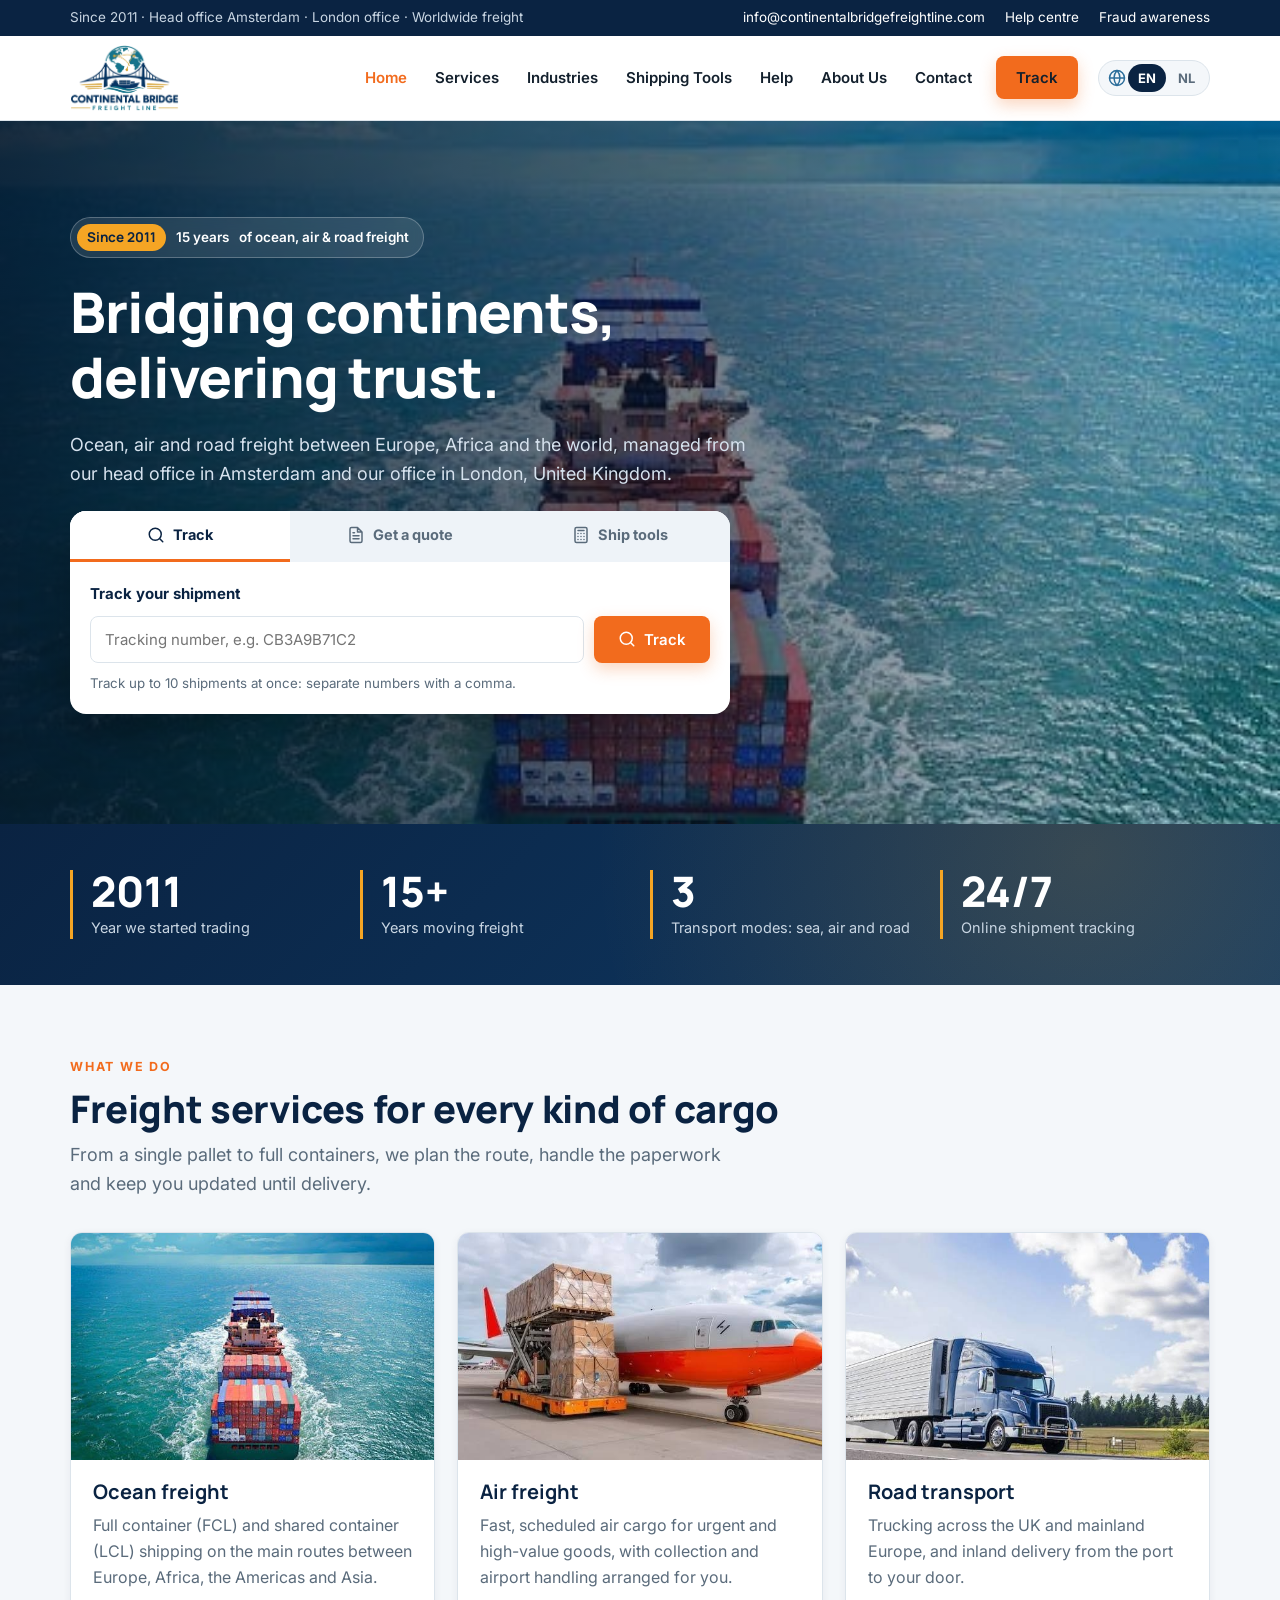
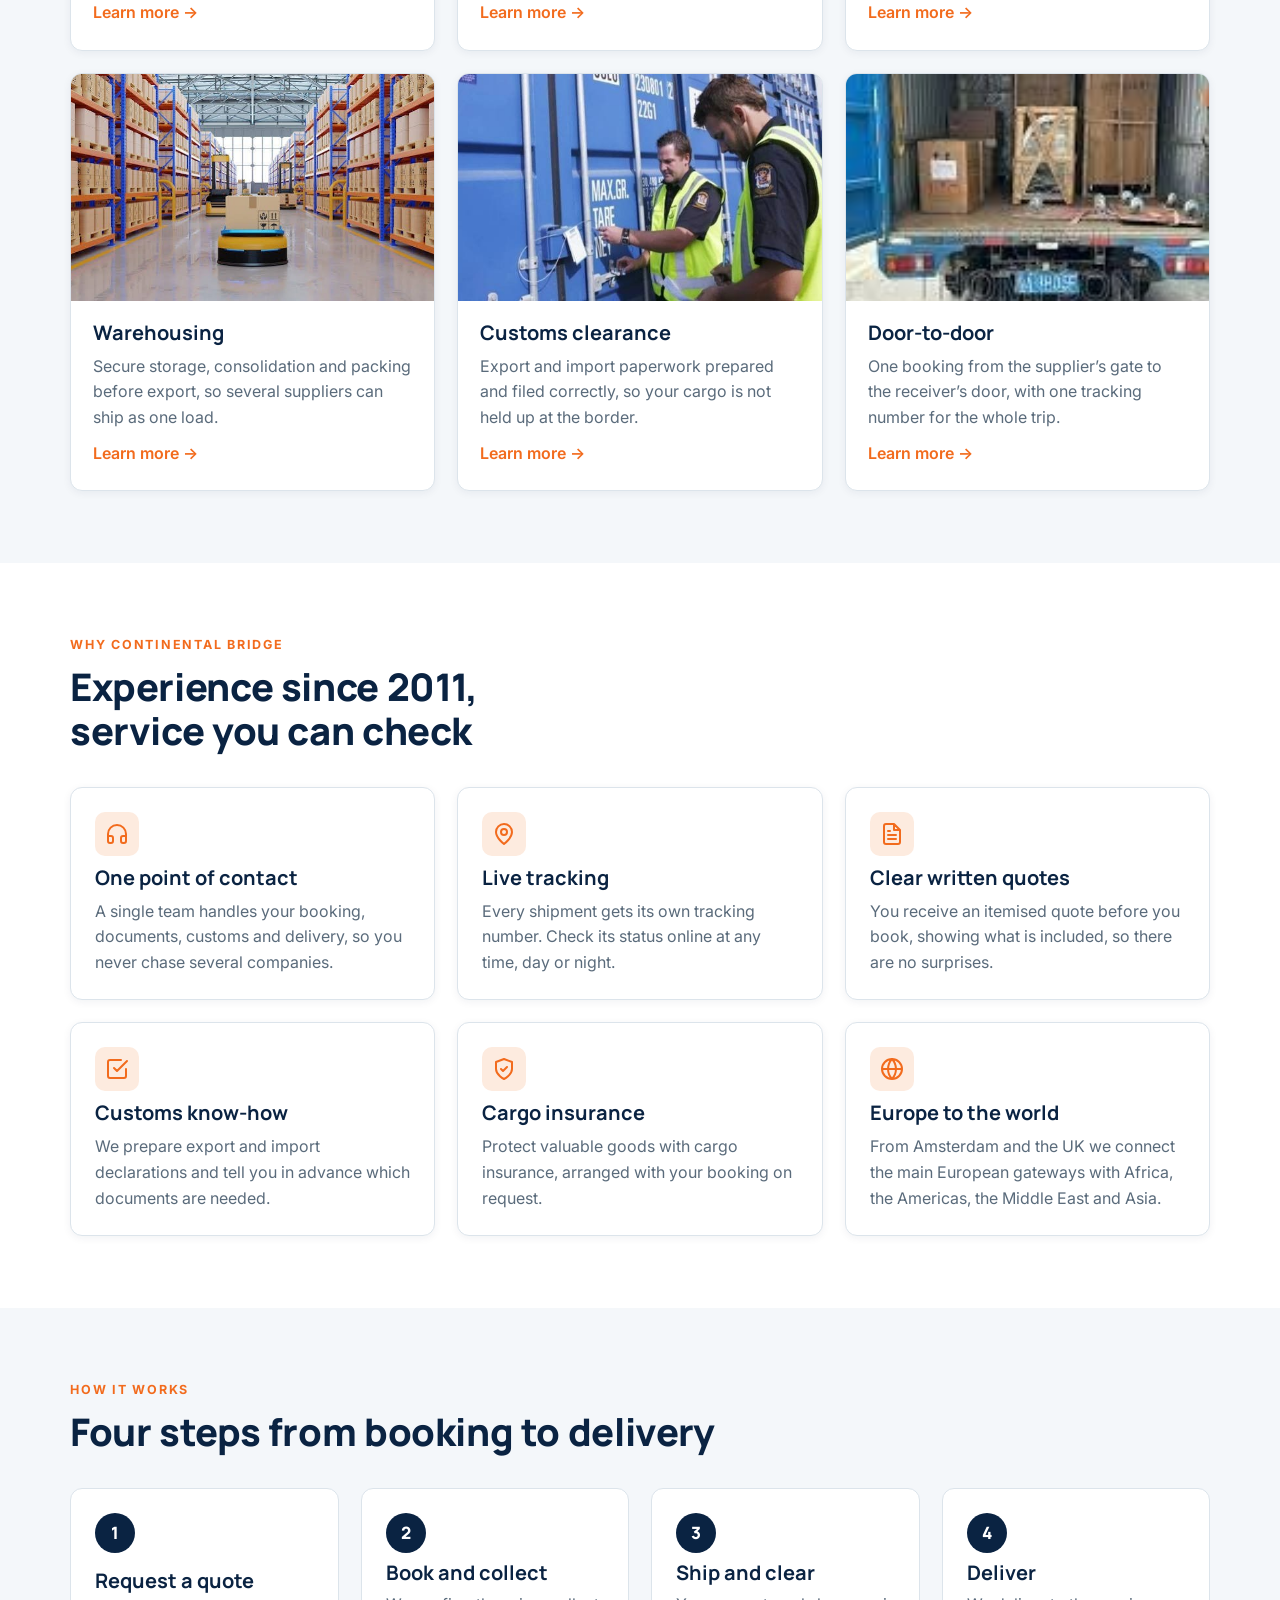
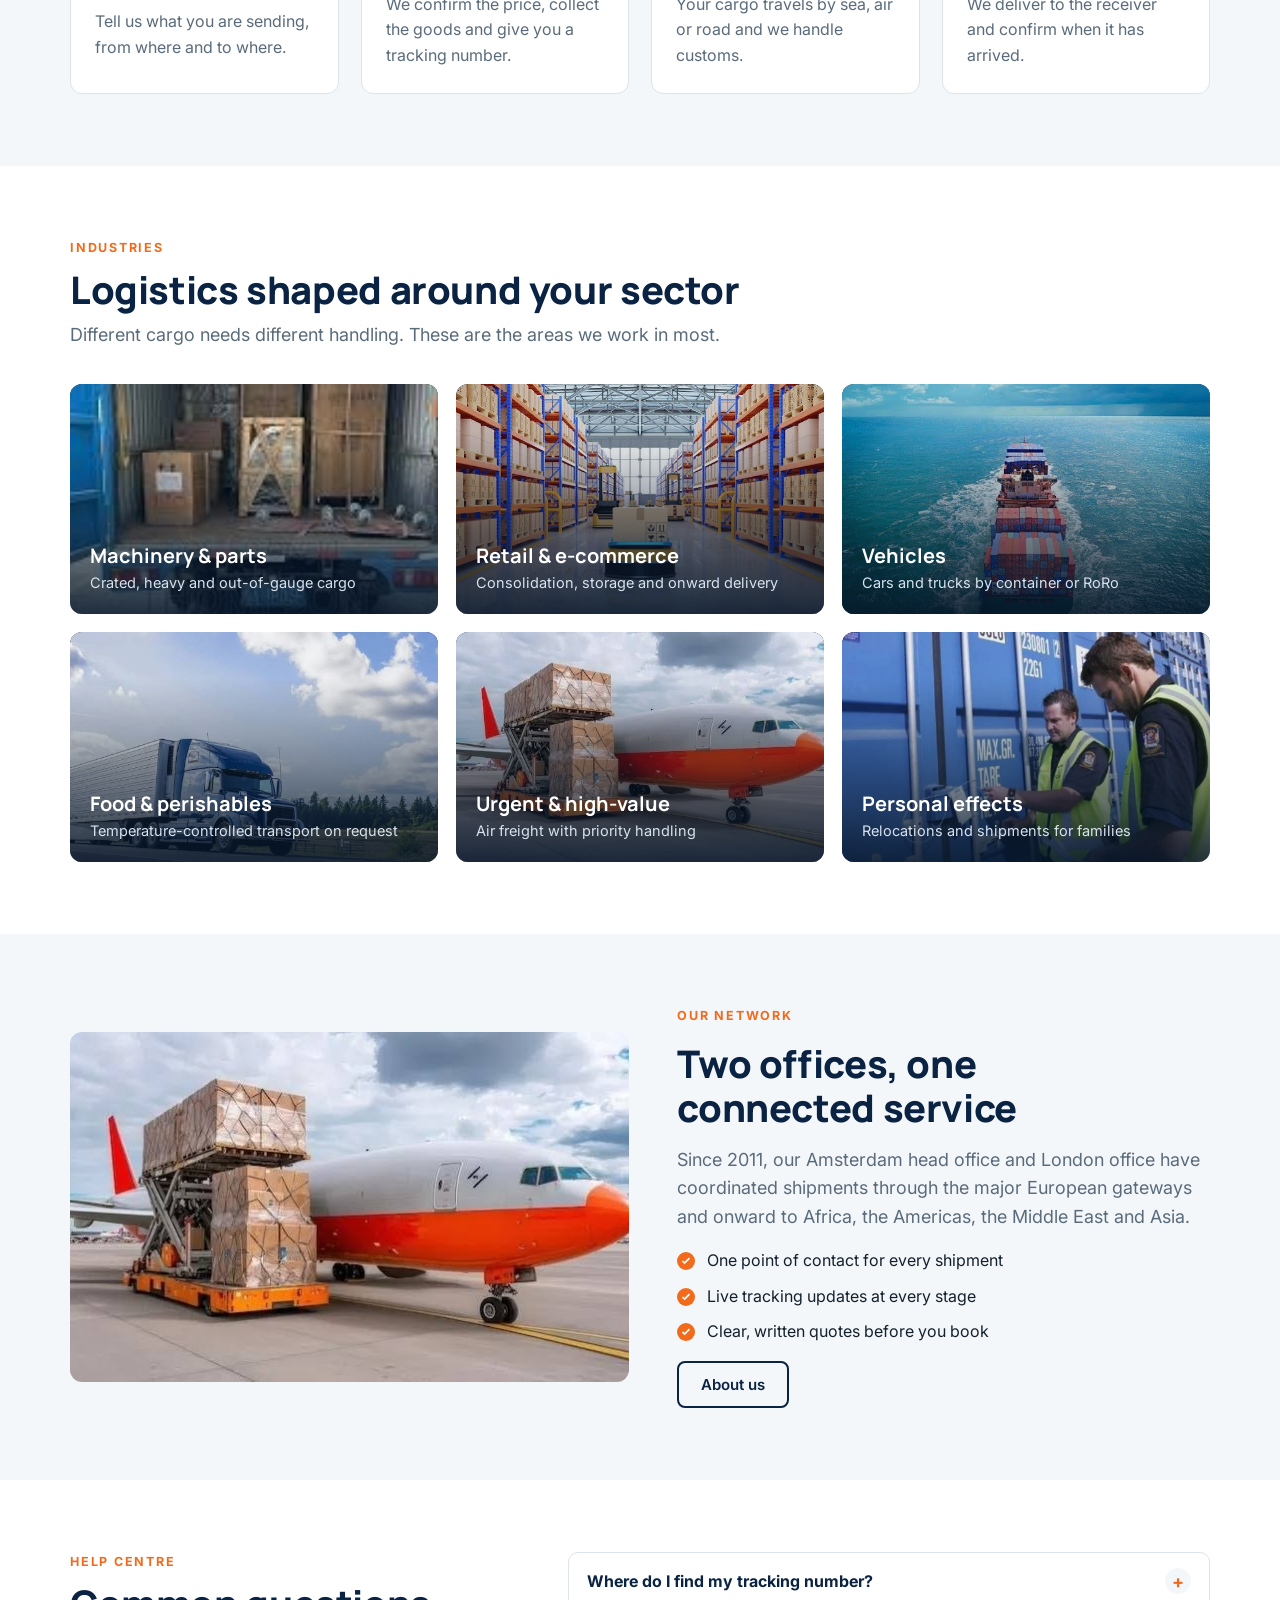
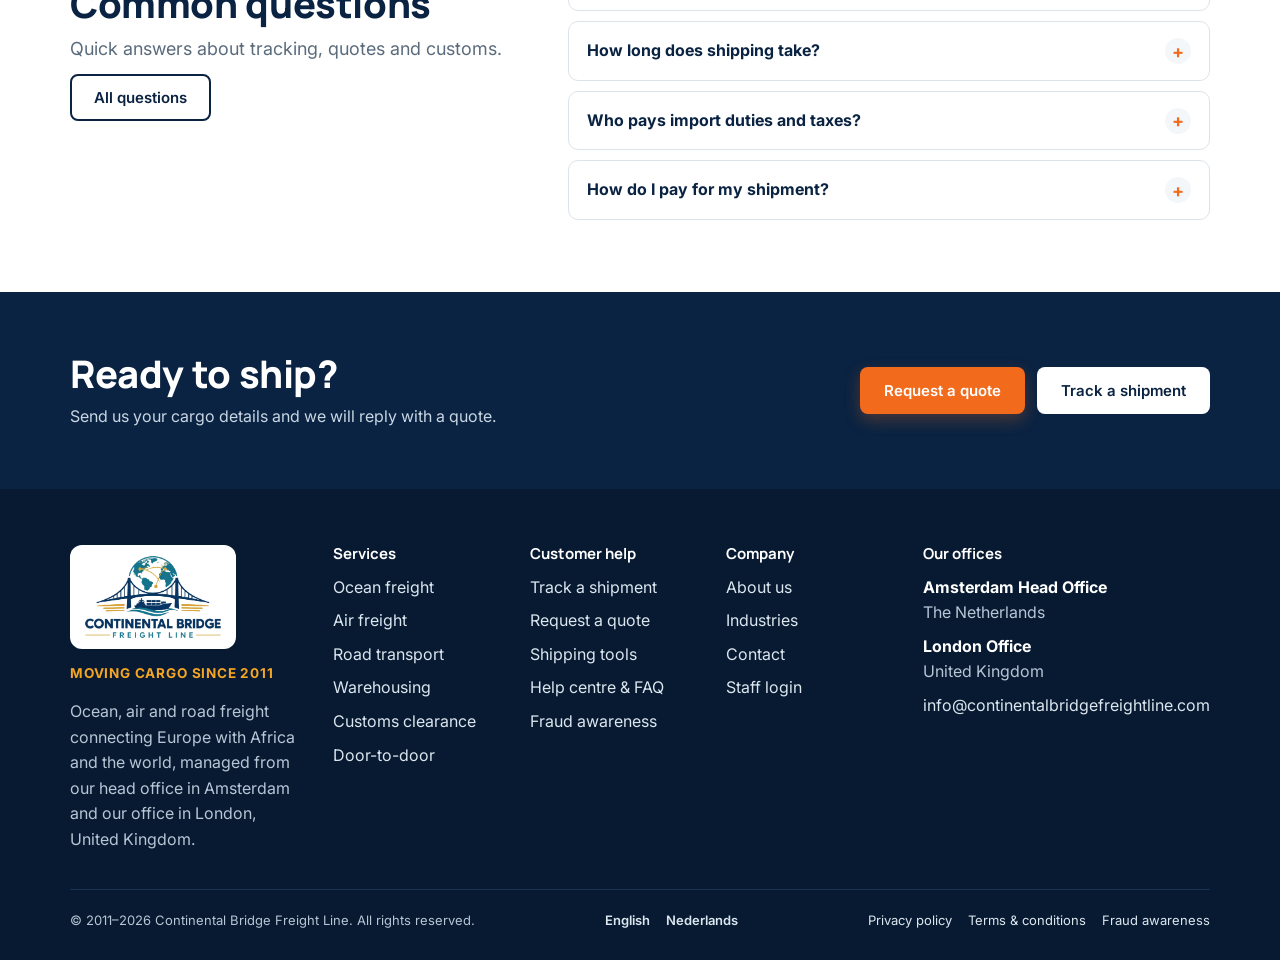
<file: index.html>
<!doctype html>
<html lang="en">
  <head>
    <meta charset="utf-8" />
    <meta name="viewport" content="width=device-width,initial-scale=1,viewport-fit=cover" />
    <title>Continental Bridge Freight Line | Ocean, Air &amp; Road Freight Since 2011</title>
    <meta name="description" content="Continental Bridge Freight Line: ocean, air and road freight since 2011 from our head office in Amsterdam and our office in London, United Kingdom. Track shipments online and request a quote." />
    <meta name="theme-color" content="#0a2342" />
    <meta property="og:type" content="website" />
    <meta property="og:site_name" content="Continental Bridge Freight Line" />
    <meta property="og:title" content="Continental Bridge Freight Line | Ocean, Air &amp; Road Freight Since 2011" />
    <meta property="og:description" content="Continental Bridge Freight Line: ocean, air and road freight since 2011 from our head office in Amsterdam and our office in London, United Kingdom. Track shipments online and request a quote." />
    <meta property="og:image" content="ocean-freight.jpg" />
    <link rel="icon" href="favicon.png" type="image/png" />
    <link rel="apple-touch-icon" href="apple-touch-icon.png" />
    <link rel="preconnect" href="https://fonts.googleapis.com" />
    <link rel="stylesheet" href="https://fonts.googleapis.com/css2?family=Inter:wght@400;500;600;700&family=Manrope:wght@600;700;800&display=swap" />
    <link rel="stylesheet" href="styles.css" />
    <script type="application/ld+json">
      {"@context":"https://schema.org","@type":"Organization","name":"Continental Bridge Freight Line","url":"https://www.continentalbridgefreightline.com/","logo":"https://www.continentalbridgefreightline.com/logo.png","foundingDate":"2011","email":"info@continentalbridgefreightline.com","description":"Ocean, air and road freight forwarding from its head office in Amsterdam and office in London, United Kingdom."}
    </script>
  </head>
  <body data-page="home">
    <div id="site-header"></div>
    <main id="main">
      <section class="hero">
        <img src="ocean-freight.jpg" alt="" width="1600" height="900" fetchpriority="high" />
        <div class="wrap">
          <span class="badge-since"><b>Since <span data-founded>2011</span></b><span data-years data-suffix=" years">15 years</span> of ocean, air &amp; road freight</span>
          <h1>Bridging continents, delivering trust.</h1>
          <p class="lead">
            Ocean, air and road freight between Europe, Africa and the world,
            managed from our head office in Amsterdam and our office in London, United Kingdom.
          </p>

          <div class="action-panel" id="actions">
            <div class="action-tabs" role="tablist" aria-label="What would you like to do?">
              <button role="tab" id="tab-track" aria-controls="pane-track" aria-selected="true"><svg class="ico" viewBox="0 0 24 24" aria-hidden="true"><path d="M11 19a8 8 0 1 0 0-16 8 8 0 0 0 0 16zM21 21l-4.3-4.3"/></svg><span>Track</span></button>
              <button role="tab" id="tab-quote" aria-controls="pane-quote" aria-selected="false" tabindex="-1"><svg class="ico" viewBox="0 0 24 24" aria-hidden="true"><path d="M14 2H6a2 2 0 0 0-2 2v16a2 2 0 0 0 2 2h12a2 2 0 0 0 2-2V8zM14 2v6h6M16 13H8M16 17H8M10 9H8"/></svg><span>Get a quote</span></button>
              <button role="tab" id="tab-tools" aria-controls="pane-tools" aria-selected="false" tabindex="-1"><svg class="ico" viewBox="0 0 24 24" aria-hidden="true"><path d="M6 2h12a2 2 0 0 1 2 2v16a2 2 0 0 1-2 2H6a2 2 0 0 1-2-2V4a2 2 0 0 1 2-2zM8 6h8M8 10h.01M12 10h.01M16 10h.01M8 14h.01M12 14h.01M16 14h.01M8 18h.01M12 18h.01M16 18h.01"/></svg><span>Ship tools</span></button>
            </div>

            <form class="action-body" id="pane-track" role="tabpanel" aria-labelledby="tab-track" action="track.html" method="get">
              <label for="hcode">Track your shipment</label>
              <div class="row">
                <input class="in" id="hcode" name="code" placeholder="Tracking number, e.g. CB3A9B71C2" autocomplete="off" required />
                <button class="btn btn-primary" type="submit"><svg class="ico" viewBox="0 0 24 24" aria-hidden="true"><path d="M11 19a8 8 0 1 0 0-16 8 8 0 0 0 0 16zM21 21l-4.3-4.3"/></svg>Track</button>
              </div>
              <small>Track up to 10 shipments at once: separate numbers with a comma.</small>
            </form>

            <form class="action-body" id="pane-quote" role="tabpanel" aria-labelledby="tab-quote" action="contact.html" method="get" hidden>
              <label for="qq-from">Where is your cargo going?</label>
              <div class="row">
                <input class="in" id="qq-from" name="from" placeholder="From (city, country)" autocomplete="off" />
                <input class="in" id="qq-to" name="to" placeholder="To (city, country)" autocomplete="off" />
              </div>
              <div class="row">
                <select class="in" name="mode" aria-label="Transport">
                  <option value="Ocean freight">By sea</option>
                  <option value="Air freight">By air</option>
                  <option value="Road transport">By road</option>
                  <option value="Not sure">Not sure yet</option>
                </select>
                <button class="btn btn-primary" type="submit">Continue →</button>
              </div>
              <small>No account needed. We reply with a written quote by email.</small>
            </form>

            <div class="action-body" id="pane-tools" role="tabpanel" aria-labelledby="tab-tools" hidden>
              <label>Plan your shipment</label>
              <div class="quick">
                <a class="chip" href="tools.html#volumetric"><svg class="ico" viewBox="0 0 24 24" aria-hidden="true"><path d="M21 8a2 2 0 0 0-1-1.73l-7-4a2 2 0 0 0-2 0l-7 4A2 2 0 0 0 3 8v8a2 2 0 0 0 1 1.73l7 4a2 2 0 0 0 2 0l7-4A2 2 0 0 0 21 16zM3.3 7 12 12l8.7-5M12 22V12"/></svg>Volumetric weight</a>
                <a class="chip" href="tools.html#cbm"><svg class="ico" viewBox="0 0 24 24" aria-hidden="true"><path d="M6 2h12a2 2 0 0 1 2 2v16a2 2 0 0 1-2 2H6a2 2 0 0 1-2-2V4a2 2 0 0 1 2-2zM8 6h8M8 10h.01M12 10h.01M16 10h.01M8 14h.01M12 14h.01M16 14h.01M8 18h.01M12 18h.01M16 18h.01"/></svg>CBM calculator</a>
                <a class="chip" href="tools.html#containers"><svg class="ico" viewBox="0 0 24 24" aria-hidden="true"><path d="M2 20a2.4 2.4 0 0 0 2 1 2.4 2.4 0 0 0 2-1 2.4 2.4 0 0 1 2-1 2.4 2.4 0 0 1 2 1 2.4 2.4 0 0 0 2 1 2.4 2.4 0 0 0 2-1 2.4 2.4 0 0 1 2-1 2.4 2.4 0 0 1 2 1 2.4 2.4 0 0 0 2 1 2.4 2.4 0 0 0 2-1M19.38 20A11.6 11.6 0 0 0 21 14l-9-4-9 4c0 2.9.94 5.34 2.81 7.76M19 13V7a2 2 0 0 0-2-2H7a2 2 0 0 0-2 2v6M12 10v4M12 2v3"/></svg>Container sizes</a>
                <a class="chip" href="tools.html#incoterms"><svg class="ico" viewBox="0 0 24 24" aria-hidden="true"><path d="M14 2H6a2 2 0 0 0-2 2v16a2 2 0 0 0 2 2h12a2 2 0 0 0 2-2V8zM14 2v6h6M16 13H8M16 17H8M10 9H8"/></svg>Incoterms</a>
                <a class="chip" href="tools.html#documents"><svg class="ico" viewBox="0 0 24 24" aria-hidden="true"><path d="M9 11l3 3L22 4M21 12v7a2 2 0 0 1-2 2H5a2 2 0 0 1-2-2V5a2 2 0 0 1 2-2h11"/></svg>Document checklist</a>
                <a class="chip" href="tools.html#restricted"><svg class="ico" viewBox="0 0 24 24" aria-hidden="true"><path d="M10.3 3.9 1.8 18a2 2 0 0 0 1.7 3h17a2 2 0 0 0 1.7-3L13.7 3.9a2 2 0 0 0-3.4 0zM12 9v4M12 17h.01"/></svg>Restricted items</a>
              </div>
            </div>
          </div>
        </div>
      </section>

      <section class="stats" aria-label="Company facts">
        <div class="wrap">
          <div class="stat"><b data-founded>2011</b><span>Year we started trading</span></div>
          <div class="stat"><b data-years data-suffix="+">15+</b><span>Years moving freight</span></div>
          <div class="stat"><b>3</b><span>Transport modes: sea, air and road</span></div>
          <div class="stat"><b>24/7</b><span>Online shipment tracking</span></div>
        </div>
      </section>

      <section class="section">
        <div class="wrap">
          <div class="section-head">
            <span class="eyebrow">What we do</span>
            <h2>Freight services for every kind of cargo</h2>
            <p class="lead">
              From a single pallet to full containers, we plan the route, handle
              the paperwork and keep you updated until delivery.
            </p>
          </div>
          <div class="grid g3">
            <article class="card">
              <div class="pic"><img src="ocean-freight.jpg" alt="Container ship at sea" loading="lazy" width="800" height="500" /></div>
              <div class="body">
                <h3>Ocean freight</h3>
                <p>Full container (FCL) and shared container (LCL) shipping on the main routes between Europe, Africa, the Americas and Asia.</p>
                <a class="more" href="services.html#ocean">Learn more →</a>
              </div>
            </article>
            <article class="card">
              <div class="pic"><img src="air-freight.jpg" alt="Cargo being loaded onto an aircraft" loading="lazy" width="800" height="500" /></div>
              <div class="body">
                <h3>Air freight</h3>
                <p>Fast, scheduled air cargo for urgent and high-value goods, with collection and airport handling arranged for you.</p>
                <a class="more" href="services.html#air">Learn more →</a>
              </div>
            </article>
            <article class="card">
              <div class="pic"><img src="road-freight.jpg" alt="Lorry on the motorway" loading="lazy" width="800" height="500" /></div>
              <div class="body">
                <h3>Road transport</h3>
                <p>Trucking across the UK and mainland Europe, and inland delivery from the port to your door.</p>
                <a class="more" href="services.html#road">Learn more →</a>
              </div>
            </article>
            <article class="card">
              <div class="pic"><img src="warehouse.jpg" alt="Warehouse aisles with stored goods" loading="lazy" width="800" height="500" /></div>
              <div class="body">
                <h3>Warehousing</h3>
                <p>Secure storage, consolidation and packing before export, so several suppliers can ship as one load.</p>
                <a class="more" href="services.html#warehouse">Learn more →</a>
              </div>
            </article>
            <article class="card">
              <div class="pic"><img src="customs.jpg" alt="Officers inspecting a sealed container" loading="lazy" width="800" height="500" /></div>
              <div class="body">
                <h3>Customs clearance</h3>
                <p>Export and import paperwork prepared and filed correctly, so your cargo is not held up at the border.</p>
                <a class="more" href="services.html#customs">Learn more →</a>
              </div>
            </article>
            <article class="card">
              <div class="pic"><img src="door-to-door.jpg" alt="Truck loaded with crated cargo" loading="lazy" width="800" height="500" /></div>
              <div class="body">
                <h3>Door-to-door</h3>
                <p>One booking from the supplier’s gate to the receiver’s door, with one tracking number for the whole trip.</p>
                <a class="more" href="services.html#door">Learn more →</a>
              </div>
            </article>
          </div>
        </div>
      </section>

      <section class="section alt">
        <div class="wrap">
          <div class="section-head">
            <span class="eyebrow">Why Continental Bridge</span>
            <h2>Experience since <span data-founded>2011</span>, service you can check</h2>
          </div>
          <div class="features">
            <div class="feature"><span class="icon"><svg class="" viewBox="0 0 24 24" aria-hidden="true"><path d="M3 18v-6a9 9 0 0 1 18 0v6M21 19a2 2 0 0 1-2 2h-1a2 2 0 0 1-2-2v-3a2 2 0 0 1 2-2h3zM3 19a2 2 0 0 0 2 2h1a2 2 0 0 0 2-2v-3a2 2 0 0 0-2-2H3z"/></svg></span><h3>One point of contact</h3><p>A single team handles your booking, documents, customs and delivery, so you never chase several companies.</p></div>
            <div class="feature"><span class="icon"><svg class="" viewBox="0 0 24 24" aria-hidden="true"><path d="M20 10c0 6-8 12-8 12s-8-6-8-12a8 8 0 0 1 16 0zM12 13a3 3 0 1 0 0-6 3 3 0 0 0 0 6z"/></svg></span><h3>Live tracking</h3><p>Every shipment gets its own tracking number. Check its status online at any time, day or night.</p></div>
            <div class="feature"><span class="icon"><svg class="" viewBox="0 0 24 24" aria-hidden="true"><path d="M14 2H6a2 2 0 0 0-2 2v16a2 2 0 0 0 2 2h12a2 2 0 0 0 2-2V8zM14 2v6h6M16 13H8M16 17H8M10 9H8"/></svg></span><h3>Clear written quotes</h3><p>You receive an itemised quote before you book, showing what is included, so there are no surprises.</p></div>
            <div class="feature"><span class="icon"><svg class="" viewBox="0 0 24 24" aria-hidden="true"><path d="M9 11l3 3L22 4M21 12v7a2 2 0 0 1-2 2H5a2 2 0 0 1-2-2V5a2 2 0 0 1 2-2h11"/></svg></span><h3>Customs know-how</h3><p>We prepare export and import declarations and tell you in advance which documents are needed.</p></div>
            <div class="feature"><span class="icon"><svg class="" viewBox="0 0 24 24" aria-hidden="true"><path d="M12 22s8-4 8-10V5l-8-3-8 3v7c0 6 8 10 8 10zM9 12l2 2 4-4"/></svg></span><h3>Cargo insurance</h3><p>Protect valuable goods with cargo insurance, arranged with your booking on request.</p></div>
            <div class="feature"><span class="icon"><svg class="" viewBox="0 0 24 24" aria-hidden="true"><path d="M12 22a10 10 0 1 0 0-20 10 10 0 0 0 0 20zM2 12h20M12 2a15.3 15.3 0 0 1 4 10 15.3 15.3 0 0 1-4 10 15.3 15.3 0 0 1-4-10 15.3 15.3 0 0 1 4-10z"/></svg></span><h3>Europe to the world</h3><p>From Amsterdam and the UK we connect the main European gateways with Africa, the Americas, the Middle East and Asia.</p></div>
          </div>
        </div>
      </section>

      <section class="section">
        <div class="wrap">
          <div class="section-head">
            <span class="eyebrow">How it works</span>
            <h2>Four steps from booking to delivery</h2>
          </div>
          <div class="grid g4 steps">
            <div class="stepc"><h3>Request a quote</h3><p>Tell us what you are sending, from where and to where.</p></div>
            <div class="stepc"><h3>Book and collect</h3><p>We confirm the price, collect the goods and give you a tracking number.</p></div>
            <div class="stepc"><h3>Ship and clear</h3><p>Your cargo travels by sea, air or road and we handle customs.</p></div>
            <div class="stepc"><h3>Deliver</h3><p>We deliver to the receiver and confirm when it has arrived.</p></div>
          </div>
        </div>
      </section>

      <section class="section alt">
        <div class="wrap">
          <div class="section-head">
            <span class="eyebrow">Industries</span>
            <h2>Logistics shaped around your sector</h2>
            <p class="lead">Different cargo needs different handling. These are the areas we work in most.</p>
          </div>
          <div class="tiles">
            <a class="tile" href="industries.html#machinery"><img src="door-to-door.jpg" alt="" loading="lazy" /><div class="t"><h3>Machinery &amp; parts</h3><p>Crated, heavy and out-of-gauge cargo</p></div></a>
            <a class="tile" href="industries.html#retail"><img src="warehouse.jpg" alt="" loading="lazy" /><div class="t"><h3>Retail &amp; e-commerce</h3><p>Consolidation, storage and onward delivery</p></div></a>
            <a class="tile" href="industries.html#vehicles"><img src="ocean-freight.jpg" alt="" loading="lazy" /><div class="t"><h3>Vehicles</h3><p>Cars and trucks by container or RoRo</p></div></a>
            <a class="tile" href="industries.html#perishables"><img src="road-freight.jpg" alt="" loading="lazy" /><div class="t"><h3>Food &amp; perishables</h3><p>Temperature-controlled transport on request</p></div></a>
            <a class="tile" href="industries.html#urgent"><img src="air-freight.jpg" alt="" loading="lazy" /><div class="t"><h3>Urgent &amp; high-value</h3><p>Air freight with priority handling</p></div></a>
            <a class="tile" href="industries.html#personal"><img src="customs.jpg" alt="" loading="lazy" /><div class="t"><h3>Personal effects</h3><p>Relocations and shipments for families</p></div></a>
          </div>
        </div>
      </section>

      <section class="section">
        <div class="wrap split">
          <img src="air-freight.jpg" alt="Cargo being loaded onto a freight aircraft" width="1200" height="600" loading="lazy" />
          <div class="text">
            <span class="eyebrow">Our network</span>
            <h2>Two offices, one connected service</h2>
            <p class="lead">
              Since <span data-founded>2011</span>, our Amsterdam head office and London office have coordinated shipments
              through the major European gateways and onward to Africa, the
              Americas, the Middle East and Asia.
            </p>
            <ul class="ticks">
              <li>One point of contact for every shipment</li>
              <li>Live tracking updates at every stage</li>
              <li>Clear, written quotes before you book</li>
            </ul>
            <div><a class="btn btn-outline" href="about.html">About us</a></div>
          </div>
        </div>
      </section>

      <section class="section alt">
        <div class="wrap with-side faq-split">
          <div class="section-head" style="margin: 0">
            <span class="eyebrow">Help centre</span>
            <h2>Common questions</h2>
            <p class="lead">Quick answers about tracking, quotes and customs.</p>
            <div><a class="btn btn-outline" href="help.html">All questions</a></div>
          </div>
          <div class="faq">
            <details><summary>Where do I find my tracking number?</summary><div class="a"><p>It is on your booking confirmation and receipt. It starts with <b>CB</b> followed by letters and numbers. Enter it on the <a href="track.html">tracking page</a>.</p></div></details>
            <details><summary>How long does shipping take?</summary><div class="a"><p>It depends on the route and transport. As a guide, air freight takes a few days, road freight within Europe a few days to a week, and ocean freight several weeks. Your quote shows the expected transit time.</p></div></details>
            <details><summary>Who pays import duties and taxes?</summary><div class="a"><p>It depends on the Incoterm agreed between buyer and seller. Usually the receiver pays import duties and VAT. See our <a href="tools.html#incoterms">Incoterms guide</a>.</p></div></details>
            <details><summary>How do I pay for my shipment?</summary><div class="a"><p>We send an invoice by email from our company address with our bank details. We never ask for payment by gift card, cryptocurrency or money transfer apps. <a href="fraud.html">Read our fraud advice</a>.</p></div></details>
          </div>
        </div>
      </section>

      <section class="band">
        <div class="wrap">
          <div style="display: grid; gap: 8px">
            <h2>Ready to ship?</h2>
            <p>Send us your cargo details and we will reply with a quote.</p>
          </div>
          <div style="display: flex; gap: 12px; flex-wrap: wrap">
            <a class="btn btn-primary" href="contact.html#quote">Request a quote</a><a class="btn btn-light" href="track.html">Track a shipment</a>
          </div>
        </div>
      </section>

    </main>
    <div id="site-footer"></div>
    <script src="config.js"></script>
    <script src="nl.js"></script>
    <script src="i18n.js"></script>
    <script src="site.js"></script>
  </body>
</html>
</file>
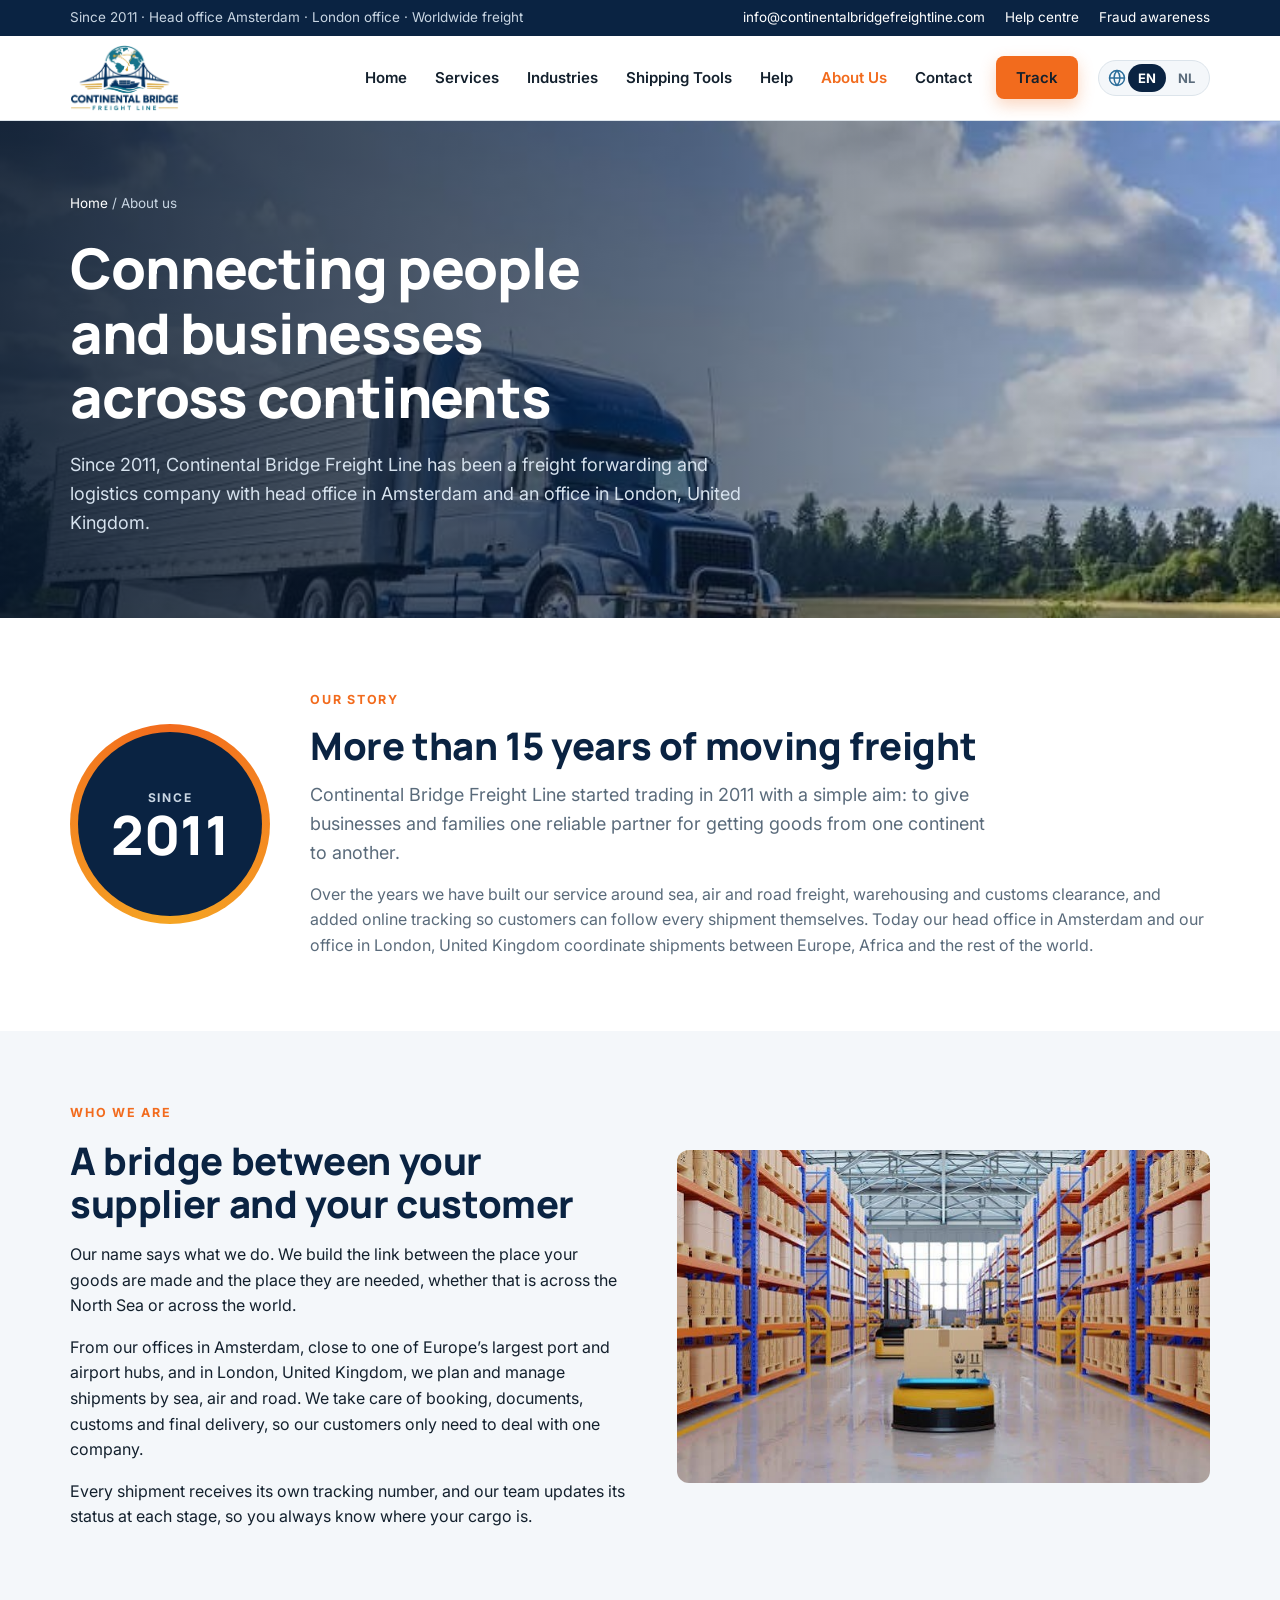
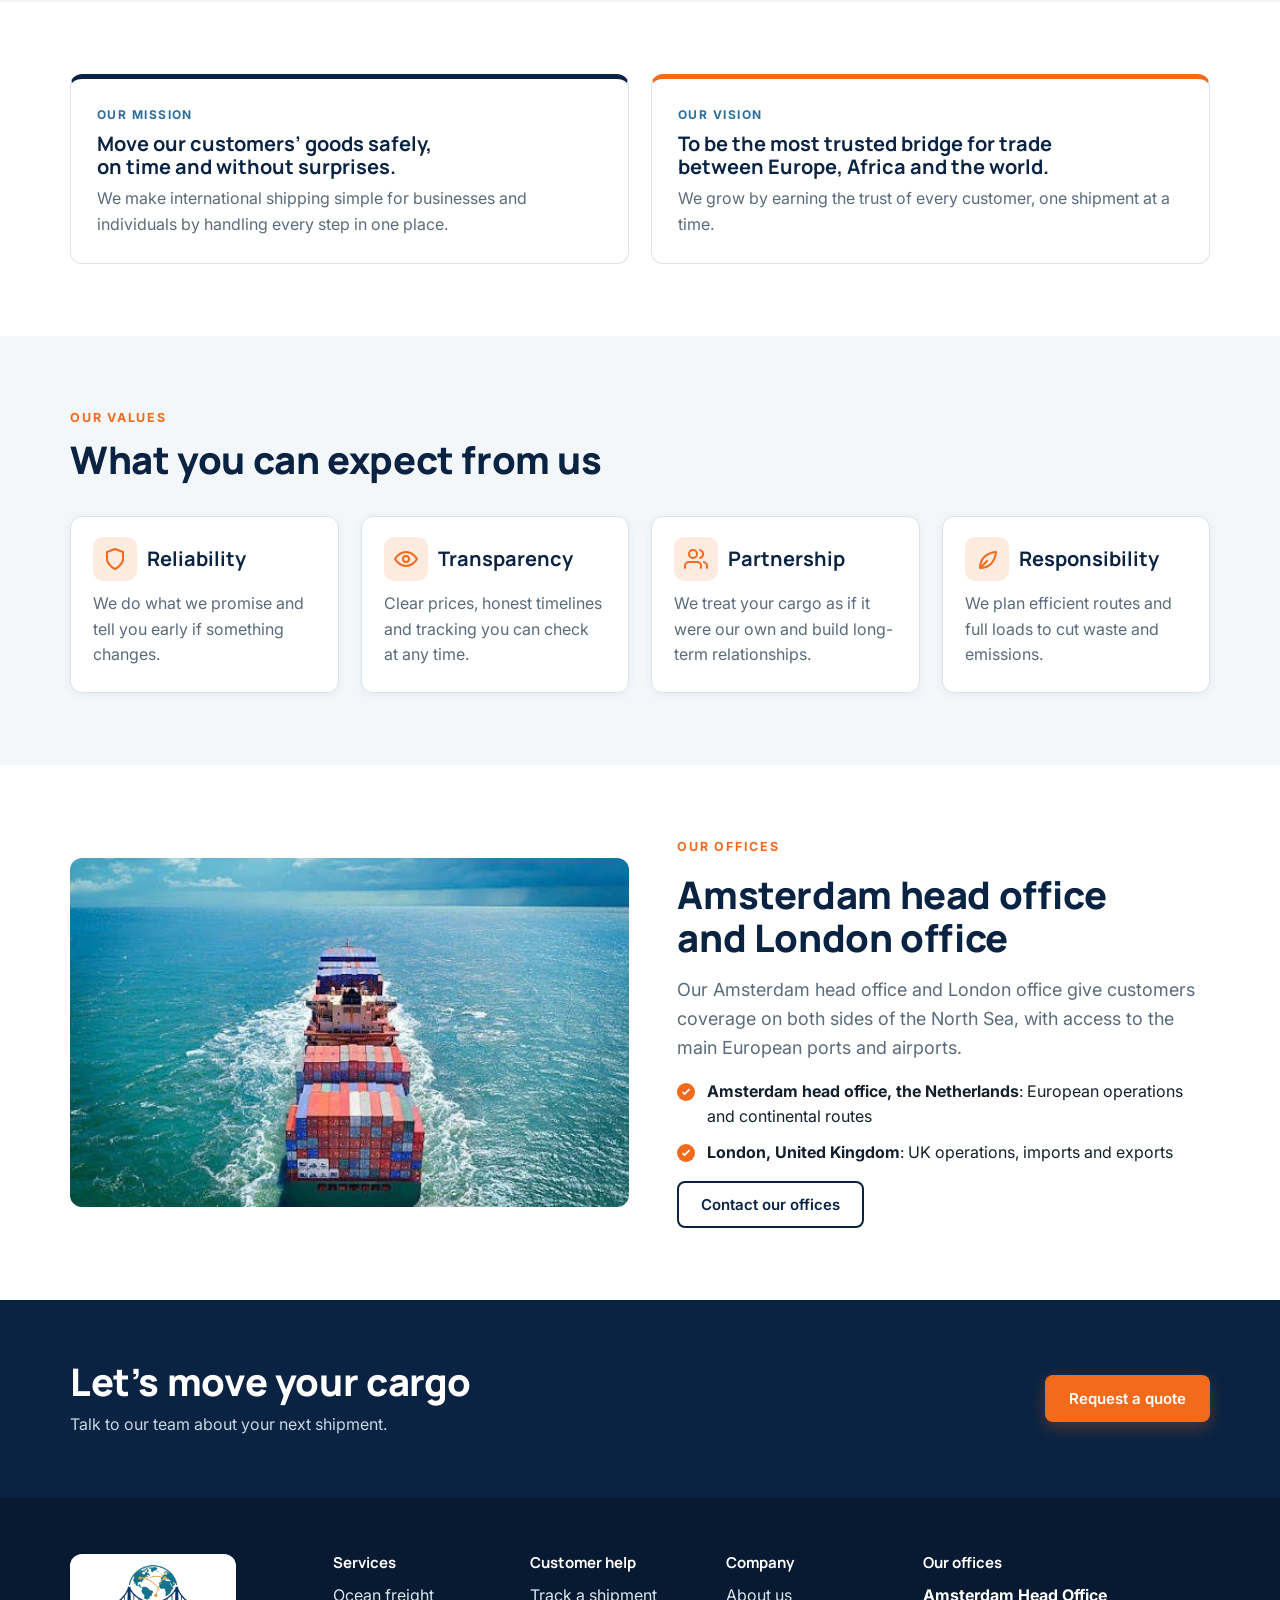
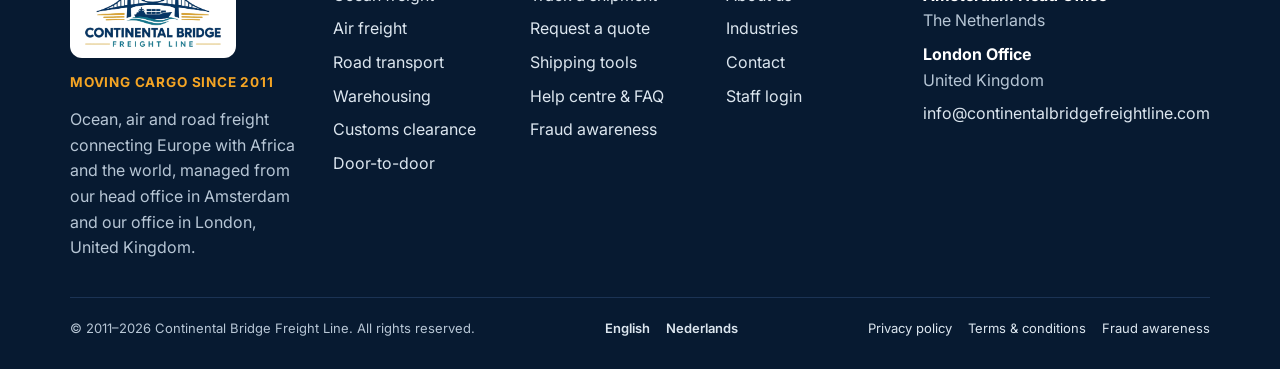
<file: about.html>
<!doctype html>
<html lang="en">
  <head>
    <meta charset="utf-8" />
    <meta
      name="viewport"
      content="width=device-width,initial-scale=1,viewport-fit=cover"
    />
    <title>About Us | Continental Bridge Freight Line</title>
    <meta
      name="description"
      content="Who we are: Continental Bridge Freight Line, freight forwarding and logistics with head office in Amsterdam and our office in London, United Kingdom."
    />
    <meta
      property="og:title"
      content="About Us | Continental Bridge Freight Line"
    />
    <meta
      property="og:description"
      content="Who we are: Continental Bridge Freight Line, freight forwarding and logistics with head office in Amsterdam and our office in London, United Kingdom."
    />
    <meta property="og:image" content="ocean-freight.jpg" />
    <link rel="icon" href="favicon.png" type="image/png" />
    <link rel="apple-touch-icon" href="apple-touch-icon.png" />
    <link rel="preconnect" href="https://fonts.googleapis.com" />
    <link
      rel="stylesheet"
      href="https://fonts.googleapis.com/css2?family=Inter:wght@400;500;600;700&family=Manrope:wght@600;700;800&display=swap"
    />
    <link rel="stylesheet" href="styles.css" />
  </head>
  <body data-page="about">
    <div id="site-header"></div>
    <main id="main">
      <section class="hero page-hero">
        <img src="road-freight.jpg" alt="" width="1200" height="600" />
        <div class="wrap">
          <nav class="crumbs" aria-label="Breadcrumb"><a href="index.html">Home</a> / About us</nav>
          <h1>Connecting people and businesses across continents</h1>
          <p class="lead">
            Since <span data-founded>2011</span>, Continental Bridge Freight Line has been a freight forwarding and
            logistics company with head office in Amsterdam and an office in London, United
            Kingdom.
          </p>
        </div>
      </section>

      <section class="section alt">
        <div class="wrap story">
          <div class="year-badge" aria-hidden="true"><div><small>Since</small><b data-founded>2011</b></div></div>
          <div style="display: grid; gap: 14px">
            <span class="eyebrow">Our story</span>
            <h2>More than <span data-years>15</span> years of moving freight</h2>
            <p class="lead">
              Continental Bridge Freight Line started trading in <span data-founded>2011</span> with a simple aim: to give
              businesses and families one reliable partner for getting goods from one continent to another.
            </p>
            <p style="color: var(--muted)">
              Over the years we have built our service around sea, air and road freight, warehousing and customs
              clearance, and added online tracking so customers can follow every shipment themselves. Today our
              head office in Amsterdam and our office in London, United Kingdom coordinate shipments between Europe, Africa and the rest of the world.
            </p>
          </div>
        </div>
      </section>

      <section class="section">
        <div class="wrap split">
          <div class="text">
            <span class="eyebrow">Who we are</span>
            <h2>A bridge between your supplier and your customer</h2>
            <p>
              Our name says what we do. We build the link between the place your
              goods are made and the place they are needed, whether that is
              across the North Sea or across the world.
            </p>
            <p>
              From our offices in Amsterdam, close to one of Europe’s largest
              port and airport hubs, and in London, United Kingdom, we plan and
              manage shipments by sea, air and road. We take care of booking,
              documents, customs and final delivery, so our customers only need
              to deal with one company.
            </p>
            <p>
              Every shipment receives its own tracking number, and our team
              updates its status at each stage, so you always know where your
              cargo is.
            </p>
          </div>
          <img
            src="warehouse.jpg"
            alt="Goods stored and prepared for export in our warehouse"
            width="800"
            height="500"
            loading="lazy"
          />
        </div>
      </section>

      <section class="section alt">
        <div class="wrap">
          <div class="grid g2">
            <div class="office" style="border-top-color: var(--navy)">
              <span class="tag">Our mission</span>
              <h3>
                Move our customers’ goods safely, on time and without surprises.
              </h3>
              <p style="color: var(--muted)">
                We make international shipping simple for businesses and
                individuals by handling every step in one place.
              </p>
            </div>
            <div class="office">
              <span class="tag">Our vision</span>
              <h3>
                To be the most trusted bridge for trade between Europe, Africa
                and the world.
              </h3>
              <p style="color: var(--muted)">
                We grow by earning the trust of every customer, one shipment at
                a time.
              </p>
            </div>
          </div>
        </div>
      </section>

      <section class="section values">
        <div class="wrap">
          <div class="section-head">
            <span class="eyebrow">Our values</span>
            <h2>What you can expect from us</h2>
          </div>
          <div class="grid g4">
            <article class="card">
              <div class="body">
                <h3>
                  <span class="icon"
                    ><svg viewBox="0 0 24 24" aria-hidden="true">
                      <path
                        d="M12 22s8-4 8-10V5l-8-3-8 3v7c0 6 8 10 8 10z"
                      /></svg></span
                  >Reliability
                </h3>
                <p>
                  We do what we promise and tell you early if something changes.
                </p>
              </div>
            </article>
            <article class="card">
              <div class="body">
                <h3>
                  <span class="icon"
                    ><svg viewBox="0 0 24 24" aria-hidden="true">
                      <path
                        d="M1 12s4-7 11-7 11 7 11 7-4 7-11 7S1 12 1 12zM12 15a3 3 0 1 0 0-6 3 3 0 0 0 0 6z"
                      /></svg></span
                  >Transparency
                </h3>
                <p>
                  Clear prices, honest timelines and tracking you can check at
                  any time.
                </p>
              </div>
            </article>
            <article class="card">
              <div class="body">
                <h3>
                  <span class="icon"
                    ><svg viewBox="0 0 24 24" aria-hidden="true">
                      <path
                        d="M17 21v-2a4 4 0 0 0-4-4H5a4 4 0 0 0-4 4v2M9 11a4 4 0 1 0 0-8 4 4 0 0 0 0 8zM23 21v-2a4 4 0 0 0-3-3.9M16 3.1a4 4 0 0 1 0 7.8"
                      /></svg></span
                  >Partnership
                </h3>
                <p>
                  We treat your cargo as if it were our own and build long-term
                  relationships.
                </p>
              </div>
            </article>
            <article class="card">
              <div class="body">
                <h3>
                  <span class="icon"
                    ><svg viewBox="0 0 24 24" aria-hidden="true">
                      <path
                        d="M5 21c0-9 6-15 16-16-1 10-7 16-16 16zM5 21l7-7"
                      /></svg></span
                  >Responsibility
                </h3>
                <p>
                  We plan efficient routes and full loads to cut waste and
                  emissions.
                </p>
              </div>
            </article>
          </div>
        </div>
      </section>

      <section class="section alt">
        <div class="wrap split">
          <img
            src="ocean-freight.jpg"
            alt="Container ship carrying cargo across the ocean"
            width="1200"
            height="600"
            loading="lazy"
          />
          <div class="text">
            <span class="eyebrow">Our offices</span>
            <h2>Amsterdam head office and London office</h2>
            <p class="lead">
              Our Amsterdam head office and London office give customers coverage on both sides of the
              North Sea, with access to the main European ports and airports.
            </p>
            <ul class="ticks">
              <li>
                <b>Amsterdam head office, the Netherlands</b>: European operations and
                continental routes
              </li>
              <li><b>London, United Kingdom</b>: UK operations, imports and exports</li>
            </ul>
            <div>
              <a class="btn btn-outline" href="contact.html"
                >Contact our offices</a
              >
            </div>
          </div>
        </div>
      </section>

      <section class="band">
        <div class="wrap">
          <div style="display: grid; gap: 8px">
            <h2>Let’s move your cargo</h2>
            <p>Talk to our team about your next shipment.</p>
          </div>
          <a class="btn btn-primary" href="contact.html#quote"
            >Request a quote</a
          >
        </div>
      </section>
    </main>
    <div id="site-footer"></div>
    <script src="config.js"></script>
    <script src="nl.js"></script>
    <script src="i18n.js"></script>
    <script src="site.js"></script>
  </body>
</html>
</file>
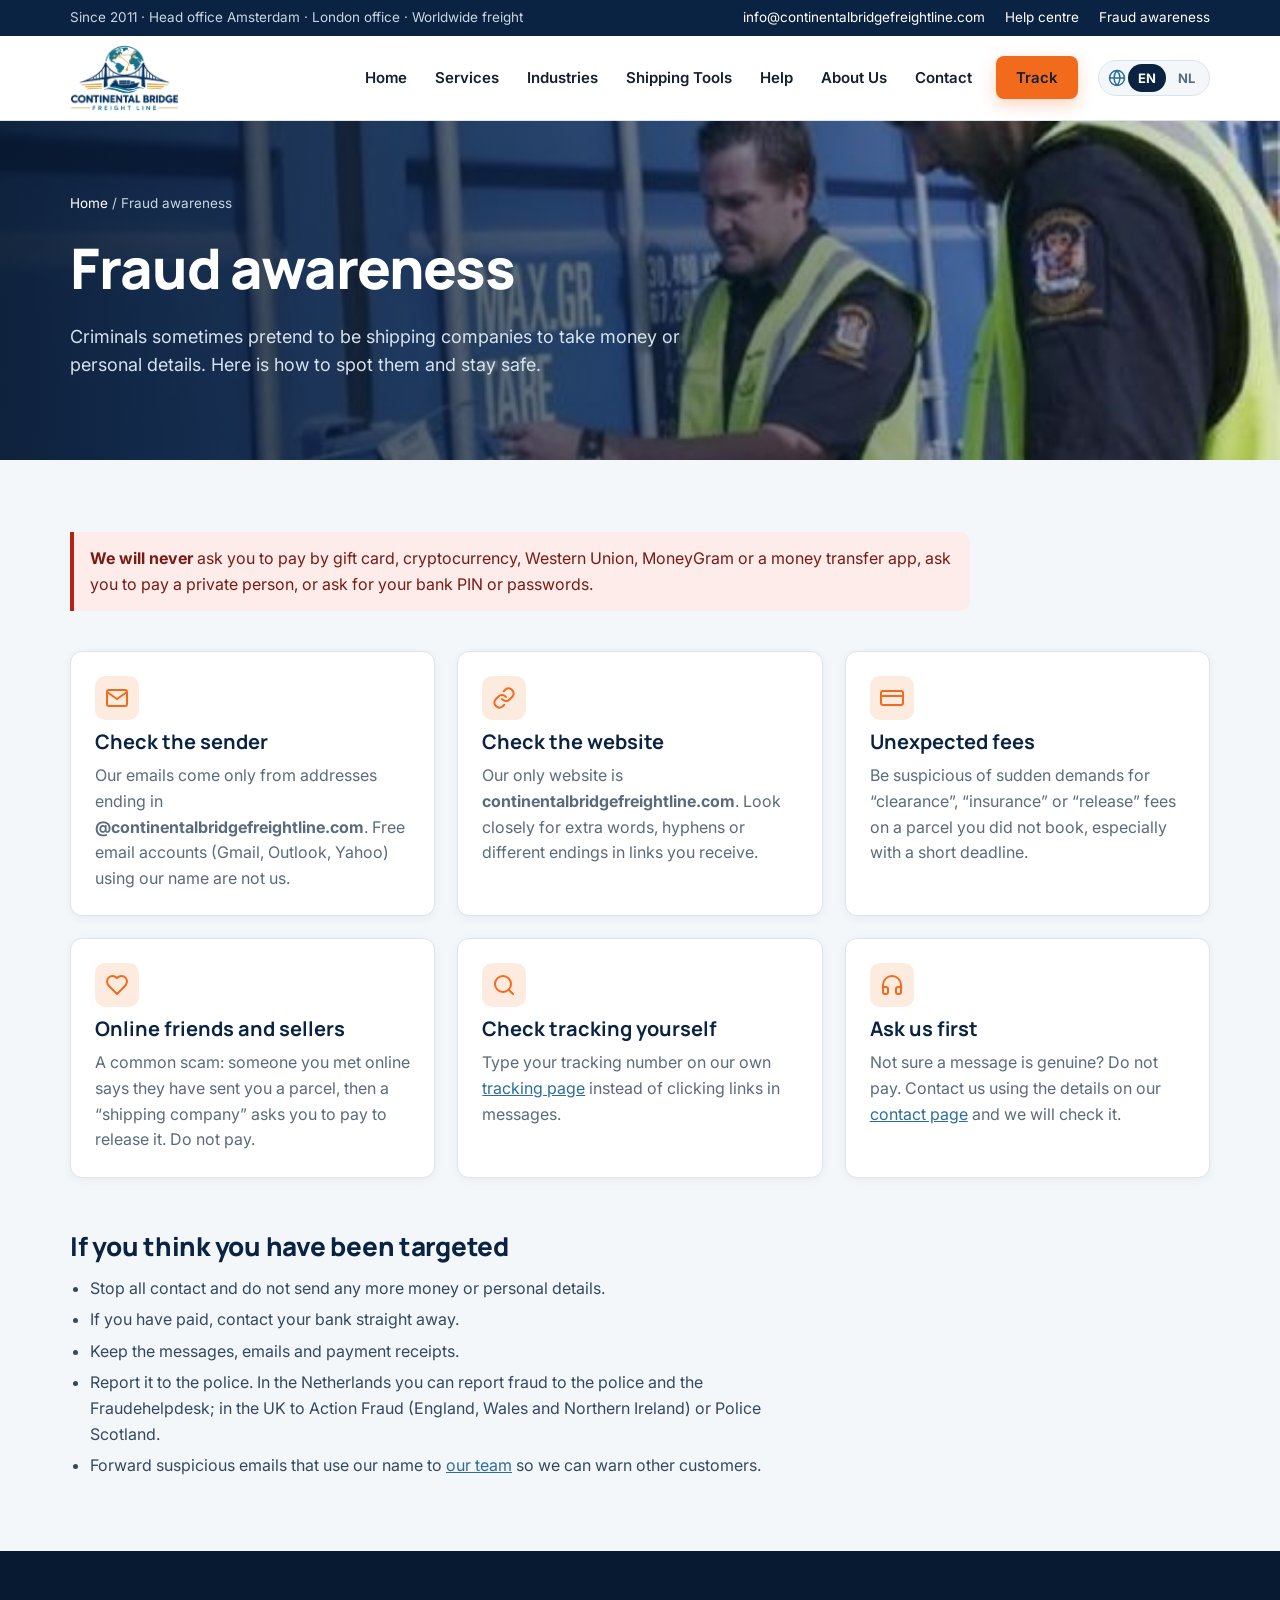
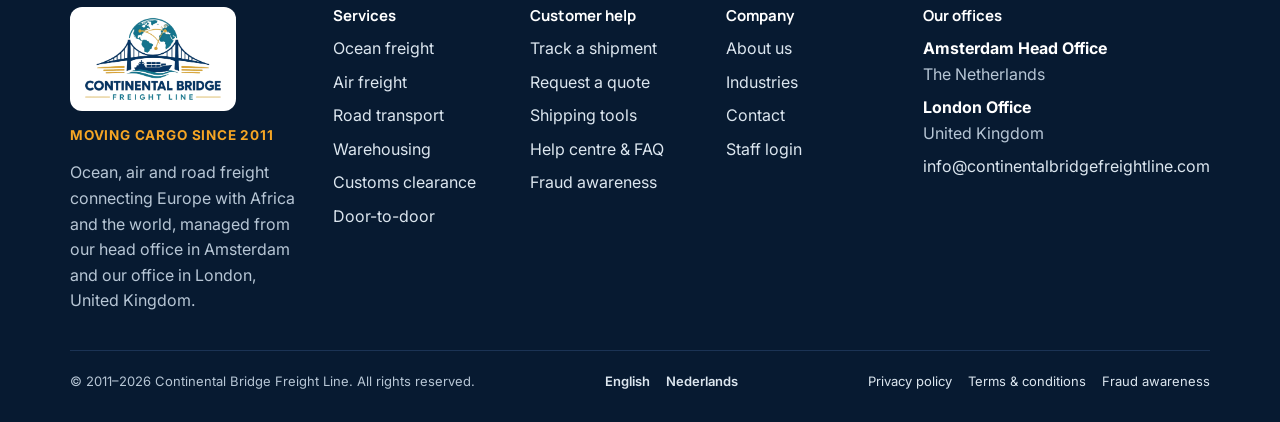
<file: fraud.html>
<!doctype html>
<html lang="en">
  <head>
    <meta charset="utf-8" />
    <meta name="viewport" content="width=device-width,initial-scale=1,viewport-fit=cover" />
    <title>Fraud Awareness | Continental Bridge Freight Line</title>
    <meta name="description" content="How to recognise fake shipping messages and payment scams that use our name, and what to do if you are targeted." />
    <meta name="theme-color" content="#0a2342" />
    <meta property="og:type" content="website" />
    <meta property="og:site_name" content="Continental Bridge Freight Line" />
    <meta property="og:title" content="Fraud Awareness | Continental Bridge Freight Line" />
    <meta property="og:description" content="How to recognise fake shipping messages and payment scams that use our name, and what to do if you are targeted." />
    <meta property="og:image" content="ocean-freight.jpg" />
    <link rel="icon" href="favicon.png" type="image/png" />
    <link rel="apple-touch-icon" href="apple-touch-icon.png" />
    <link rel="preconnect" href="https://fonts.googleapis.com" />
    <link rel="stylesheet" href="https://fonts.googleapis.com/css2?family=Inter:wght@400;500;600;700&family=Manrope:wght@600;700;800&display=swap" />
    <link rel="stylesheet" href="styles.css" />
  </head>
  <body data-page="fraud">
    <div id="site-header"></div>
    <main id="main">
      <section class="hero page-hero">
        <img src="customs.jpg" alt="" width="800" height="500" />
        <div class="wrap">
          <nav class="crumbs" aria-label="Breadcrumb"><a href="index.html">Home</a> / Fraud awareness</nav>
          <h1>Fraud awareness</h1>
          <p class="lead">Criminals sometimes pretend to be shipping companies to take money or personal details. Here is how to spot them and stay safe.</p>
        </div>
      </section>
      <section class="section">
        <div class="wrap" style="display: grid; gap: 40px">
          <div class="note alert" style="max-width: 900px"><b>We will never</b> ask you to pay by gift card, cryptocurrency, Western Union, MoneyGram or a money transfer app, ask you to pay a private person, or ask for your bank PIN or passwords.</div>
          <div class="features">
            <div class="feature"><span class="icon"><svg class="" viewBox="0 0 24 24" aria-hidden="true"><path d="M4 4h16a2 2 0 0 1 2 2v12a2 2 0 0 1-2 2H4a2 2 0 0 1-2-2V6a2 2 0 0 1 2-2zM22 6l-10 7L2 6"/></svg></span><h3>Check the sender</h3><p>Our emails come only from addresses ending in <b>@continentalbridgefreightline.com</b>. Free email accounts (Gmail, Outlook, Yahoo) using our name are not us.</p></div>
            <div class="feature"><span class="icon"><svg class="" viewBox="0 0 24 24" aria-hidden="true"><path d="M10 13a5 5 0 0 0 7.5.5l3-3a5 5 0 0 0-7-7l-1.7 1.7M14 11a5 5 0 0 0-7.5-.5l-3 3a5 5 0 0 0 7 7l1.7-1.7"/></svg></span><h3>Check the website</h3><p>Our only website is <b>continentalbridgefreightline.com</b>. Look closely for extra words, hyphens or different endings in links you receive.</p></div>
            <div class="feature"><span class="icon"><svg class="" viewBox="0 0 24 24" aria-hidden="true"><path d="M3 5h18a2 2 0 0 1 2 2v10a2 2 0 0 1-2 2H3a2 2 0 0 1-2-2V7a2 2 0 0 1 2-2zM1 10h22"/></svg></span><h3>Unexpected fees</h3><p>Be suspicious of sudden demands for “clearance”, “insurance” or “release” fees on a parcel you did not book, especially with a short deadline.</p></div>
            <div class="feature"><span class="icon"><svg class="" viewBox="0 0 24 24" aria-hidden="true"><path d="M19 14c1.5-1.5 3-3.2 3-5.5A5.5 5.5 0 0 0 16.5 3c-1.8 0-3 .5-4.5 2-1.5-1.5-2.7-2-4.5-2A5.5 5.5 0 0 0 2 8.5c0 2.3 1.5 4 3 5.5l7 7z"/></svg></span><h3>Online friends and sellers</h3><p>A common scam: someone you met online says they have sent you a parcel, then a “shipping company” asks you to pay to release it. Do not pay.</p></div>
            <div class="feature"><span class="icon"><svg class="" viewBox="0 0 24 24" aria-hidden="true"><path d="M11 19a8 8 0 1 0 0-16 8 8 0 0 0 0 16zM21 21l-4.3-4.3"/></svg></span><h3>Check tracking yourself</h3><p>Type your tracking number on our own <a href="track.html">tracking page</a> instead of clicking links in messages.</p></div>
            <div class="feature"><span class="icon"><svg class="" viewBox="0 0 24 24" aria-hidden="true"><path d="M3 18v-6a9 9 0 0 1 18 0v6M21 19a2 2 0 0 1-2 2h-1a2 2 0 0 1-2-2v-3a2 2 0 0 1 2-2h3zM3 19a2 2 0 0 0 2 2h1a2 2 0 0 0 2-2v-3a2 2 0 0 0-2-2H3z"/></svg></span><h3>Ask us first</h3><p>Not sure a message is genuine? Do not pay. Contact us using the details on our <a href="contact.html">contact page</a> and we will check it.</p></div>
          </div>
          <div class="prose">
            <h2>If you think you have been targeted</h2>
            <ul>
              <li>Stop all contact and do not send any more money or personal details.</li>
              <li>If you have paid, contact your bank straight away.</li>
              <li>Keep the messages, emails and payment receipts.</li>
              <li>Report it to the police. In the Netherlands you can report fraud to the police and the Fraudehelpdesk; in the UK to Action Fraud (England, Wales and Northern Ireland) or Police Scotland.</li>
              <li>Forward suspicious emails that use our name to <a class="fraud-mail" href="contact.html">our team</a> so we can warn other customers.</li>
            </ul>
          </div>
        </div>
      </section>

    </main>
    <div id="site-footer"></div>
    <script src="config.js"></script>
    <script src="nl.js"></script>
    <script src="i18n.js"></script>
    <script src="site.js"></script>
  </body>
</html>
</file>
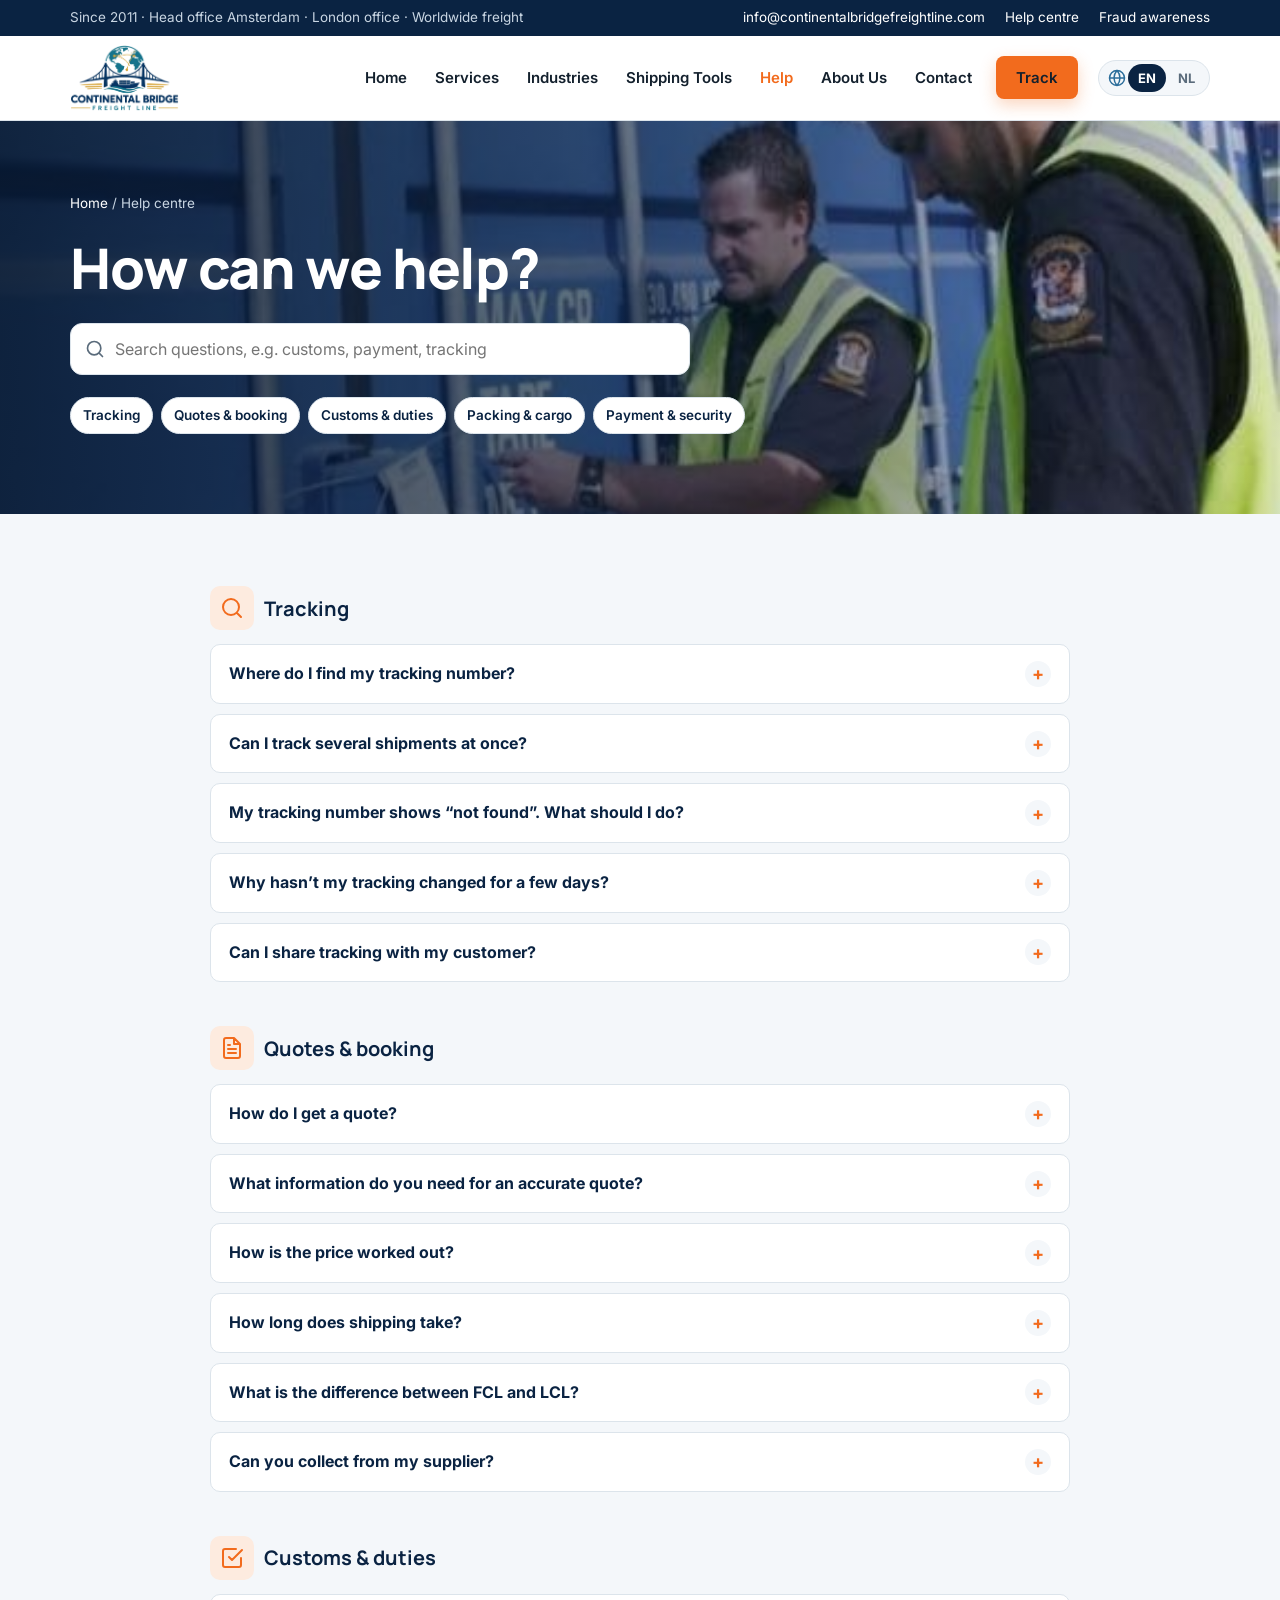
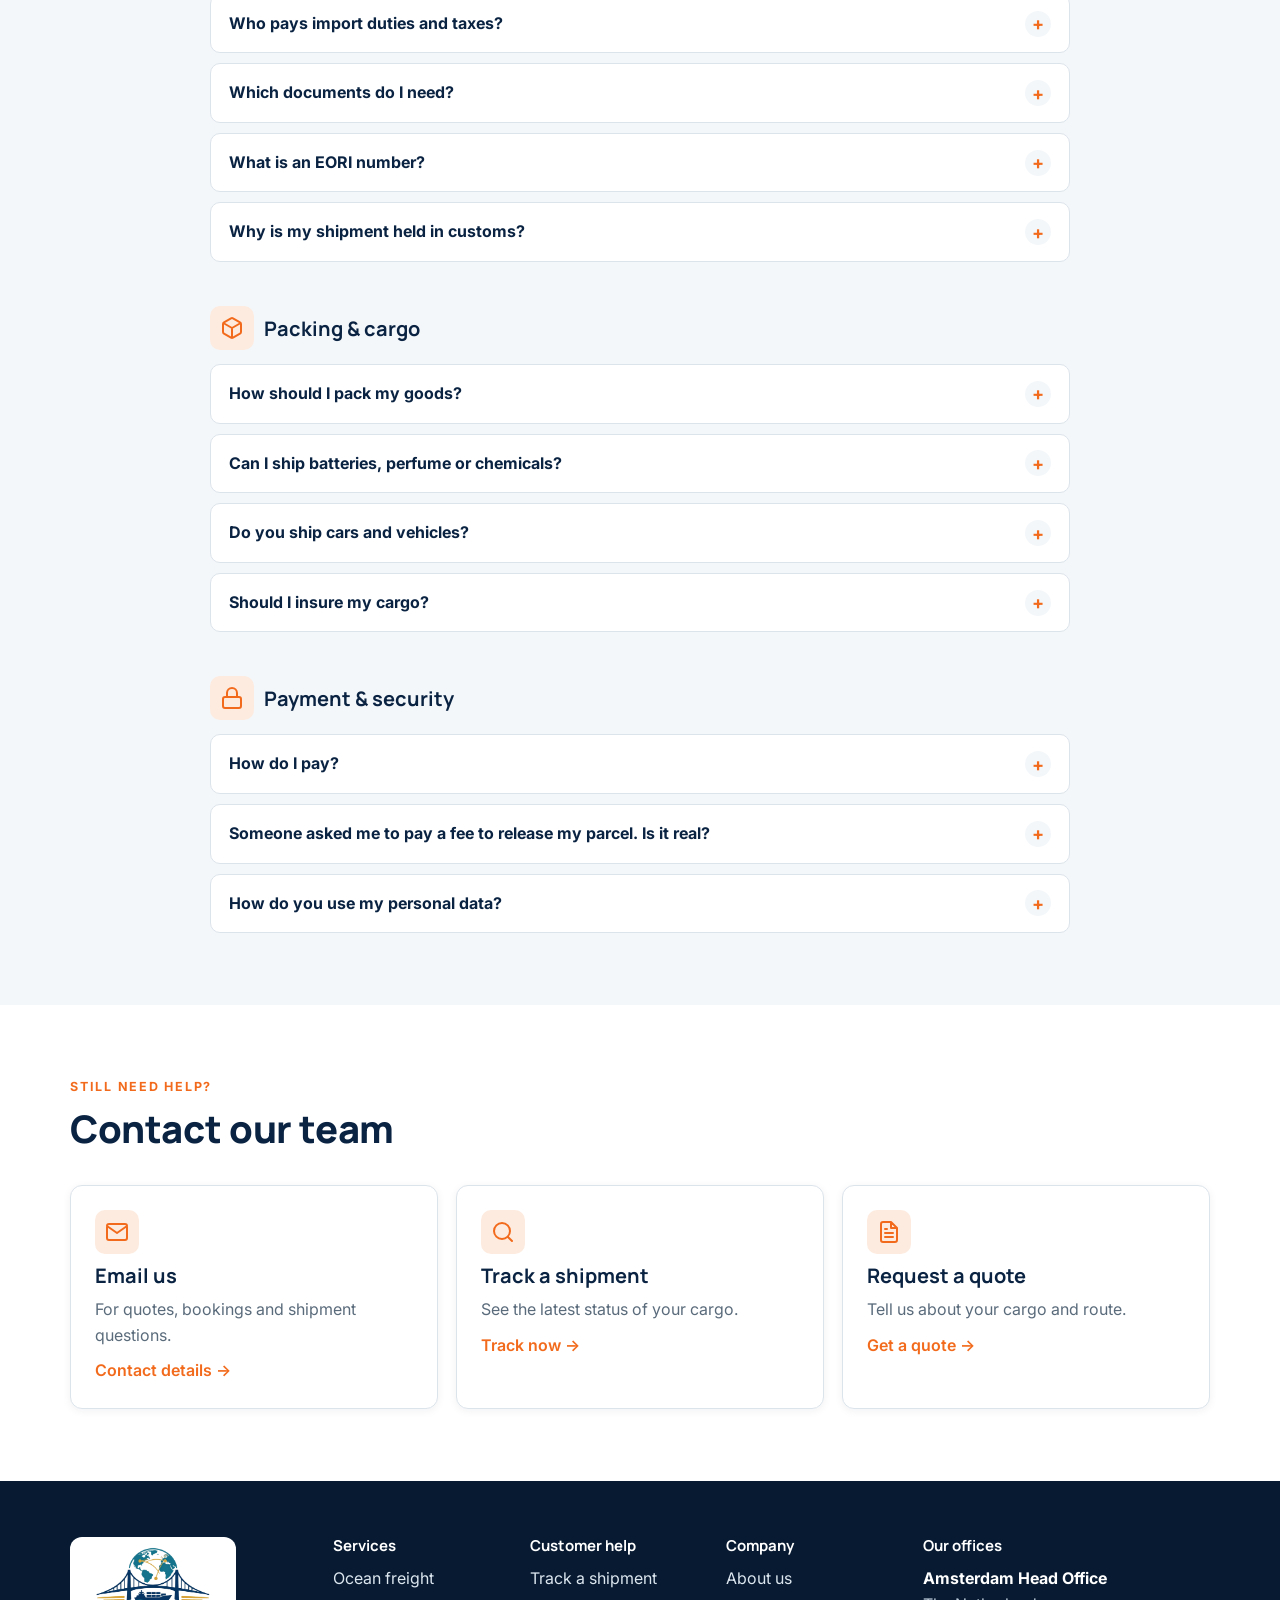
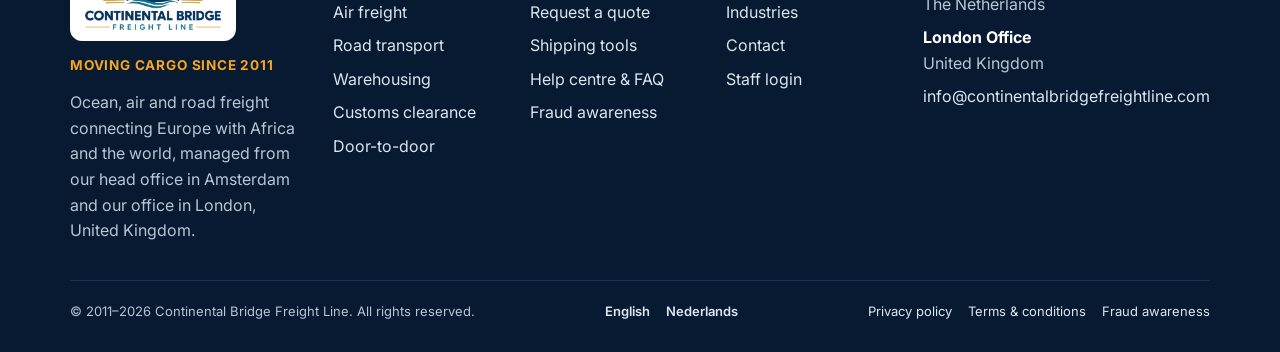
<file: help.html>
<!doctype html>
<html lang="en">
  <head>
    <meta charset="utf-8" />
    <meta name="viewport" content="width=device-width,initial-scale=1,viewport-fit=cover" />
    <title>Help Centre &amp; FAQ | Continental Bridge Freight Line</title>
    <meta name="description" content="Answers to common questions about tracking, quotes, customs, duties, packing and payments with Continental Bridge Freight Line." />
    <meta name="theme-color" content="#0a2342" />
    <meta property="og:type" content="website" />
    <meta property="og:site_name" content="Continental Bridge Freight Line" />
    <meta property="og:title" content="Help Centre &amp; FAQ | Continental Bridge Freight Line" />
    <meta property="og:description" content="Answers to common questions about tracking, quotes, customs, duties, packing and payments with Continental Bridge Freight Line." />
    <meta property="og:image" content="ocean-freight.jpg" />
    <link rel="icon" href="favicon.png" type="image/png" />
    <link rel="apple-touch-icon" href="apple-touch-icon.png" />
    <link rel="preconnect" href="https://fonts.googleapis.com" />
    <link rel="stylesheet" href="https://fonts.googleapis.com/css2?family=Inter:wght@400;500;600;700&family=Manrope:wght@600;700;800&display=swap" />
    <link rel="stylesheet" href="styles.css" />
  </head>
  <body data-page="help">
    <div id="site-header"></div>
    <main id="main">
      <section class="hero page-hero">
        <img src="customs.jpg" alt="" width="800" height="500" />
        <div class="wrap">
          <nav class="crumbs" aria-label="Breadcrumb"><a href="index.html">Home</a> / Help centre</nav>
          <h1>How can we help?</h1>
          <div class="searchbar">
            <svg class="ico" viewBox="0 0 24 24" aria-hidden="true"><path d="M11 19a8 8 0 1 0 0-16 8 8 0 0 0 0 16zM21 21l-4.3-4.3"/></svg>
            <input class="in" type="search" id="faqSearch" placeholder="Search questions, e.g. customs, payment, tracking" aria-label="Search help" autocomplete="off" />
          </div>
          <div class="topic-links">
            <a class="chip" href="#tracking">Tracking</a>
            <a class="chip" href="#booking">Quotes &amp; booking</a>
            <a class="chip" href="#customs">Customs &amp; duties</a>
            <a class="chip" href="#packing">Packing &amp; cargo</a>
            <a class="chip" href="#payment">Payment &amp; security</a>
          </div>
        </div>
      </section>

      <section class="section">
        <div class="wrap" style="max-width: 900px; display: grid; gap: 44px" id="faqWrap">
          <p class="msg info" id="faqEmpty" hidden>No questions match your search. <a href="contact.html">Ask our team</a> instead.</p>

          <div class="faq-group" id="tracking">
            <h3><span class="icon"><svg class="" viewBox="0 0 24 24" aria-hidden="true"><path d="M11 19a8 8 0 1 0 0-16 8 8 0 0 0 0 16zM21 21l-4.3-4.3"/></svg></span>Tracking</h3>
            <div class="faq">
              <details><summary>Where do I find my tracking number?</summary><div class="a"><p>Your tracking number is on your booking confirmation, receipt and in the email we send when your shipment is booked. It starts with <b>CB</b>.</p></div></details>
              <details><summary>Can I track several shipments at once?</summary><div class="a"><p>Yes. On the <a href="track.html">tracking page</a> enter up to 10 tracking numbers separated by commas or spaces.</p></div></details>
              <details><summary>My tracking number shows “not found”. What should I do?</summary><div class="a"><p>Check the number for typing mistakes (the letter O and the number 0 are easy to mix up). New bookings can take a few hours to appear. If it still does not work, email us with your booking details.</p></div></details>
              <details><summary>Why hasn’t my tracking changed for a few days?</summary><div class="a"><p>During ocean crossings and while goods wait at a port or in customs, there may be no new scan for several days. This is normal. We update the status as soon as the shipment reaches its next stage.</p></div></details>
              <details><summary>Can I share tracking with my customer?</summary><div class="a"><p>Yes. After tracking a shipment, click <b>Copy tracking link</b> and send that link to anyone who needs it.</p></div></details>
            </div>
          </div>

          <div class="faq-group" id="booking">
            <h3><span class="icon"><svg class="" viewBox="0 0 24 24" aria-hidden="true"><path d="M14 2H6a2 2 0 0 0-2 2v16a2 2 0 0 0 2 2h12a2 2 0 0 0 2-2V8zM14 2v6h6M16 13H8M16 17H8M10 9H8"/></svg></span>Quotes &amp; booking</h3>
            <div class="faq">
              <details><summary>How do I get a quote?</summary><div class="a"><p>Fill in the <a href="contact.html#quote">quote form</a> with the route, type of cargo, weight and size. We reply by email with a written quote.</p></div></details>
              <details><summary>What information do you need for an accurate quote?</summary><div class="a"><p>Collection and delivery addresses, a description of the goods, the number of pieces, total weight, size of each piece (or total volume), the date the goods are ready and, if you know it, the Incoterm agreed with your buyer or supplier.</p></div></details>
              <details><summary>How is the price worked out?</summary><div class="a"><p>Freight is charged on the greater of the actual weight and the volumetric weight. Our <a href="tools.html#volumetric">volumetric weight calculator</a> shows how this works. The quote also lists collection, handling, documents, customs and delivery charges where they apply.</p></div></details>
              <details><summary>How long does shipping take?</summary><div class="a"><p>As a guide: air freight takes a few days, road freight within Europe usually a few days to a week, and ocean freight several weeks depending on the route. Your quote shows the expected transit time for your shipment.</p></div></details>
              <details><summary>What is the difference between FCL and LCL?</summary><div class="a"><p><b>FCL</b> (full container load) means you use a whole container. <b>LCL</b> (less than container load) means your goods share a container with other customers, so you only pay for the space you use.</p></div></details>
              <details><summary>Can you collect from my supplier?</summary><div class="a"><p>Yes. We can collect from your supplier’s address, consolidate goods from several suppliers in our warehouse and ship them together.</p></div></details>
            </div>
          </div>

          <div class="faq-group" id="customs">
            <h3><span class="icon"><svg class="" viewBox="0 0 24 24" aria-hidden="true"><path d="M9 11l3 3L22 4M21 12v7a2 2 0 0 1-2 2H5a2 2 0 0 1-2-2V5a2 2 0 0 1 2-2h11"/></svg></span>Customs &amp; duties</h3>
            <div class="faq">
              <details><summary>Who pays import duties and taxes?</summary><div class="a"><p>This depends on the Incoterm agreed between buyer and seller. Usually the receiver pays import duty and VAT, unless the shipment is sent DDP (Delivered Duty Paid). See our <a href="tools.html#incoterms">Incoterms guide</a>.</p></div></details>
              <details><summary>Which documents do I need?</summary><div class="a"><p>Most shipments need a commercial invoice, a packing list and a transport document. Some goods need certificates or licences. See the <a href="tools.html#documents">document checklist</a>.</p></div></details>
              <details><summary>What is an EORI number?</summary><div class="a"><p>An EORI number identifies businesses that import or export goods to or from the EU or the UK. Businesses usually need one for customs declarations. You can apply for one with the customs authority in your country.</p></div></details>
              <details><summary>Why is my shipment held in customs?</summary><div class="a"><p>Common reasons are missing or incorrect documents, unclear goods descriptions, unpaid duties, or a routine inspection. We will contact you if customs need anything from you. Only pay duties to the official customs authority or on an invoice from our company email.</p></div></details>
            </div>
          </div>

          <div class="faq-group" id="packing">
            <h3><span class="icon"><svg class="" viewBox="0 0 24 24" aria-hidden="true"><path d="M21 8a2 2 0 0 0-1-1.73l-7-4a2 2 0 0 0-2 0l-7 4A2 2 0 0 0 3 8v8a2 2 0 0 0 1 1.73l7 4a2 2 0 0 0 2 0l7-4A2 2 0 0 0 21 16zM3.3 7 12 12l8.7-5M12 22V12"/></svg></span>Packing &amp; cargo</h3>
            <div class="faq">
              <details><summary>How should I pack my goods?</summary><div class="a"><p>Use strong boxes or crates, fill empty space, put heavy items at the bottom and label every piece. See our <a href="tools.html#packing">packing tips</a>.</p></div></details>
              <details><summary>Can I ship batteries, perfume or chemicals?</summary><div class="a"><p>Often yes, but they count as dangerous goods and need special packing and paperwork. Tell us exactly what you are sending. See <a href="tools.html#restricted">restricted items</a>.</p></div></details>
              <details><summary>Do you ship cars and vehicles?</summary><div class="a"><p>Yes, by container or roll-on/roll-off (RoRo) depending on the route. We need the vehicle’s registration document and the owner’s ID.</p></div></details>
              <details><summary>Should I insure my cargo?</summary><div class="a"><p>We recommend it for valuable goods. A carrier’s liability is limited by international conventions and is often much less than the value of the goods. We can arrange cargo insurance with your booking.</p></div></details>
            </div>
          </div>

          <div class="faq-group" id="payment">
            <h3><span class="icon"><svg class="" viewBox="0 0 24 24" aria-hidden="true"><path d="M5 11h14a2 2 0 0 1 2 2v7a2 2 0 0 1-2 2H5a2 2 0 0 1-2-2v-7a2 2 0 0 1 2-2zM7 11V7a5 5 0 0 1 10 0v4"/></svg></span>Payment &amp; security</h3>
            <div class="faq">
              <details><summary>How do I pay?</summary><div class="a"><p>We send an invoice by email from an <b>@continentalbridgefreightline.com</b> address, with our company bank details. Pay only to the account shown on our invoice.</p></div></details>
              <details><summary>Someone asked me to pay a fee to release my parcel. Is it real?</summary><div class="a"><p>Be careful. We never ask for payment by gift card, cryptocurrency or money transfer apps, and we never ask you to pay a private person. If you are unsure, do not pay and contact us using the details on this website. <a href="fraud.html">Read our fraud advice</a>.</p></div></details>
              <details><summary>How do you use my personal data?</summary><div class="a"><p>We use your details only to quote, ship and deliver your goods and to contact you about them. See our <a href="privacy.html">privacy policy</a>.</p></div></details>
            </div>
          </div>
        </div>
      </section>

      <section class="section alt">
        <div class="wrap">
          <div class="section-head"><span class="eyebrow">Still need help?</span><h2>Contact our team</h2></div>
          <div class="contact-strip">
            <div class="feature"><span class="icon"><svg class="" viewBox="0 0 24 24" aria-hidden="true"><path d="M4 4h16a2 2 0 0 1 2 2v12a2 2 0 0 1-2 2H4a2 2 0 0 1-2-2V6a2 2 0 0 1 2-2zM22 6l-10 7L2 6"/></svg></span><h3>Email us</h3><p>For quotes, bookings and shipment questions.</p><a class="more" href="contact.html">Contact details →</a></div>
            <div class="feature"><span class="icon"><svg class="" viewBox="0 0 24 24" aria-hidden="true"><path d="M11 19a8 8 0 1 0 0-16 8 8 0 0 0 0 16zM21 21l-4.3-4.3"/></svg></span><h3>Track a shipment</h3><p>See the latest status of your cargo.</p><a class="more" href="track.html">Track now →</a></div>
            <div class="feature"><span class="icon"><svg class="" viewBox="0 0 24 24" aria-hidden="true"><path d="M14 2H6a2 2 0 0 0-2 2v16a2 2 0 0 0 2 2h12a2 2 0 0 0 2-2V8zM14 2v6h6M16 13H8M16 17H8M10 9H8"/></svg></span><h3>Request a quote</h3><p>Tell us about your cargo and route.</p><a class="more" href="contact.html#quote">Get a quote →</a></div>
          </div>
        </div>
      </section>

    </main>
    <div id="site-footer"></div>
    <script src="config.js"></script>
    <script src="nl.js"></script>
    <script src="i18n.js"></script>
    <script src="site.js"></script>
    <script src="help.js"></script>
  </body>
</html>
</file>
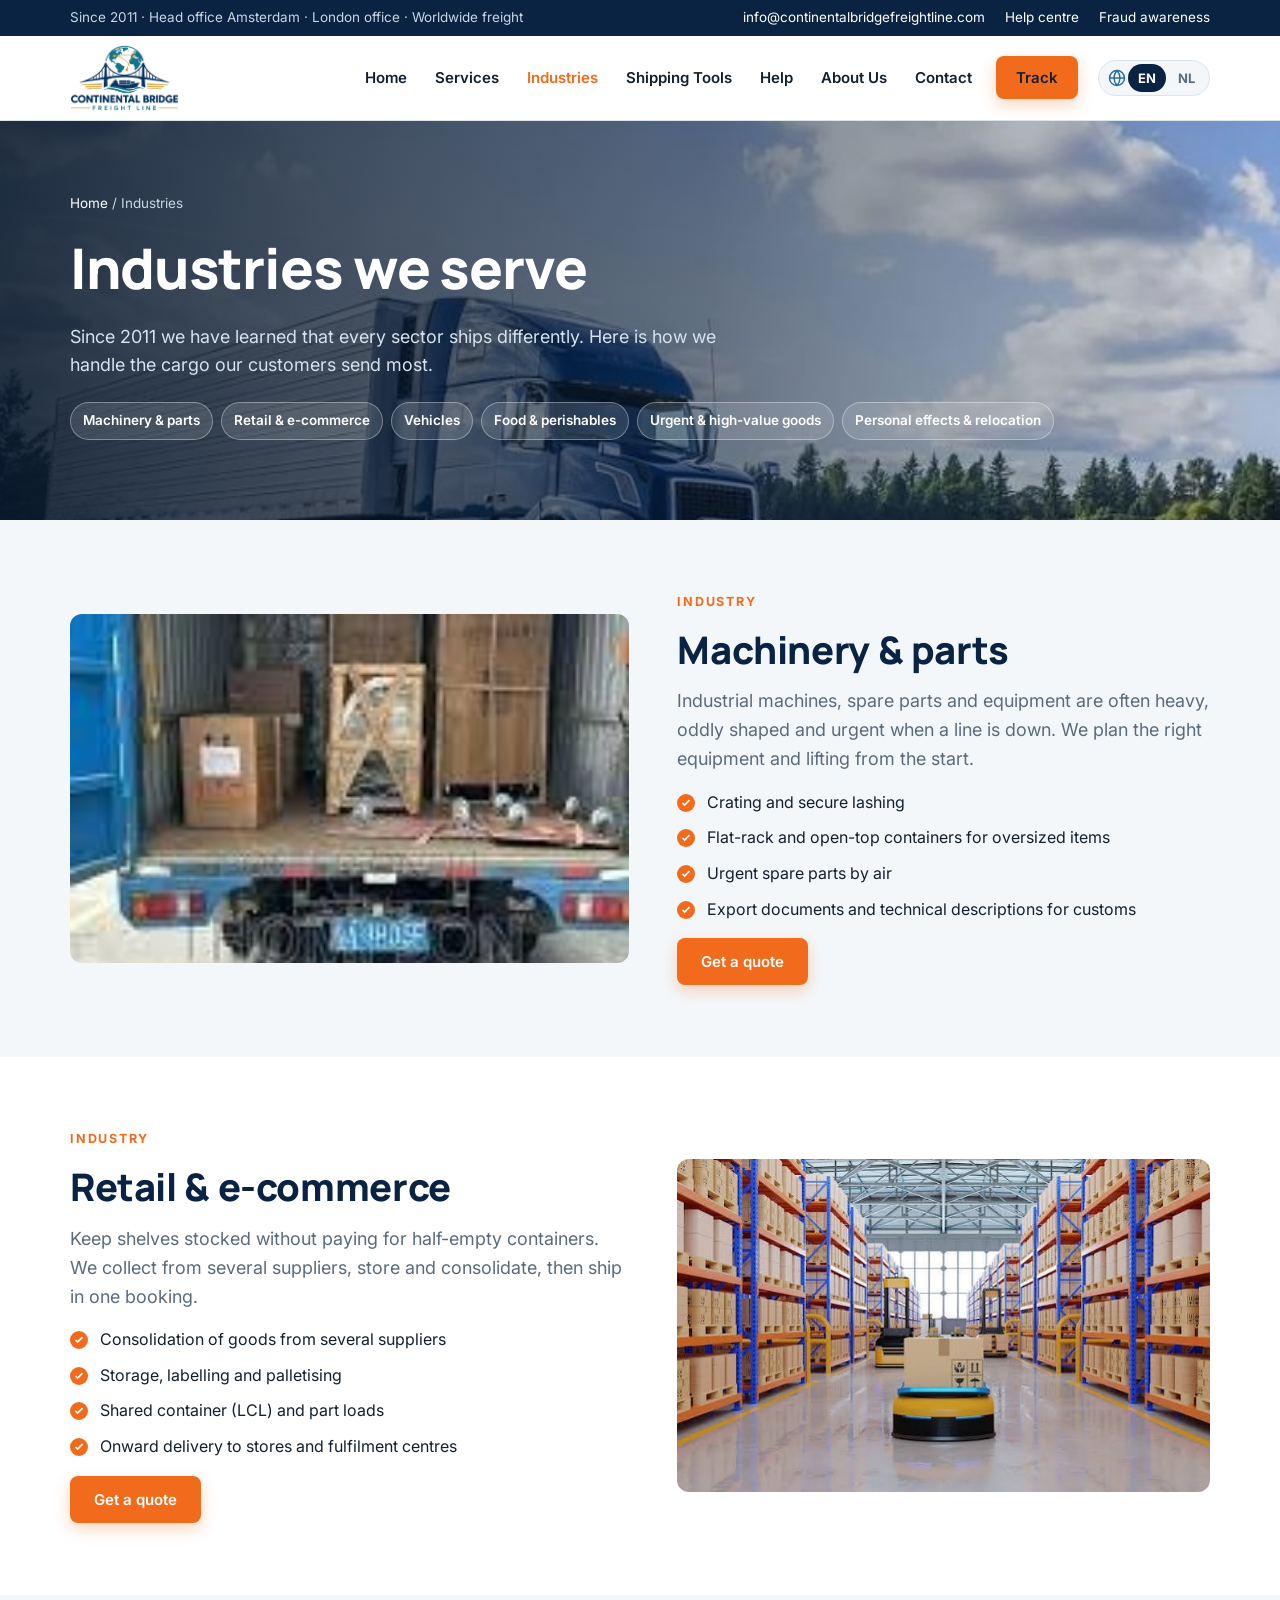
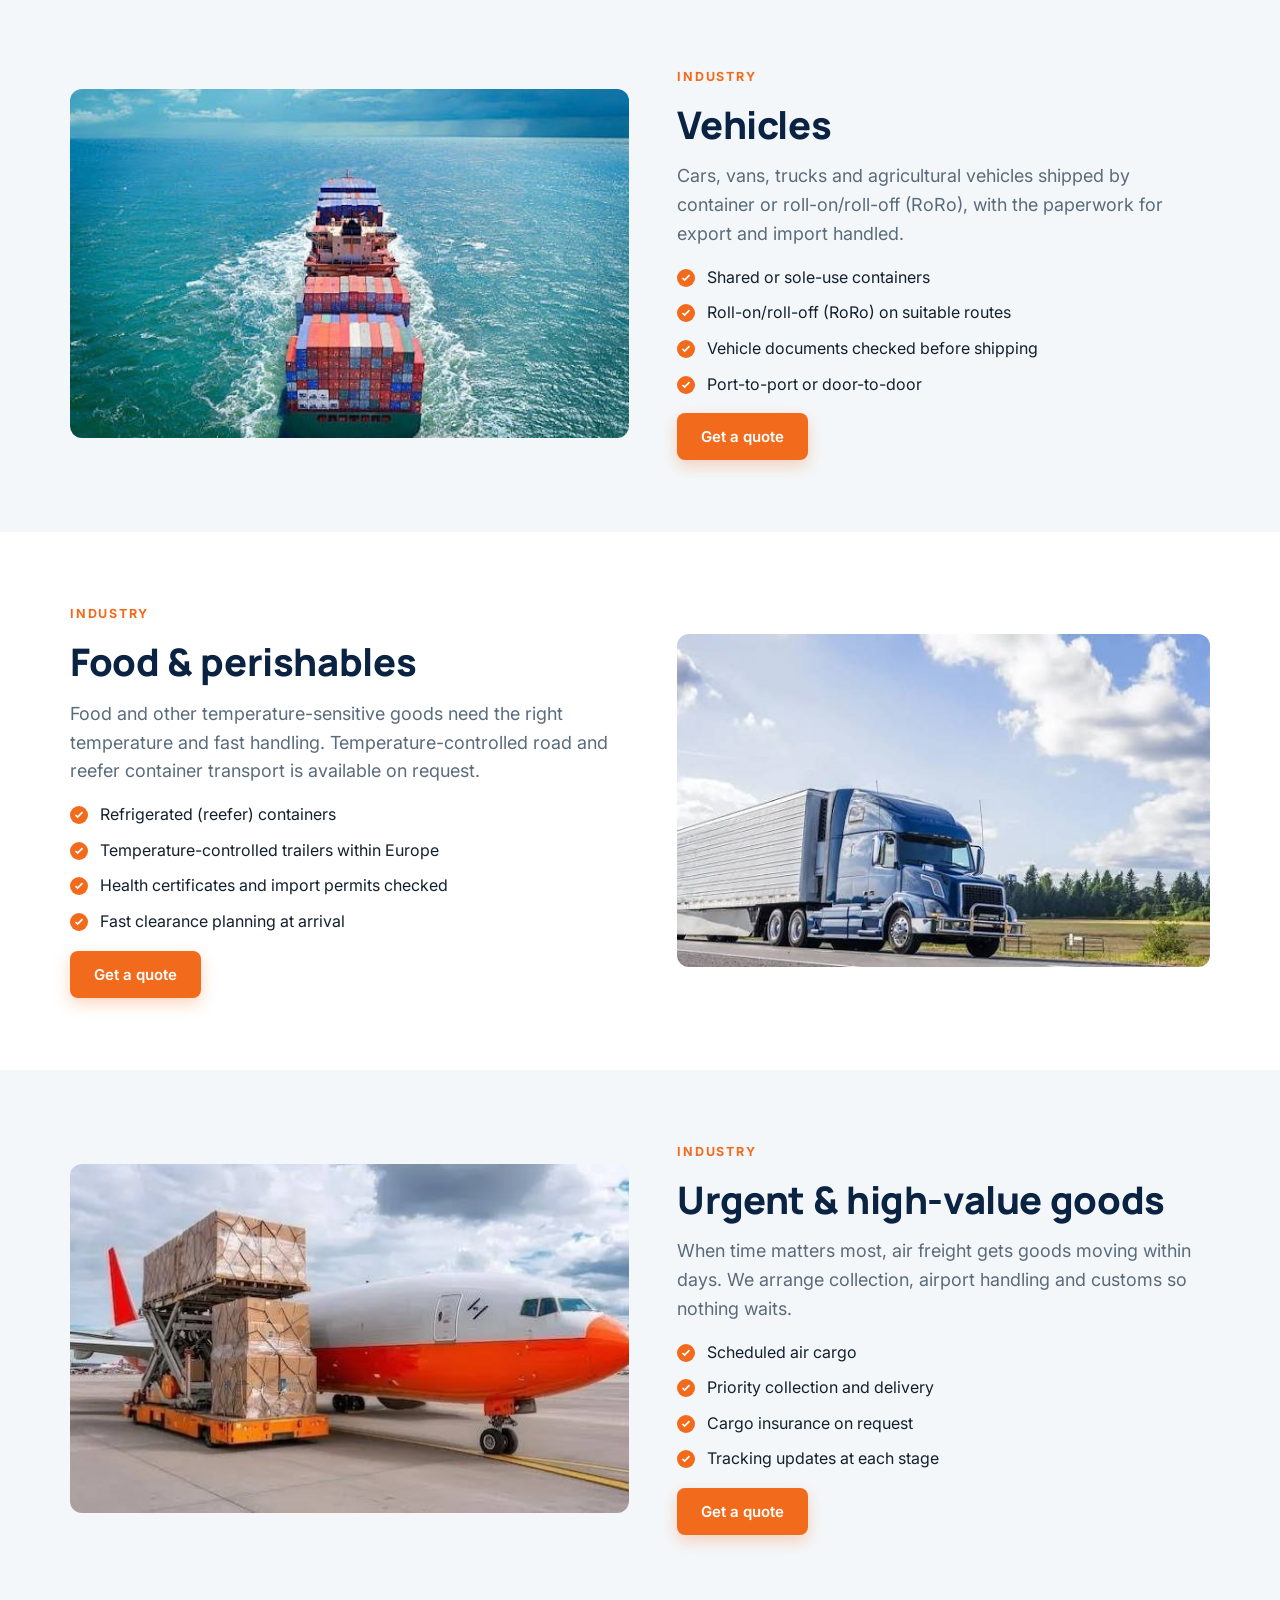
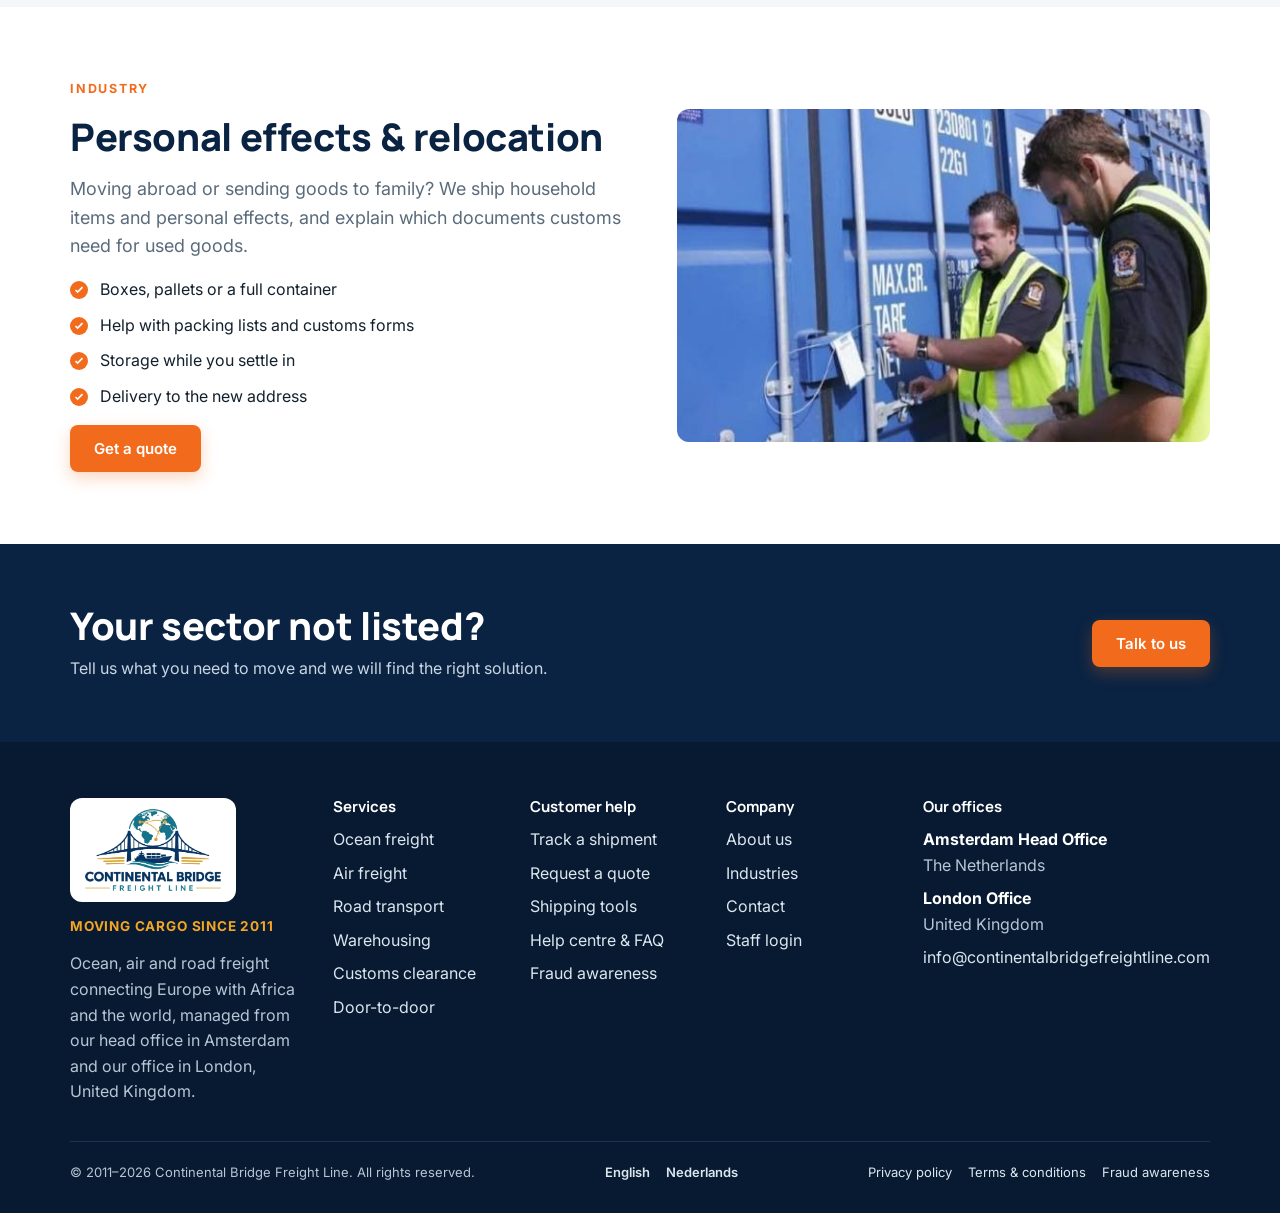
<file: industries.html>
<!doctype html>
<html lang="en">
  <head>
    <meta charset="utf-8" />
    <meta name="viewport" content="width=device-width,initial-scale=1,viewport-fit=cover" />
    <title>Industries We Serve | Continental Bridge Freight Line</title>
    <meta name="description" content="Freight solutions for machinery, retail and e-commerce, vehicles, food and perishables, urgent cargo and personal effects." />
    <meta name="theme-color" content="#0a2342" />
    <meta property="og:type" content="website" />
    <meta property="og:site_name" content="Continental Bridge Freight Line" />
    <meta property="og:title" content="Industries We Serve | Continental Bridge Freight Line" />
    <meta property="og:description" content="Freight solutions for machinery, retail and e-commerce, vehicles, food and perishables, urgent cargo and personal effects." />
    <meta property="og:image" content="ocean-freight.jpg" />
    <link rel="icon" href="favicon.png" type="image/png" />
    <link rel="apple-touch-icon" href="apple-touch-icon.png" />
    <link rel="preconnect" href="https://fonts.googleapis.com" />
    <link rel="stylesheet" href="https://fonts.googleapis.com/css2?family=Inter:wght@400;500;600;700&family=Manrope:wght@600;700;800&display=swap" />
    <link rel="stylesheet" href="styles.css" />
  </head>
  <body data-page="industries">
    <div id="site-header"></div>
    <main id="main">
      <section class="hero page-hero">
        <img src="road-freight.jpg" alt="" width="800" height="500" />
        <div class="wrap">
          <nav class="crumbs" aria-label="Breadcrumb"><a href="index.html">Home</a> / Industries</nav>
          <h1>Industries we serve</h1>
          <p class="lead">Since <span data-founded>2011</span> we have learned that every sector ships differently. Here is how we handle the cargo our customers send most.</p>
          <div class="topic-links"><a class="chip" style="background:rgba(255,255,255,.12);color:#fff;border-color:rgba(255,255,255,.35)" href="#machinery">Machinery &amp; parts</a><a class="chip" style="background:rgba(255,255,255,.12);color:#fff;border-color:rgba(255,255,255,.35)" href="#retail">Retail &amp; e-commerce</a><a class="chip" style="background:rgba(255,255,255,.12);color:#fff;border-color:rgba(255,255,255,.35)" href="#vehicles">Vehicles</a><a class="chip" style="background:rgba(255,255,255,.12);color:#fff;border-color:rgba(255,255,255,.35)" href="#perishables">Food &amp; perishables</a><a class="chip" style="background:rgba(255,255,255,.12);color:#fff;border-color:rgba(255,255,255,.35)" href="#urgent">Urgent &amp; high-value goods</a><a class="chip" style="background:rgba(255,255,255,.12);color:#fff;border-color:rgba(255,255,255,.35)" href="#personal">Personal effects &amp; relocation</a></div>
        </div>
      </section>
      <section class="section" id="machinery" style="scroll-margin-top:90px">
        <div class="wrap split"><img src="door-to-door.jpg" alt="Crated machinery being transported" width="800" height="500" loading="lazy" /><div class="text"><span class="eyebrow">Industry</span><h2>Machinery &amp; parts</h2><p class="lead">Industrial machines, spare parts and equipment are often heavy, oddly shaped and urgent when a line is down. We plan the right equipment and lifting from the start.</p><ul class="ticks"><li>Crating and secure lashing</li><li>Flat-rack and open-top containers for oversized items</li><li>Urgent spare parts by air</li><li>Export documents and technical descriptions for customs</li></ul><div><a class="btn btn-primary" href="contact.html#quote">Get a quote</a></div></div></div>
      </section>
      <section class="section alt" id="retail" style="scroll-margin-top:90px">
        <div class="wrap split"><div class="text"><span class="eyebrow">Industry</span><h2>Retail &amp; e-commerce</h2><p class="lead">Keep shelves stocked without paying for half-empty containers. We collect from several suppliers, store and consolidate, then ship in one booking.</p><ul class="ticks"><li>Consolidation of goods from several suppliers</li><li>Storage, labelling and palletising</li><li>Shared container (LCL) and part loads</li><li>Onward delivery to stores and fulfilment centres</li></ul><div><a class="btn btn-primary" href="contact.html#quote">Get a quote</a></div></div><img src="warehouse.jpg" alt="Warehouse aisles with stock" width="800" height="500" loading="lazy" /></div>
      </section>
      <section class="section" id="vehicles" style="scroll-margin-top:90px">
        <div class="wrap split"><img src="ocean-freight.jpg" alt="Container ship at sea" width="800" height="500" loading="lazy" /><div class="text"><span class="eyebrow">Industry</span><h2>Vehicles</h2><p class="lead">Cars, vans, trucks and agricultural vehicles shipped by container or roll-on/roll-off (RoRo), with the paperwork for export and import handled.</p><ul class="ticks"><li>Shared or sole-use containers</li><li>Roll-on/roll-off (RoRo) on suitable routes</li><li>Vehicle documents checked before shipping</li><li>Port-to-port or door-to-door</li></ul><div><a class="btn btn-primary" href="contact.html#quote">Get a quote</a></div></div></div>
      </section>
      <section class="section alt" id="perishables" style="scroll-margin-top:90px">
        <div class="wrap split"><div class="text"><span class="eyebrow">Industry</span><h2>Food &amp; perishables</h2><p class="lead">Food and other temperature-sensitive goods need the right temperature and fast handling. Temperature-controlled road and reefer container transport is available on request.</p><ul class="ticks"><li>Refrigerated (reefer) containers</li><li>Temperature-controlled trailers within Europe</li><li>Health certificates and import permits checked</li><li>Fast clearance planning at arrival</li></ul><div><a class="btn btn-primary" href="contact.html#quote">Get a quote</a></div></div><img src="road-freight.jpg" alt="Refrigerated lorry on the road" width="800" height="500" loading="lazy" /></div>
      </section>
      <section class="section" id="urgent" style="scroll-margin-top:90px">
        <div class="wrap split"><img src="air-freight.jpg" alt="Cargo loaded onto an aircraft" width="800" height="500" loading="lazy" /><div class="text"><span class="eyebrow">Industry</span><h2>Urgent &amp; high-value goods</h2><p class="lead">When time matters most, air freight gets goods moving within days. We arrange collection, airport handling and customs so nothing waits.</p><ul class="ticks"><li>Scheduled air cargo</li><li>Priority collection and delivery</li><li>Cargo insurance on request</li><li>Tracking updates at each stage</li></ul><div><a class="btn btn-primary" href="contact.html#quote">Get a quote</a></div></div></div>
      </section>
      <section class="section alt" id="personal" style="scroll-margin-top:90px">
        <div class="wrap split"><div class="text"><span class="eyebrow">Industry</span><h2>Personal effects &amp; relocation</h2><p class="lead">Moving abroad or sending goods to family? We ship household items and personal effects, and explain which documents customs need for used goods.</p><ul class="ticks"><li>Boxes, pallets or a full container</li><li>Help with packing lists and customs forms</li><li>Storage while you settle in</li><li>Delivery to the new address</li></ul><div><a class="btn btn-primary" href="contact.html#quote">Get a quote</a></div></div><img src="customs.jpg" alt="Officers inspecting a sealed container" width="800" height="500" loading="lazy" /></div>
      </section>
      <section class="band">
        <div class="wrap">
          <div style="display: grid; gap: 8px"><h2>Your sector not listed?</h2><p>Tell us what you need to move and we will find the right solution.</p></div>
          <a class="btn btn-primary" href="contact.html#quote">Talk to us</a>
        </div>
      </section>

    </main>
    <div id="site-footer"></div>
    <script src="config.js"></script>
    <script src="nl.js"></script>
    <script src="i18n.js"></script>
    <script src="site.js"></script>
  </body>
</html>
</file>
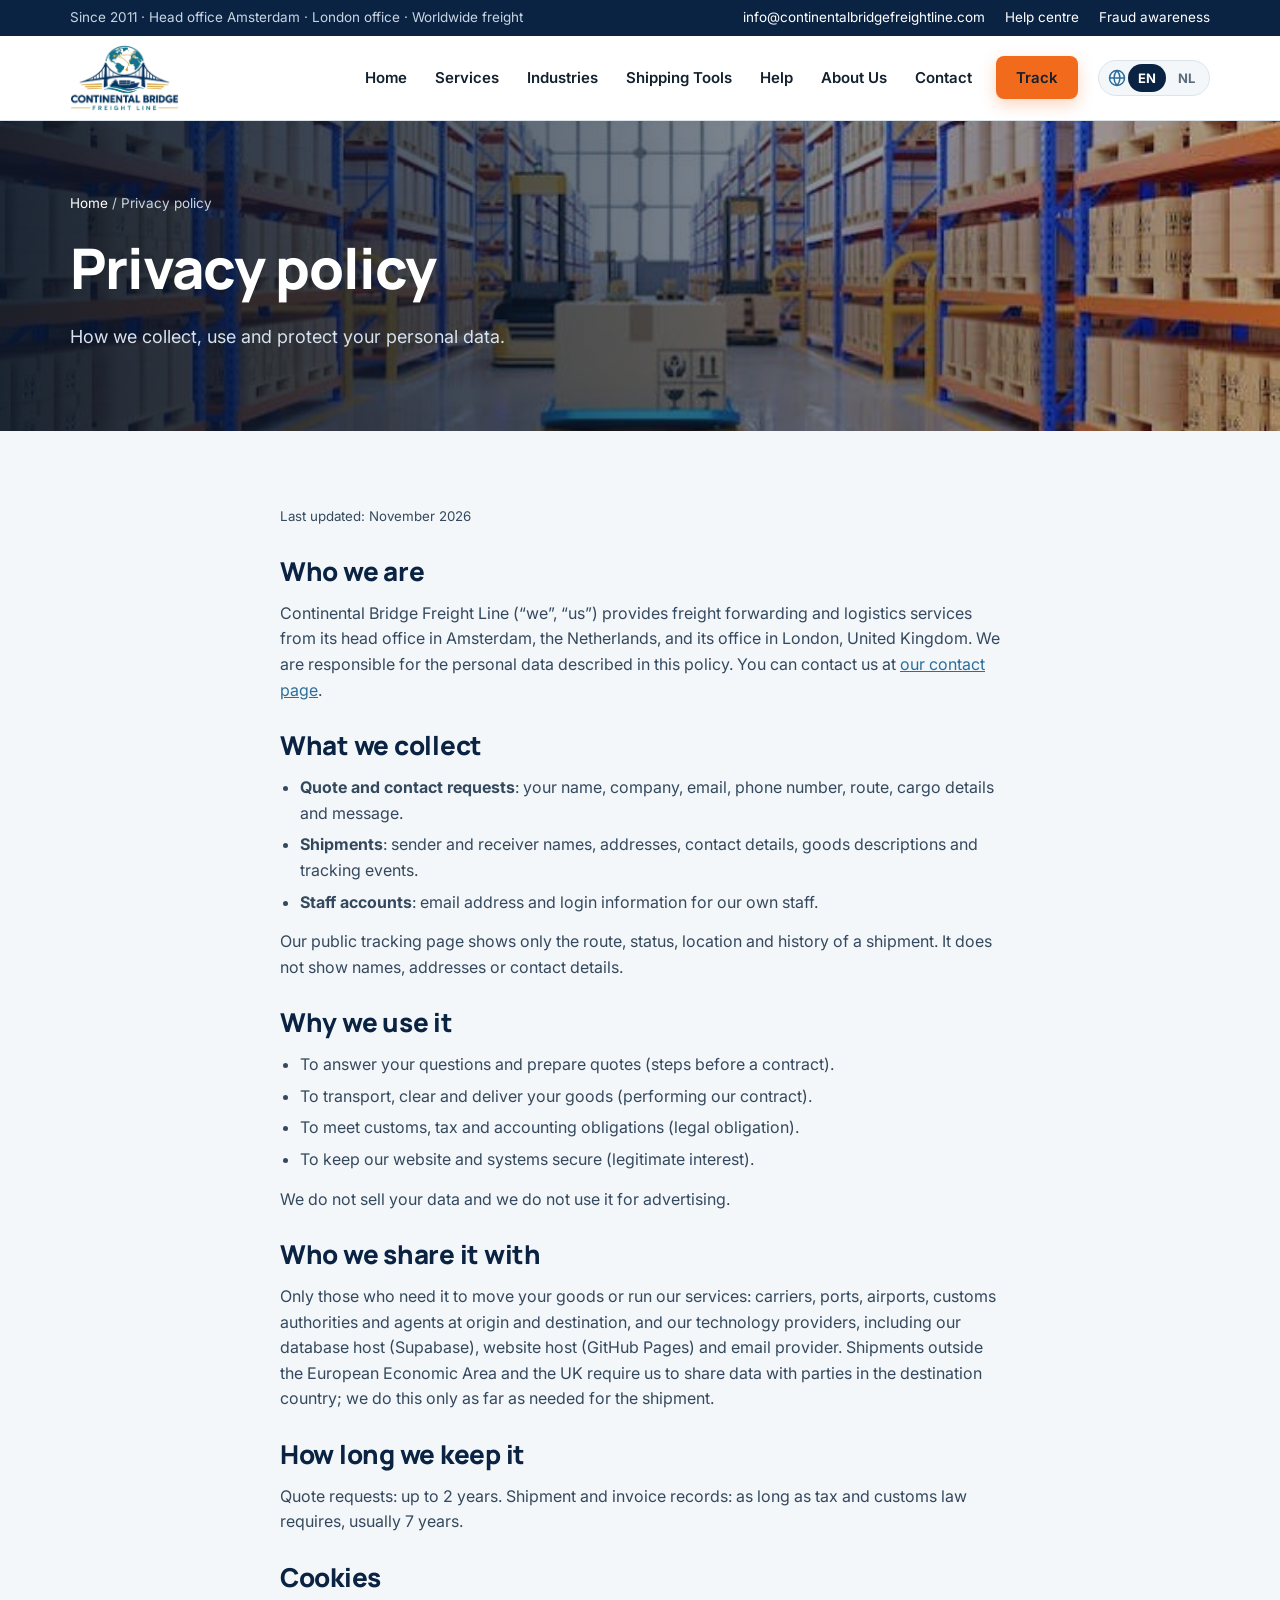
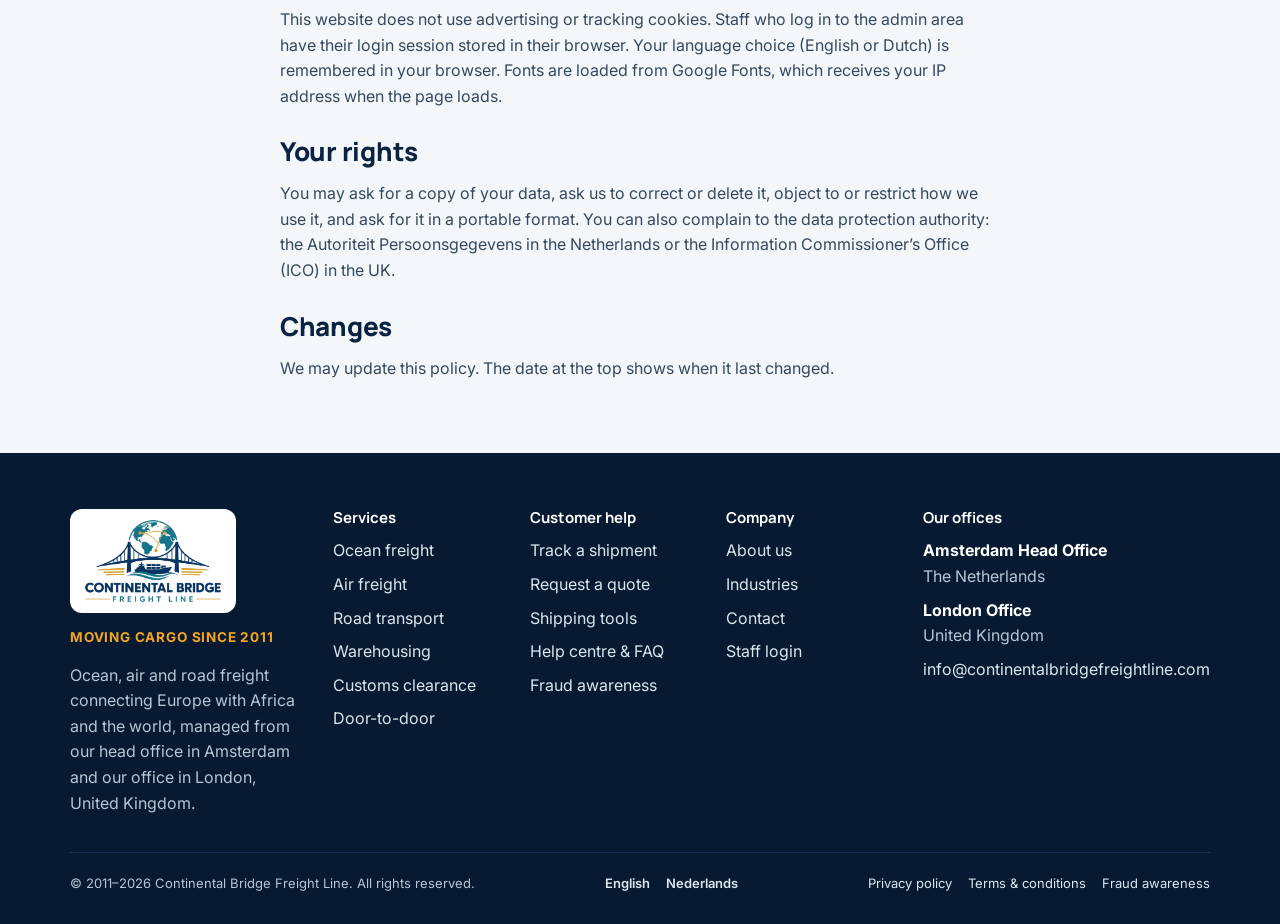
<file: privacy.html>
<!doctype html>
<html lang="en">
  <head>
    <meta charset="utf-8" />
    <meta name="viewport" content="width=device-width,initial-scale=1,viewport-fit=cover" />
    <title>Privacy Policy | Continental Bridge Freight Line</title>
    <meta name="description" content="How Continental Bridge Freight Line collects, uses and protects your personal data." />
    <meta name="theme-color" content="#0a2342" />
    <meta property="og:type" content="website" />
    <meta property="og:site_name" content="Continental Bridge Freight Line" />
    <meta property="og:title" content="Privacy Policy | Continental Bridge Freight Line" />
    <meta property="og:description" content="How Continental Bridge Freight Line collects, uses and protects your personal data." />
    <meta property="og:image" content="ocean-freight.jpg" />
    <link rel="icon" href="favicon.png" type="image/png" />
    <link rel="apple-touch-icon" href="apple-touch-icon.png" />
    <link rel="preconnect" href="https://fonts.googleapis.com" />
    <link rel="stylesheet" href="https://fonts.googleapis.com/css2?family=Inter:wght@400;500;600;700&family=Manrope:wght@600;700;800&display=swap" />
    <link rel="stylesheet" href="styles.css" />
  </head>
  <body data-page="privacy">
    <div id="site-header"></div>
    <main id="main">
      <section class="hero page-hero">
        <img src="warehouse.jpg" alt="" width="800" height="500" />
        <div class="wrap">
          <nav class="crumbs" aria-label="Breadcrumb"><a href="index.html">Home</a> / Privacy policy</nav>
          <h1>Privacy policy</h1>
          <p class="lead">How we collect, use and protect your personal data.</p>
        </div>
      </section>
      <section class="section">
        <div class="wrap prose">
          <p><small>Last updated: November 2026</small></p>
          <h2>Who we are</h2>
          <p>Continental Bridge Freight Line (“we”, “us”) provides freight forwarding and logistics services from its head office in Amsterdam, the Netherlands, and its office in London, United Kingdom. We are responsible for the personal data described in this policy. You can contact us at <a class="info-mail" href="contact.html">our contact page</a>.</p>
          <h2>What we collect</h2>
          <ul>
            <li><b>Quote and contact requests</b>: your name, company, email, phone number, route, cargo details and message.</li>
            <li><b>Shipments</b>: sender and receiver names, addresses, contact details, goods descriptions and tracking events.</li>
            <li><b>Staff accounts</b>: email address and login information for our own staff.</li>
          </ul>
          <p>Our public tracking page shows only the route, status, location and history of a shipment. It does not show names, addresses or contact details.</p>
          <h2>Why we use it</h2>
          <ul>
            <li>To answer your questions and prepare quotes (steps before a contract).</li>
            <li>To transport, clear and deliver your goods (performing our contract).</li>
            <li>To meet customs, tax and accounting obligations (legal obligation).</li>
            <li>To keep our website and systems secure (legitimate interest).</li>
          </ul>
          <p>We do not sell your data and we do not use it for advertising.</p>
          <h2>Who we share it with</h2>
          <p>Only those who need it to move your goods or run our services: carriers, ports, airports, customs authorities and agents at origin and destination, and our technology providers, including our database host (Supabase), website host (GitHub Pages) and email provider. Shipments outside the European Economic Area and the UK require us to share data with parties in the destination country; we do this only as far as needed for the shipment.</p>
          <h2>How long we keep it</h2>
          <p>Quote requests: up to 2 years. Shipment and invoice records: as long as tax and customs law requires, usually 7 years.</p>
          <h2>Cookies</h2>
          <p>This website does not use advertising or tracking cookies. Staff who log in to the admin area have their login session stored in their browser. Your language choice (English or Dutch) is remembered in your browser. Fonts are loaded from Google Fonts, which receives your IP address when the page loads.</p>
          <h2>Your rights</h2>
          <p>You may ask for a copy of your data, ask us to correct or delete it, object to or restrict how we use it, and ask for it in a portable format. You can also complain to the data protection authority: the Autoriteit Persoonsgegevens in the Netherlands or the Information Commissioner’s Office (ICO) in the UK.</p>
          <h2>Changes</h2>
          <p>We may update this policy. The date at the top shows when it last changed.</p>
        </div>
      </section>

    </main>
    <div id="site-footer"></div>
    <script src="config.js"></script>
    <script src="nl.js"></script>
    <script src="i18n.js"></script>
    <script src="site.js"></script>
  </body>
</html>
</file>
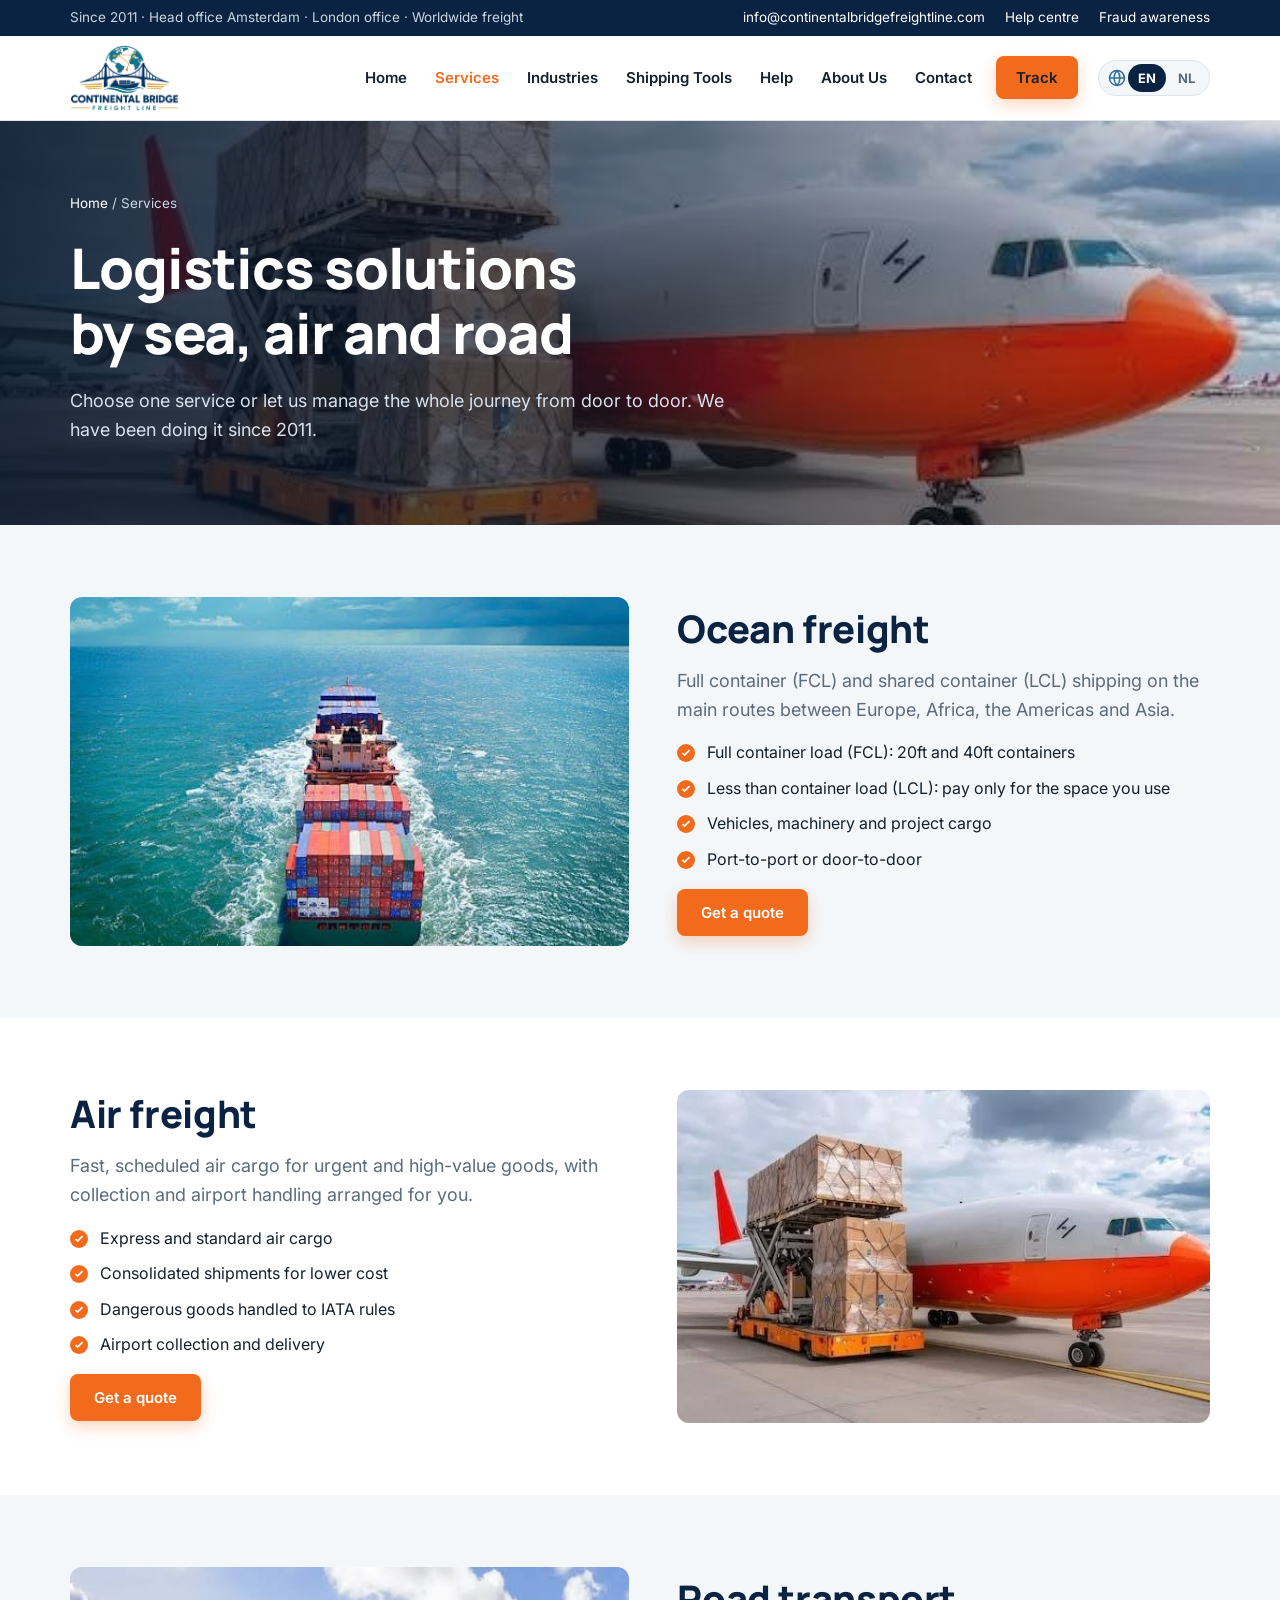
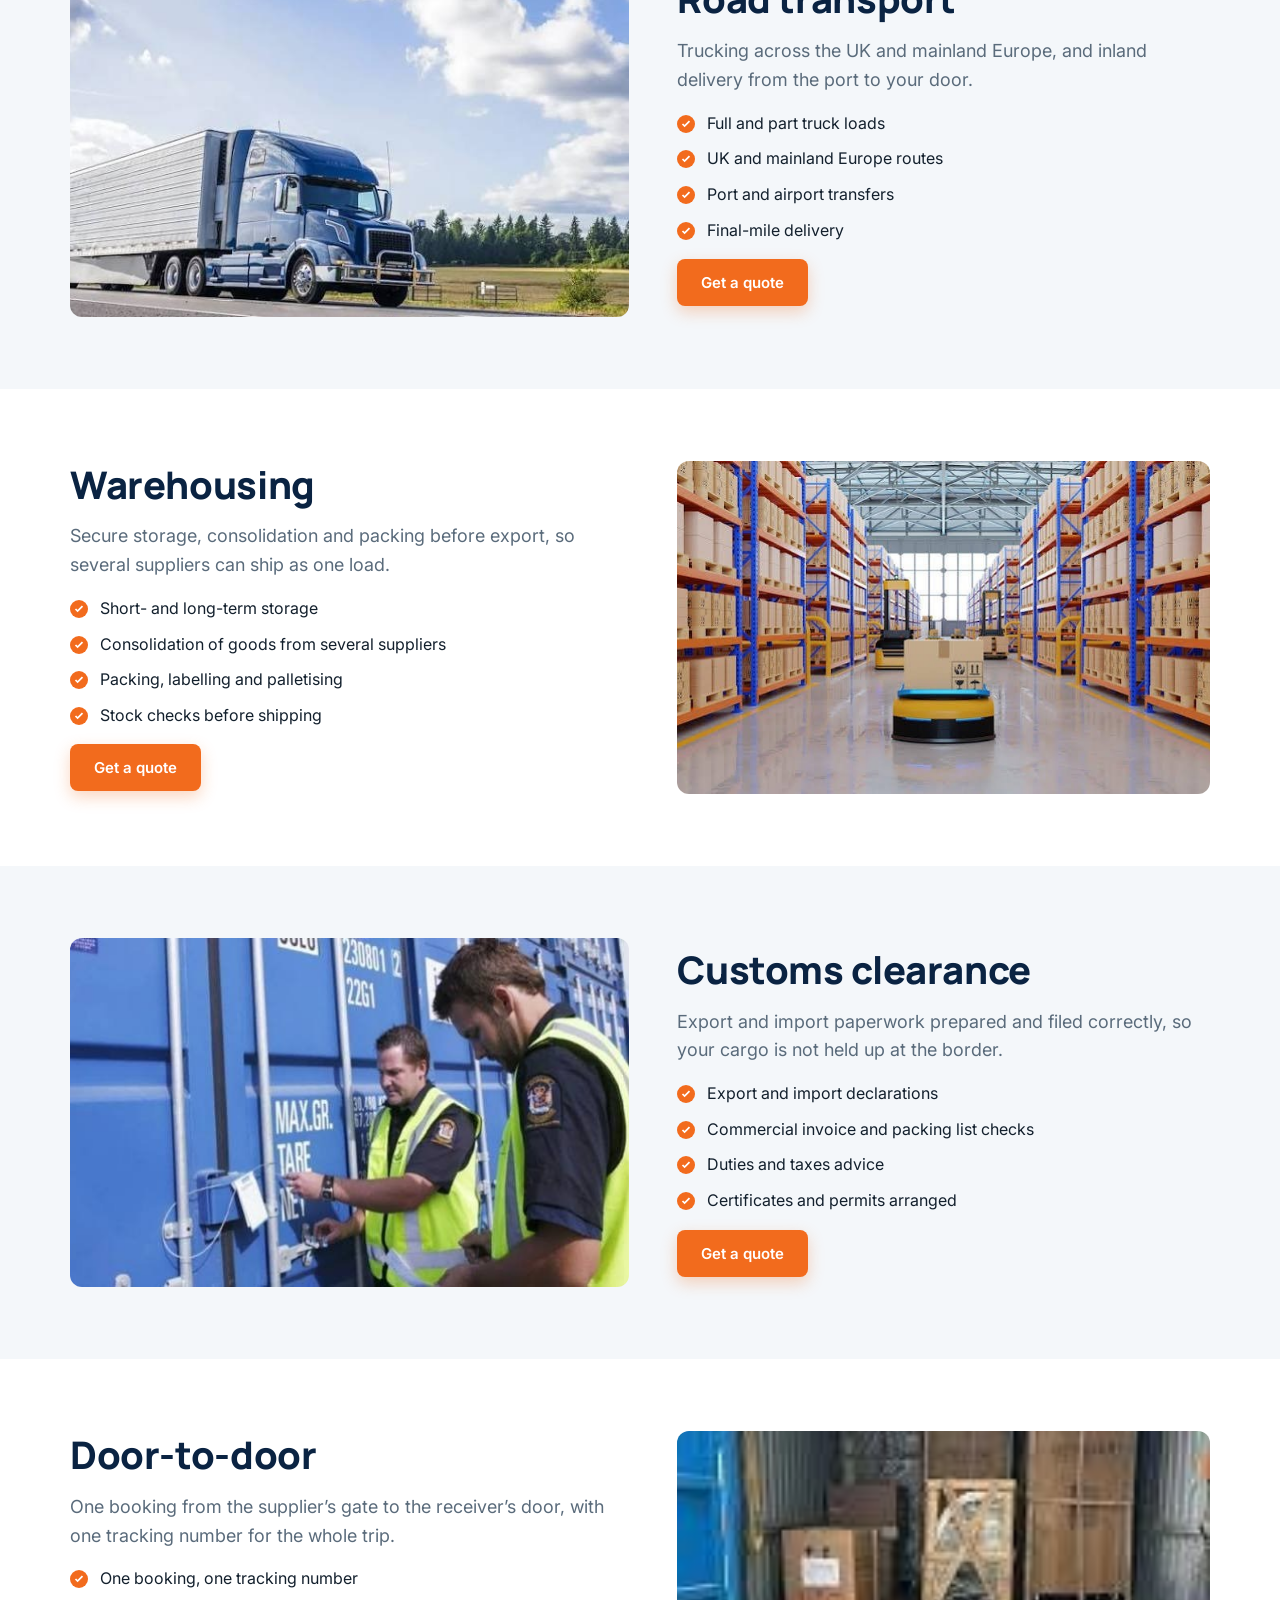
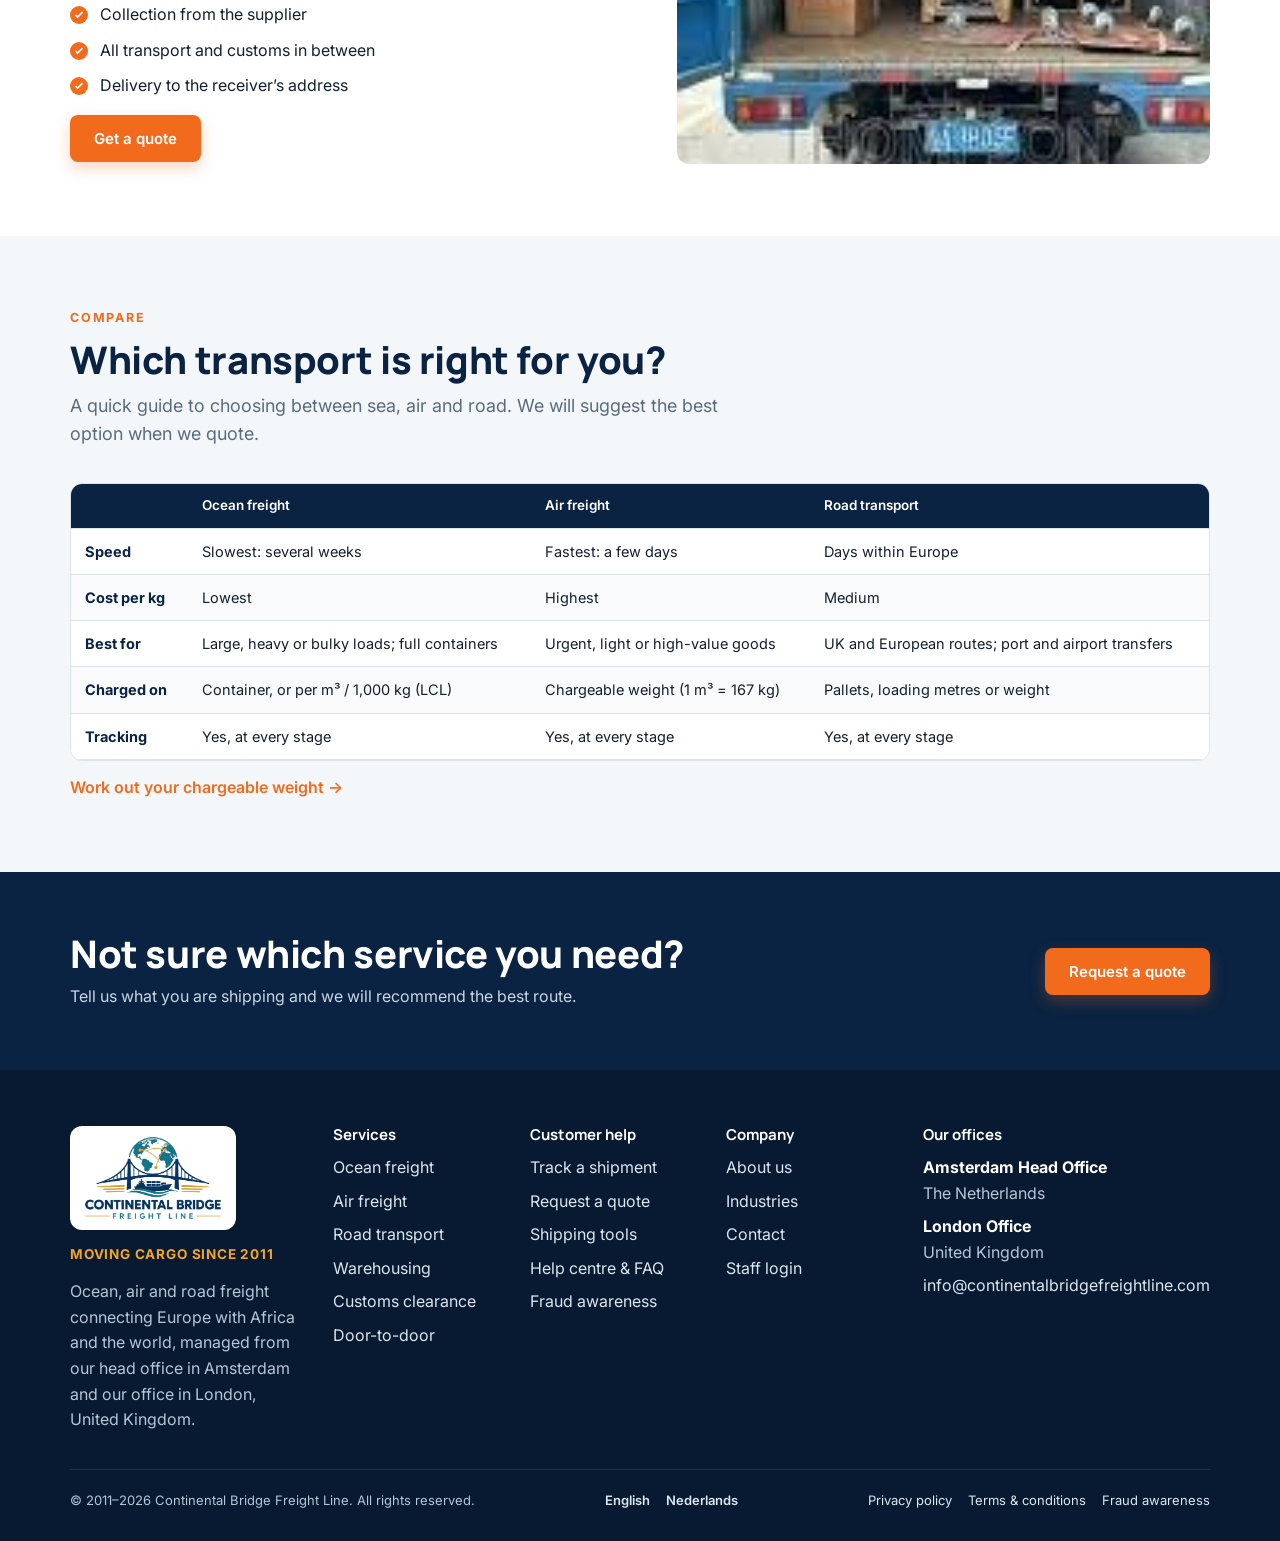
<file: services.html>
<!doctype html>
<html lang="en">
  <head>
    <meta charset="utf-8" />
    <meta
      name="viewport"
      content="width=device-width,initial-scale=1,viewport-fit=cover"
    />
    <title>Services | Continental Bridge Freight Line</title>
    <meta
      name="description"
      content="Ocean freight, air freight, road transport, warehousing, customs clearance and door-to-door delivery."
    />
    <meta
      property="og:title"
      content="Services | Continental Bridge Freight Line"
    />
    <meta
      property="og:description"
      content="Ocean freight, air freight, road transport, warehousing, customs clearance and door-to-door delivery."
    />
    <meta property="og:image" content="ocean-freight.jpg" />
    <link rel="icon" href="favicon.png" type="image/png" />
    <link rel="apple-touch-icon" href="apple-touch-icon.png" />
    <link rel="preconnect" href="https://fonts.googleapis.com" />
    <link
      rel="stylesheet"
      href="https://fonts.googleapis.com/css2?family=Inter:wght@400;500;600;700&family=Manrope:wght@600;700;800&display=swap"
    />
    <link rel="stylesheet" href="styles.css" />
  </head>
  <body data-page="services">
    <div id="site-header"></div>
    <main id="main">
      <section class="hero page-hero">
        <img src="air-freight.jpg" alt="" width="1600" height="900" />
        <div class="wrap">
          <nav class="crumbs" aria-label="Breadcrumb"><a href="index.html">Home</a> / Services</nav>
          <h1>Logistics solutions by sea, air and road</h1>
          <p class="lead">
            Choose one service or let us manage the whole journey from door to
            door. We have been doing it since <span data-founded>2011</span>.
          </p>
        </div>
      </section>
      <section class="section" id="ocean">
        <div class="wrap split">
          <img
            src="ocean-freight.jpg"
            alt="Ocean freight"
            width="800"
            height="500"
            loading="lazy"
          />
          <div class="text">
            <h2>Ocean freight</h2>
            <p class="lead">
              Full container (FCL) and shared container (LCL) shipping on the
              main routes between Europe, Africa, the Americas and Asia.
            </p>
            <ul class="ticks">
              <li>Full container load (FCL): 20ft and 40ft containers</li>
              <li>
                Less than container load (LCL): pay only for the space you use
              </li>
              <li>Vehicles, machinery and project cargo</li>
              <li>Port-to-port or door-to-door</li>
            </ul>
            <div>
              <a class="btn btn-primary" href="contact.html#quote"
                >Get a quote</a
              >
            </div>
          </div>
        </div>
      </section>
      <section class="section alt" id="air">
        <div class="wrap split">
          <div class="text">
            <h2>Air freight</h2>
            <p class="lead">
              Fast, scheduled air cargo for urgent and high-value goods, with
              collection and airport handling arranged for you.
            </p>
            <ul class="ticks">
              <li>Express and standard air cargo</li>
              <li>Consolidated shipments for lower cost</li>
              <li>Dangerous goods handled to IATA rules</li>
              <li>Airport collection and delivery</li>
            </ul>
            <div>
              <a class="btn btn-primary" href="contact.html#quote"
                >Get a quote</a
              >
            </div>
          </div>
          <img
            src="air-freight.jpg"
            alt="Air freight"
            width="800"
            height="500"
            loading="lazy"
          />
        </div>
      </section>
      <section class="section" id="road">
        <div class="wrap split">
          <img
            src="road-freight.jpg"
            alt="Road transport"
            width="800"
            height="500"
            loading="lazy"
          />
          <div class="text">
            <h2>Road transport</h2>
            <p class="lead">
              Trucking across the UK and mainland Europe, and inland delivery
              from the port to your door.
            </p>
            <ul class="ticks">
              <li>Full and part truck loads</li>
              <li>UK and mainland Europe routes</li>
              <li>Port and airport transfers</li>
              <li>Final-mile delivery</li>
            </ul>
            <div>
              <a class="btn btn-primary" href="contact.html#quote"
                >Get a quote</a
              >
            </div>
          </div>
        </div>
      </section>
      <section class="section alt" id="warehouse">
        <div class="wrap split">
          <div class="text">
            <h2>Warehousing</h2>
            <p class="lead">
              Secure storage, consolidation and packing before export, so
              several suppliers can ship as one load.
            </p>
            <ul class="ticks">
              <li>Short- and long-term storage</li>
              <li>Consolidation of goods from several suppliers</li>
              <li>Packing, labelling and palletising</li>
              <li>Stock checks before shipping</li>
            </ul>
            <div>
              <a class="btn btn-primary" href="contact.html#quote"
                >Get a quote</a
              >
            </div>
          </div>
          <img
            src="warehouse.jpg"
            alt="Warehousing"
            width="800"
            height="500"
            loading="lazy"
          />
        </div>
      </section>
      <section class="section" id="customs">
        <div class="wrap split">
          <img
            src="customs.jpg"
            alt="Customs clearance"
            width="800"
            height="500"
            loading="lazy"
          />
          <div class="text">
            <h2>Customs clearance</h2>
            <p class="lead">
              Export and import paperwork prepared and filed correctly, so your
              cargo is not held up at the border.
            </p>
            <ul class="ticks">
              <li>Export and import declarations</li>
              <li>Commercial invoice and packing list checks</li>
              <li>Duties and taxes advice</li>
              <li>Certificates and permits arranged</li>
            </ul>
            <div>
              <a class="btn btn-primary" href="contact.html#quote"
                >Get a quote</a
              >
            </div>
          </div>
        </div>
      </section>
      <section class="section alt" id="door">
        <div class="wrap split">
          <div class="text">
            <h2>Door-to-door</h2>
            <p class="lead">
              One booking from the supplier’s gate to the receiver’s door, with
              one tracking number for the whole trip.
            </p>
            <ul class="ticks">
              <li>One booking, one tracking number</li>
              <li>Collection from the supplier</li>
              <li>All transport and customs in between</li>
              <li>Delivery to the receiver’s address</li>
            </ul>
            <div>
              <a class="btn btn-primary" href="contact.html#quote"
                >Get a quote</a
              >
            </div>
          </div>
          <img
            src="door-to-door.jpg"
            alt="Door-to-door"
            width="800"
            height="500"
            loading="lazy"
          />
        </div>
      </section>
      <section class="section" id="compare" style="scroll-margin-top: 90px">
        <div class="wrap">
          <div class="section-head">
            <span class="eyebrow">Compare</span>
            <h2>Which transport is right for you?</h2>
            <p class="lead">A quick guide to choosing between sea, air and road. We will suggest the best option when we quote.</p>
          </div>
          <div class="tablebox">
            <table class="spec">
              <thead><tr><th></th><th>Ocean freight</th><th>Air freight</th><th>Road transport</th></tr></thead>
              <tbody>
                <tr><td><b>Speed</b></td><td>Slowest: several weeks</td><td>Fastest: a few days</td><td>Days within Europe</td></tr>
                <tr><td><b>Cost per kg</b></td><td>Lowest</td><td>Highest</td><td>Medium</td></tr>
                <tr><td><b>Best for</b></td><td>Large, heavy or bulky loads; full containers</td><td>Urgent, light or high-value goods</td><td>UK and European routes; port and airport transfers</td></tr>
                <tr><td><b>Charged on</b></td><td>Container, or per m³ / 1,000 kg (LCL)</td><td>Chargeable weight (1 m³ = 167 kg)</td><td>Pallets, loading metres or weight</td></tr>
                <tr><td><b>Tracking</b></td><td>Yes, at every stage</td><td>Yes, at every stage</td><td>Yes, at every stage</td></tr>
              </tbody>
            </table>
          </div>
          <p style="margin-top: 14px"><a class="more" style="font-weight: 600; color: var(--orange); text-decoration: none" href="tools.html#volumetric">Work out your chargeable weight →</a></p>
        </div>
      </section>
      <section class="band">
        <div class="wrap">
          <div style="display: grid; gap: 8px"><h2>Not sure which service you need?</h2><p>Tell us what you are shipping and we will recommend the best route.</p></div>
          <a class="btn btn-primary" href="contact.html#quote">Request a quote</a>
        </div>
      </section>
    </main>
    <div id="site-footer"></div>
    <script src="config.js"></script>
    <script src="nl.js"></script>
    <script src="i18n.js"></script>
    <script src="site.js"></script>
  </body>
</html>
</file>
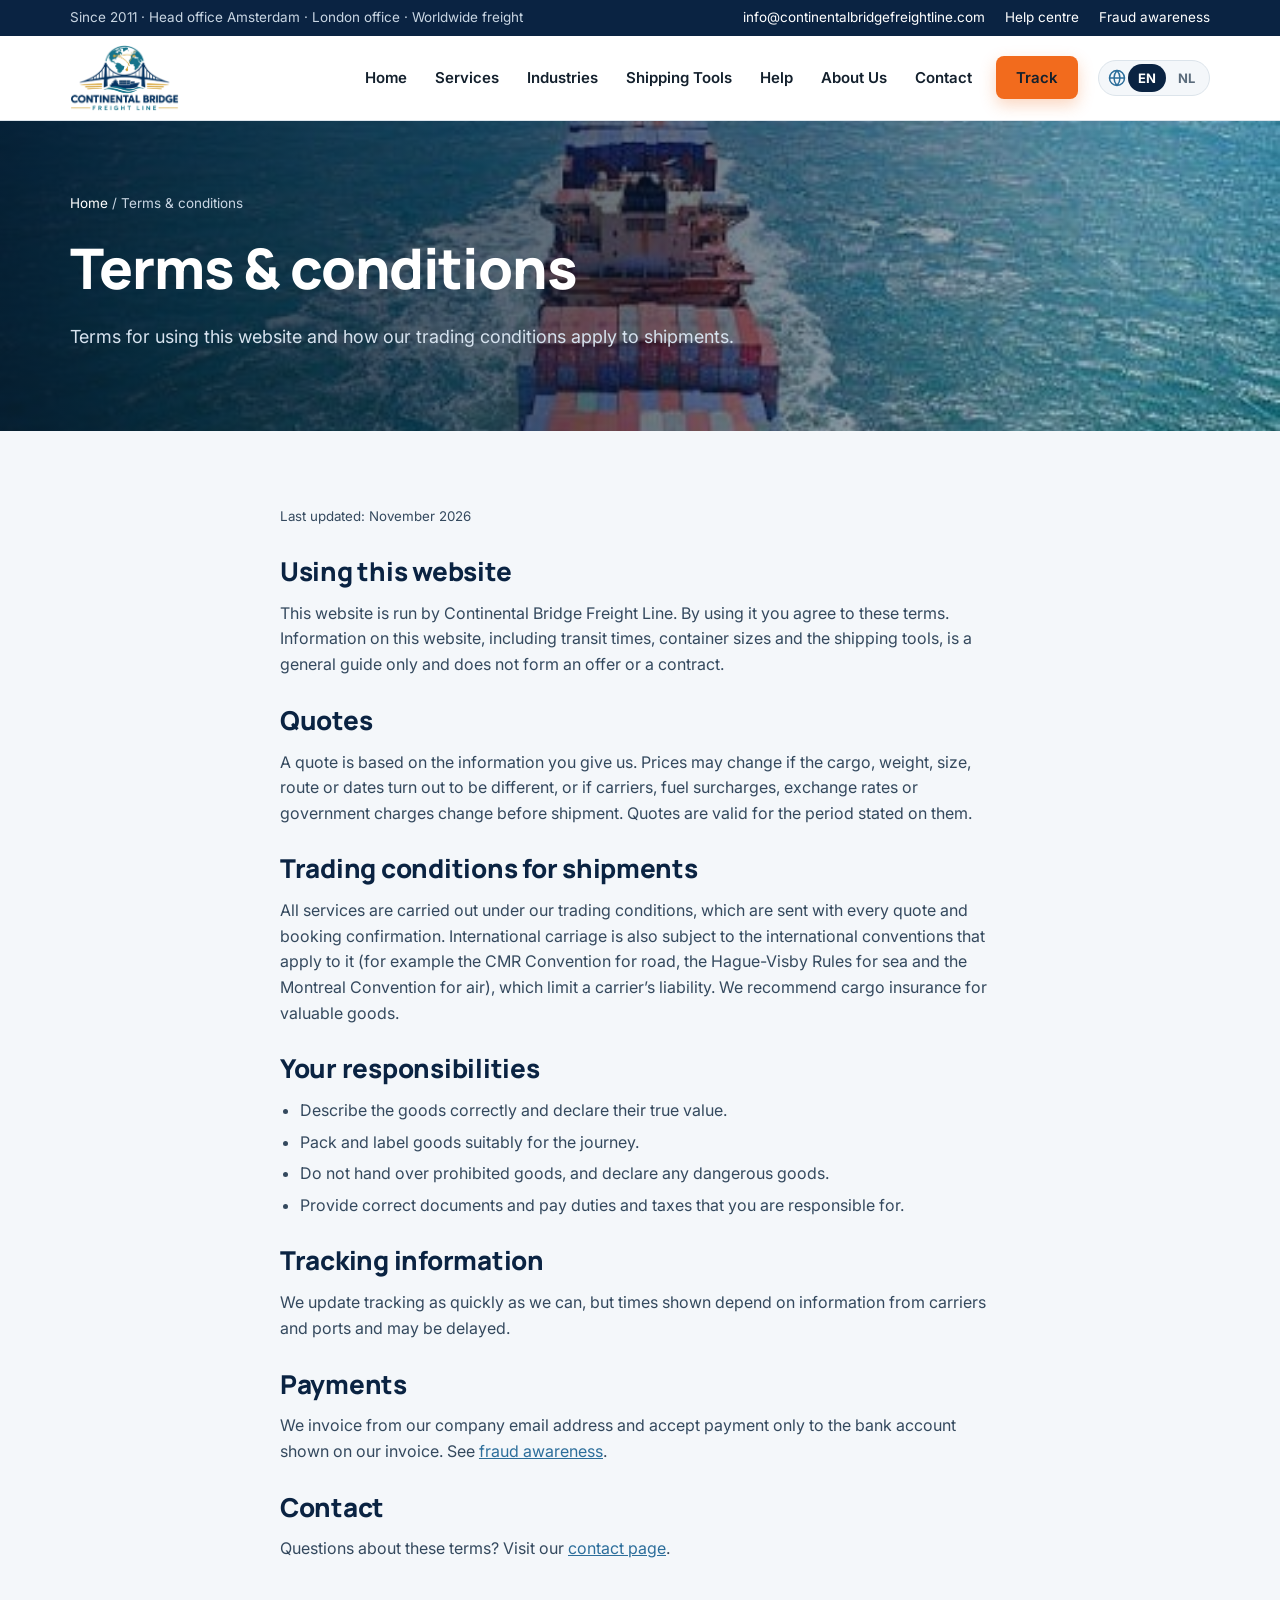
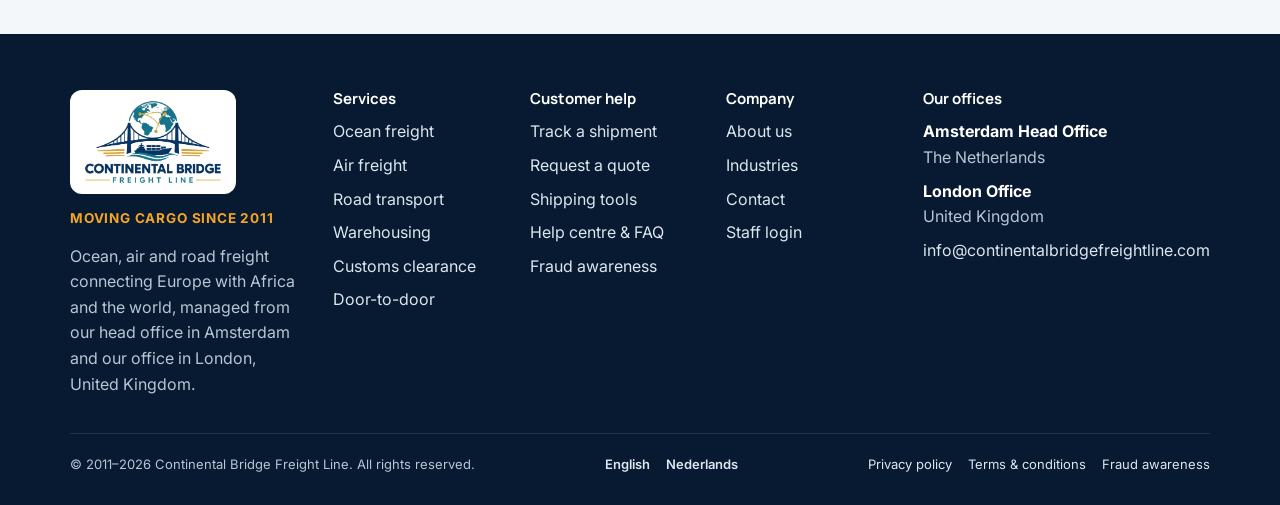
<file: terms.html>
<!doctype html>
<html lang="en">
  <head>
    <meta charset="utf-8" />
    <meta name="viewport" content="width=device-width,initial-scale=1,viewport-fit=cover" />
    <title>Terms &amp; Conditions | Continental Bridge Freight Line</title>
    <meta name="description" content="Terms for using the Continental Bridge Freight Line website and how our trading conditions apply to shipments." />
    <meta name="theme-color" content="#0a2342" />
    <meta property="og:type" content="website" />
    <meta property="og:site_name" content="Continental Bridge Freight Line" />
    <meta property="og:title" content="Terms &amp; Conditions | Continental Bridge Freight Line" />
    <meta property="og:description" content="Terms for using the Continental Bridge Freight Line website and how our trading conditions apply to shipments." />
    <meta property="og:image" content="ocean-freight.jpg" />
    <link rel="icon" href="favicon.png" type="image/png" />
    <link rel="apple-touch-icon" href="apple-touch-icon.png" />
    <link rel="preconnect" href="https://fonts.googleapis.com" />
    <link rel="stylesheet" href="https://fonts.googleapis.com/css2?family=Inter:wght@400;500;600;700&family=Manrope:wght@600;700;800&display=swap" />
    <link rel="stylesheet" href="styles.css" />
  </head>
  <body data-page="terms">
    <div id="site-header"></div>
    <main id="main">
      <section class="hero page-hero">
        <img src="ocean-freight.jpg" alt="" width="800" height="500" />
        <div class="wrap">
          <nav class="crumbs" aria-label="Breadcrumb"><a href="index.html">Home</a> / Terms &amp; conditions</nav>
          <h1>Terms &amp; conditions</h1>
          <p class="lead">Terms for using this website and how our trading conditions apply to shipments.</p>
        </div>
      </section>
      <section class="section">
        <div class="wrap prose">
          <p><small>Last updated: November 2026</small></p>
          <h2>Using this website</h2>
          <p>This website is run by Continental Bridge Freight Line. By using it you agree to these terms. Information on this website, including transit times, container sizes and the shipping tools, is a general guide only and does not form an offer or a contract.</p>
          <h2>Quotes</h2>
          <p>A quote is based on the information you give us. Prices may change if the cargo, weight, size, route or dates turn out to be different, or if carriers, fuel surcharges, exchange rates or government charges change before shipment. Quotes are valid for the period stated on them.</p>
          <h2>Trading conditions for shipments</h2>
          <p>All services are carried out under our trading conditions, which are sent with every quote and booking confirmation. International carriage is also subject to the international conventions that apply to it (for example the CMR Convention for road, the Hague-Visby Rules for sea and the Montreal Convention for air), which limit a carrier’s liability. We recommend cargo insurance for valuable goods.</p>
          <h2>Your responsibilities</h2>
          <ul>
            <li>Describe the goods correctly and declare their true value.</li>
            <li>Pack and label goods suitably for the journey.</li>
            <li>Do not hand over prohibited goods, and declare any dangerous goods.</li>
            <li>Provide correct documents and pay duties and taxes that you are responsible for.</li>
          </ul>
          <h2>Tracking information</h2>
          <p>We update tracking as quickly as we can, but times shown depend on information from carriers and ports and may be delayed.</p>
          <h2>Payments</h2>
          <p>We invoice from our company email address and accept payment only to the bank account shown on our invoice. See <a href="fraud.html">fraud awareness</a>.</p>
          <h2>Contact</h2>
          <p>Questions about these terms? Visit our <a href="contact.html">contact page</a>.</p>
        </div>
      </section>

    </main>
    <div id="site-footer"></div>
    <script src="config.js"></script>
    <script src="nl.js"></script>
    <script src="i18n.js"></script>
    <script src="site.js"></script>
  </body>
</html>
</file>
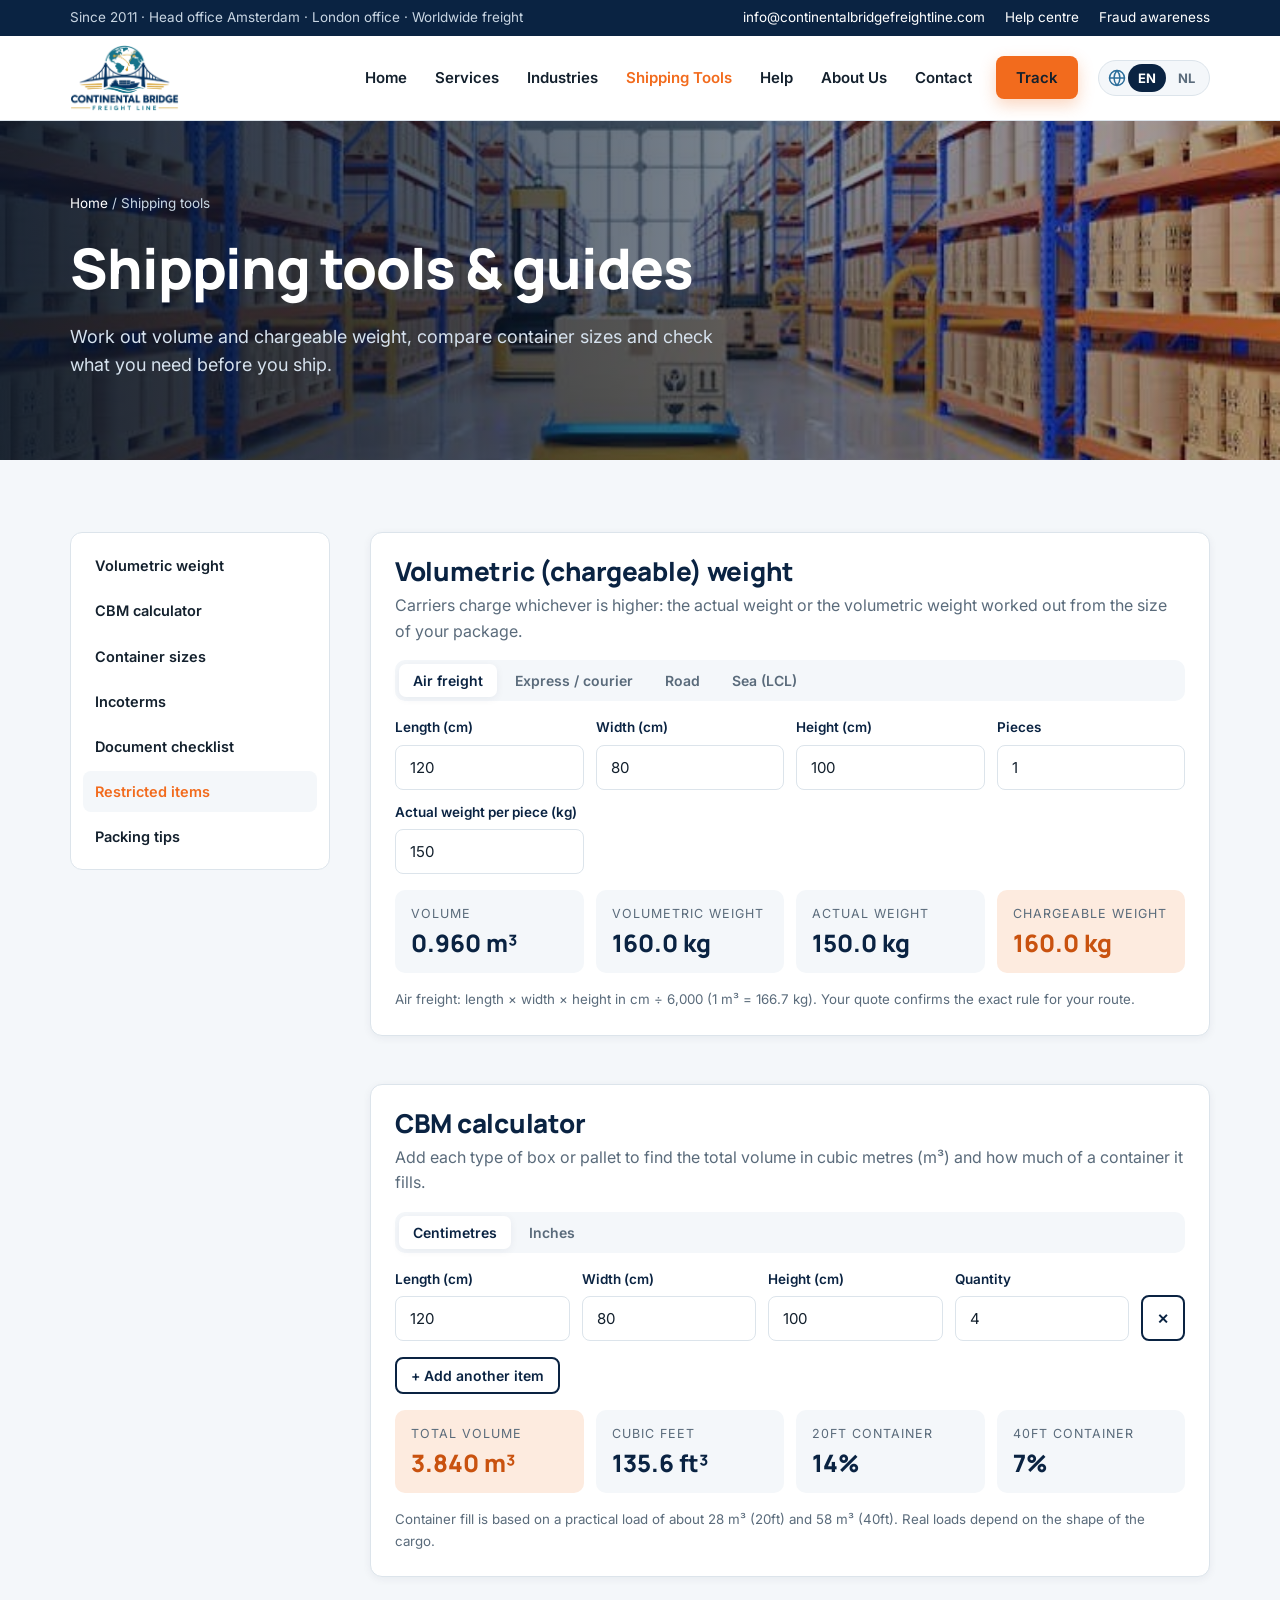
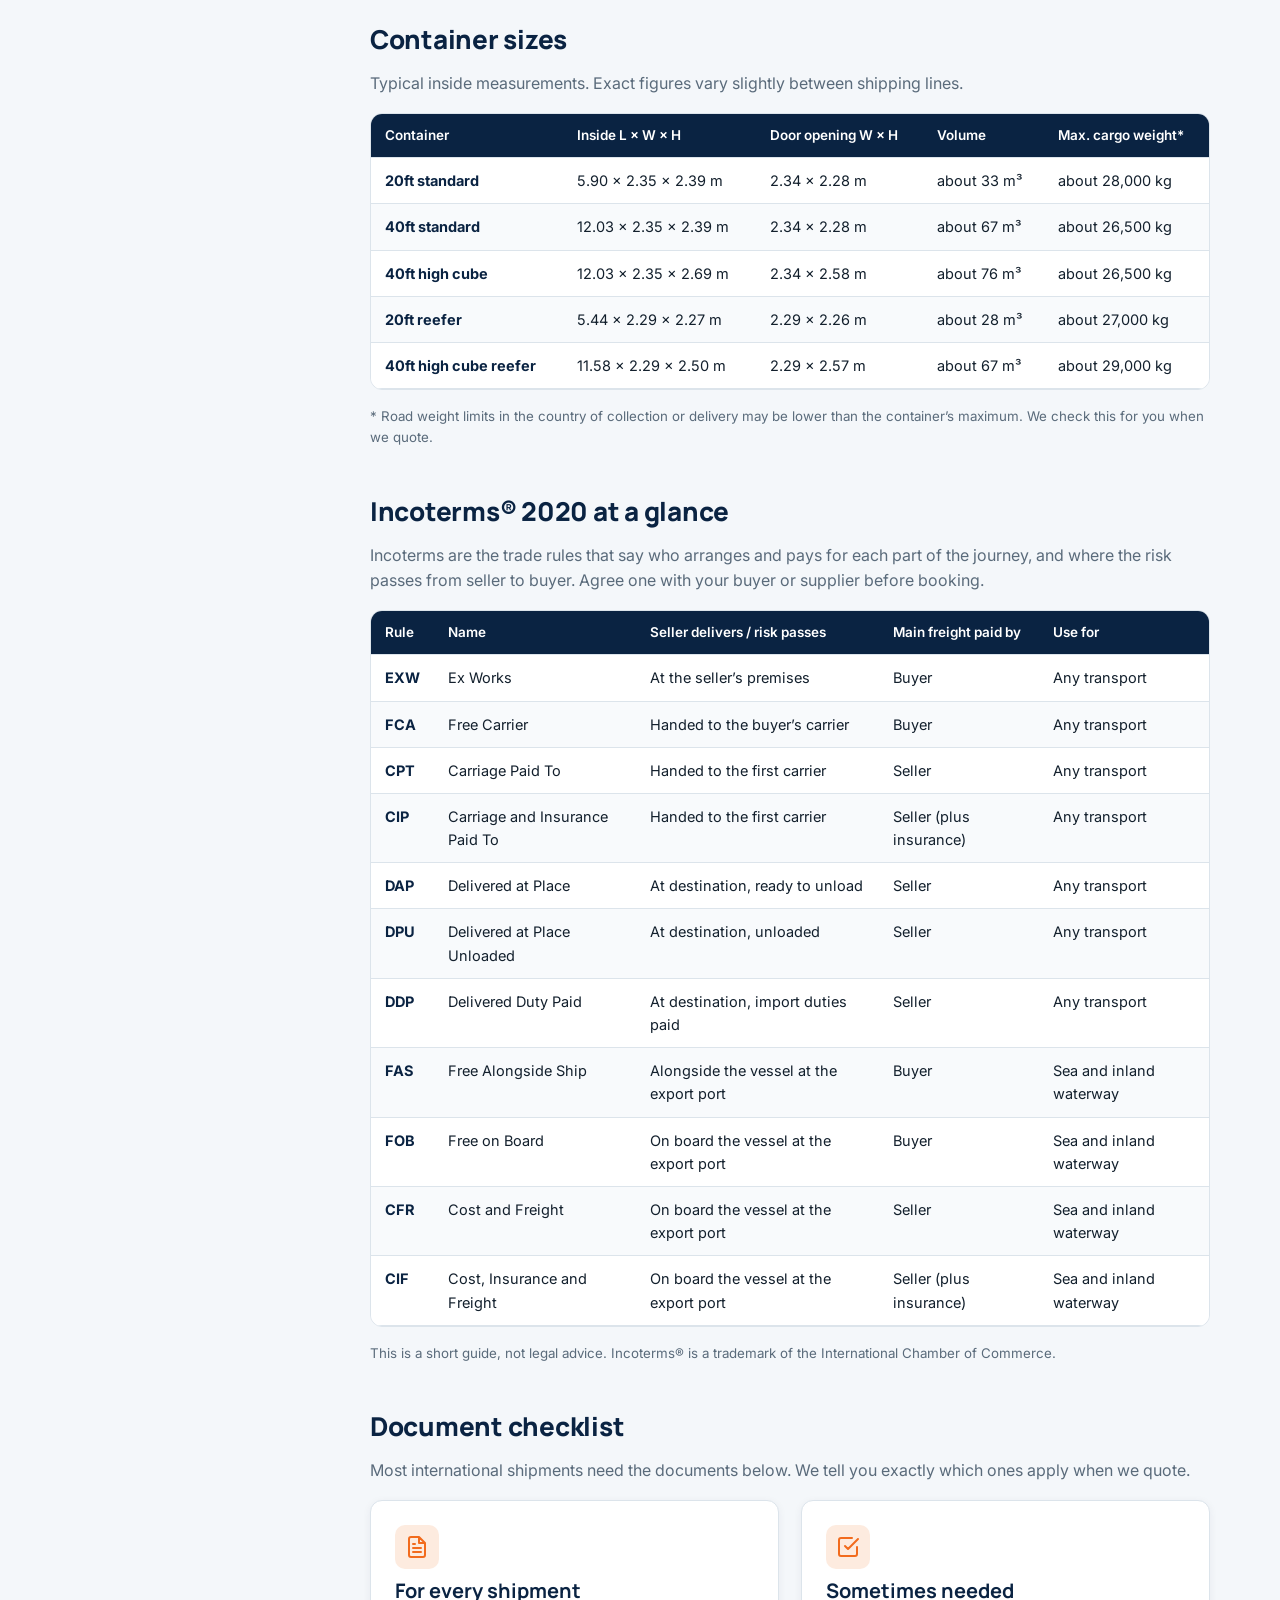
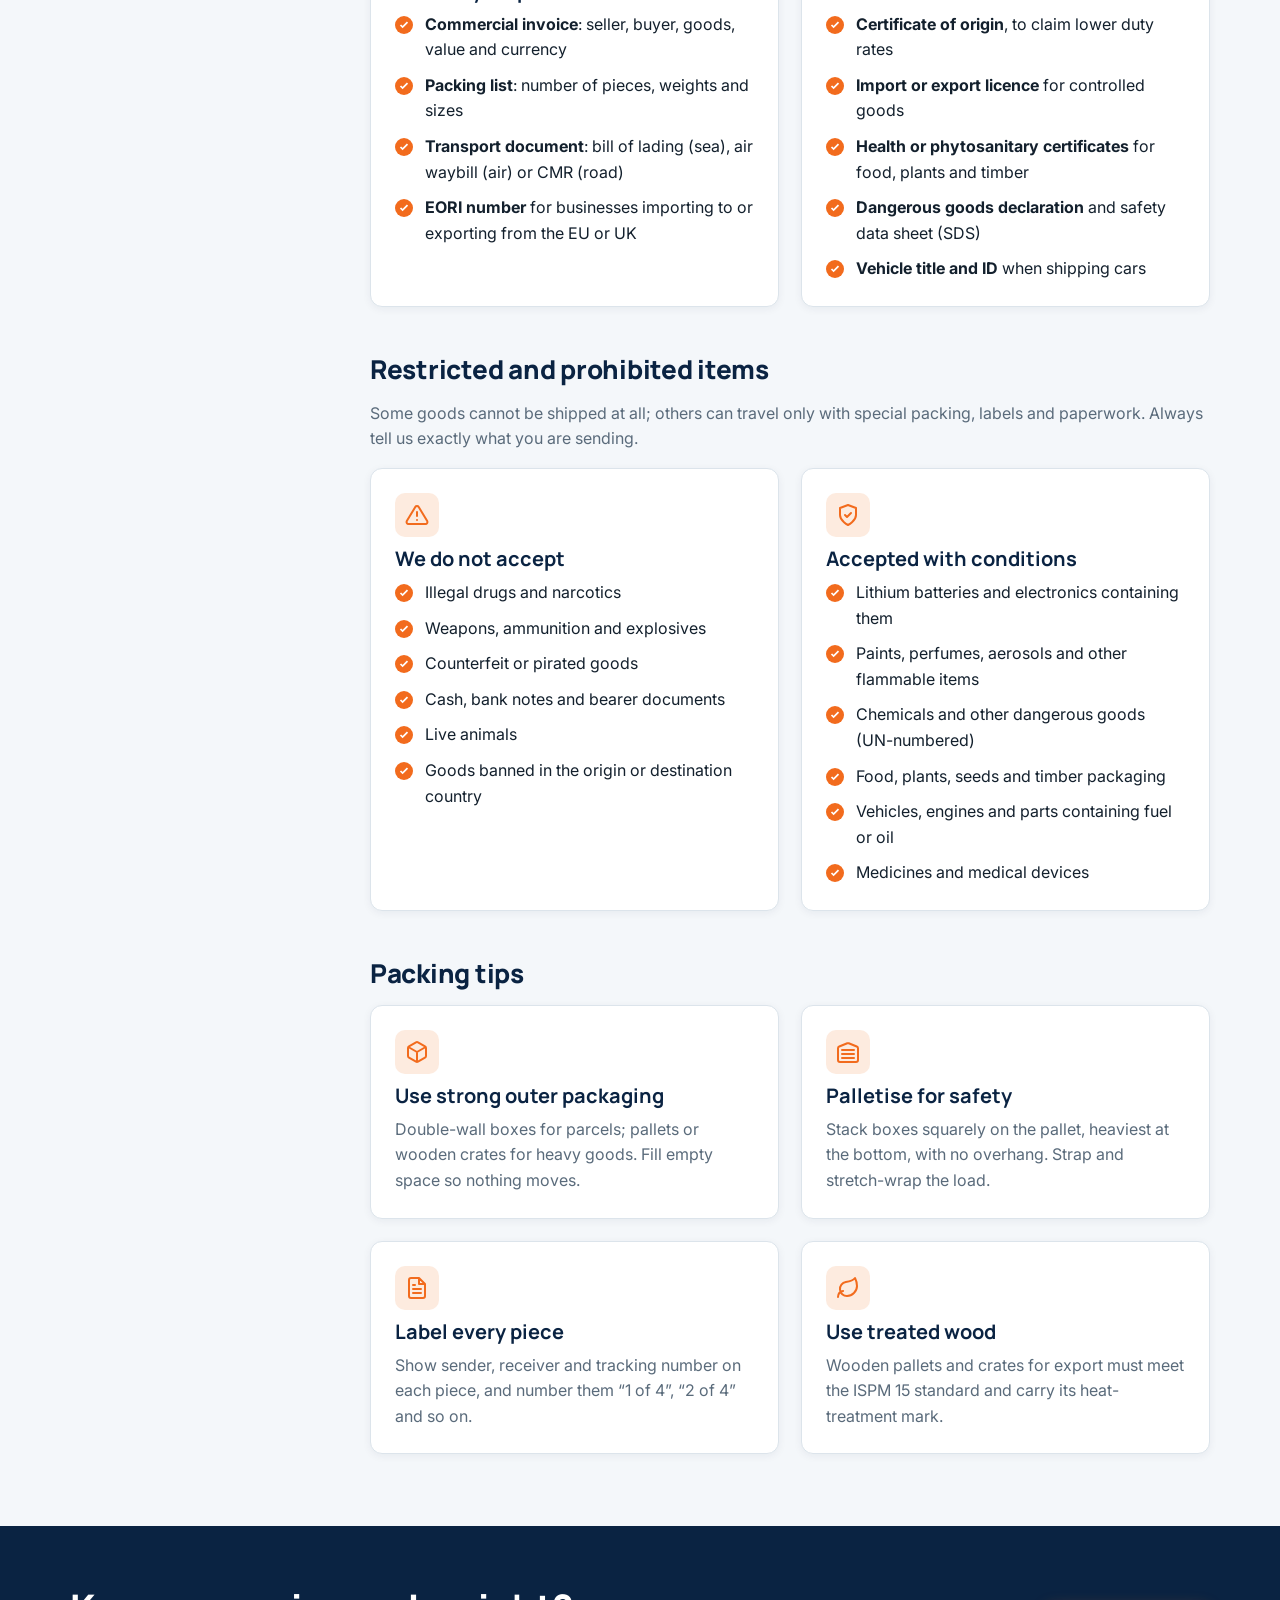
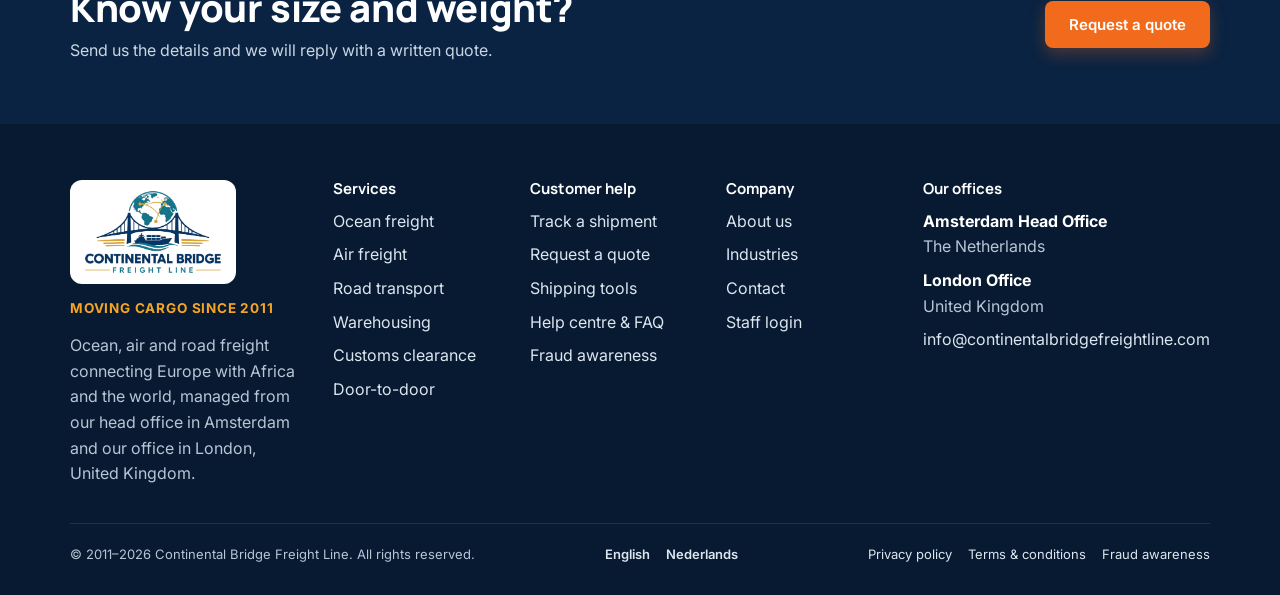
<file: tools.html>
<!doctype html>
<html lang="en">
  <head>
    <meta charset="utf-8" />
    <meta name="viewport" content="width=device-width,initial-scale=1,viewport-fit=cover" />
    <title>Shipping Tools: CBM, Volumetric Weight, Containers &amp; Incoterms | Continental Bridge Freight Line</title>
    <meta name="description" content="Free shipping tools: volumetric weight and CBM calculators, container sizes, Incoterms 2020 guide, document checklist and restricted items." />
    <meta name="theme-color" content="#0a2342" />
    <meta property="og:type" content="website" />
    <meta property="og:site_name" content="Continental Bridge Freight Line" />
    <meta property="og:title" content="Shipping Tools: CBM, Volumetric Weight, Containers &amp; Incoterms | Continental Bridge Freight Line" />
    <meta property="og:description" content="Free shipping tools: volumetric weight and CBM calculators, container sizes, Incoterms 2020 guide, document checklist and restricted items." />
    <meta property="og:image" content="ocean-freight.jpg" />
    <link rel="icon" href="favicon.png" type="image/png" />
    <link rel="apple-touch-icon" href="apple-touch-icon.png" />
    <link rel="preconnect" href="https://fonts.googleapis.com" />
    <link rel="stylesheet" href="https://fonts.googleapis.com/css2?family=Inter:wght@400;500;600;700&family=Manrope:wght@600;700;800&display=swap" />
    <link rel="stylesheet" href="styles.css" />
  </head>
  <body data-page="tools">
    <div id="site-header"></div>
    <main id="main">
      <section class="hero page-hero">
        <img src="warehouse.jpg" alt="" width="800" height="500" />
        <div class="wrap">
          <nav class="crumbs" aria-label="Breadcrumb"><a href="index.html">Home</a> / Shipping tools</nav>
          <h1>Shipping tools &amp; guides</h1>
          <p class="lead">Work out volume and chargeable weight, compare container sizes and check what you need before you ship.</p>
        </div>
      </section>

      <section class="section">
        <div class="wrap with-side">
          <nav class="side-nav" aria-label="On this page">
            <a href="#volumetric">Volumetric weight</a>
            <a href="#cbm">CBM calculator</a>
            <a href="#containers">Container sizes</a>
            <a href="#incoterms">Incoterms</a>
            <a href="#documents">Document checklist</a>
            <a href="#restricted">Restricted items</a>
            <a href="#packing">Packing tips</a>
          </nav>

          <div class="stack" style="min-width: 0">
            <div class="calc" id="volumetric">
              <div style="display: grid; gap: 6px">
                <h2 style="font-size: 26px">Volumetric (chargeable) weight</h2>
                <p style="color: var(--muted)">Carriers charge whichever is higher: the actual weight or the volumetric weight worked out from the size of your package.</p>
              </div>
              <div class="seg" role="group" aria-label="Transport type" id="vwMode">
                <button type="button" aria-pressed="true" data-div="6000">Air freight</button>
                <button type="button" aria-pressed="false" data-div="5000">Express / courier</button>
                <button type="button" aria-pressed="false" data-div="3000">Road</button>
                <button type="button" aria-pressed="false" data-div="1000">Sea (LCL)</button>
              </div>
              <div class="fields">
                <label>Length (cm)<input class="in" type="number" min="0" step="0.1" id="vwL" value="120" inputmode="decimal" /></label>
                <label>Width (cm)<input class="in" type="number" min="0" step="0.1" id="vwW" value="80" inputmode="decimal" /></label>
                <label>Height (cm)<input class="in" type="number" min="0" step="0.1" id="vwH" value="100" inputmode="decimal" /></label>
                <label>Pieces<input class="in" type="number" min="1" step="1" id="vwQ" value="1" inputmode="numeric" /></label>
                <label>Actual weight per piece (kg)<input class="in" type="number" min="0" step="0.1" id="vwA" value="150" inputmode="decimal" /></label>
              </div>
              <div class="answer" aria-live="polite">
                <div><small>Volume</small><b id="vwVol">–</b></div>
                <div><small>Volumetric weight</small><b id="vwVw">–</b></div>
                <div><small>Actual weight</small><b id="vwAw">–</b></div>
                <div class="hi"><small>Chargeable weight</small><b id="vwCw">–</b></div>
              </div>
              <small style="color: var(--muted)" id="vwNote"></small>
            </div>

            <div class="calc" id="cbm">
              <div style="display: grid; gap: 6px">
                <h2 style="font-size: 26px">CBM calculator</h2>
                <p style="color: var(--muted)">Add each type of box or pallet to find the total volume in cubic metres (m³) and how much of a container it fills.</p>
              </div>
              <div class="seg" role="group" aria-label="Units" id="cbmUnit">
                <button type="button" aria-pressed="true" data-u="cm">Centimetres</button>
                <button type="button" aria-pressed="false" data-u="in">Inches</button>
              </div>
              <div id="cbmRows" style="display: grid; gap: 10px"></div>
              <div><button class="btn btn-outline btn-sm" type="button" id="cbmAdd">+ Add another item</button></div>
              <div class="answer" aria-live="polite">
                <div class="hi"><small>Total volume</small><b id="cbmTot">–</b></div>
                <div><small>Cubic feet</small><b id="cbmFt">–</b></div>
                <div><small>20ft container</small><b id="cbm20">–</b></div>
                <div><small>40ft container</small><b id="cbm40">–</b></div>
              </div>
              <small style="color: var(--muted)">Container fill is based on a practical load of about 28 m³ (20ft) and 58 m³ (40ft). Real loads depend on the shape of the cargo.</small>
            </div>

            <div style="display: grid; gap: 16px; scroll-margin-top: 110px" id="containers">
              <h2 style="font-size: 26px">Container sizes</h2>
              <p style="color: var(--muted)">Typical inside measurements. Exact figures vary slightly between shipping lines.</p>
              <div class="tablebox">
                <table class="spec">
                  <thead><tr><th>Container</th><th>Inside L × W × H</th><th>Door opening W × H</th><th>Volume</th><th>Max. cargo weight*</th></tr></thead>
                  <tbody>
                    <tr><td><b>20ft standard</b></td><td>5.90 × 2.35 × 2.39 m</td><td>2.34 × 2.28 m</td><td>about 33 m³</td><td>about 28,000 kg</td></tr>
                    <tr><td><b>40ft standard</b></td><td>12.03 × 2.35 × 2.39 m</td><td>2.34 × 2.28 m</td><td>about 67 m³</td><td>about 26,500 kg</td></tr>
                    <tr><td><b>40ft high cube</b></td><td>12.03 × 2.35 × 2.69 m</td><td>2.34 × 2.58 m</td><td>about 76 m³</td><td>about 26,500 kg</td></tr>
                    <tr><td><b>20ft reefer</b></td><td>5.44 × 2.29 × 2.27 m</td><td>2.29 × 2.26 m</td><td>about 28 m³</td><td>about 27,000 kg</td></tr>
                    <tr><td><b>40ft high cube reefer</b></td><td>11.58 × 2.29 × 2.50 m</td><td>2.29 × 2.57 m</td><td>about 67 m³</td><td>about 29,000 kg</td></tr>
                  </tbody>
                </table>
              </div>
              <small style="color: var(--muted)">* Road weight limits in the country of collection or delivery may be lower than the container’s maximum. We check this for you when we quote.</small>
            </div>

            <div style="display: grid; gap: 16px; scroll-margin-top: 110px" id="incoterms">
              <h2 style="font-size: 26px">Incoterms® 2020 at a glance</h2>
              <p style="color: var(--muted)">Incoterms are the trade rules that say who arranges and pays for each part of the journey, and where the risk passes from seller to buyer. Agree one with your buyer or supplier before booking.</p>
              <div class="tablebox">
                <table class="spec">
                  <thead><tr><th>Rule</th><th>Name</th><th>Seller delivers / risk passes</th><th>Main freight paid by</th><th>Use for</th></tr></thead>
                  <tbody>
                    <tr><td><b>EXW</b></td><td>Ex Works</td><td>At the seller’s premises</td><td>Buyer</td><td>Any transport</td></tr>
                    <tr><td><b>FCA</b></td><td>Free Carrier</td><td>Handed to the buyer’s carrier</td><td>Buyer</td><td>Any transport</td></tr>
                    <tr><td><b>CPT</b></td><td>Carriage Paid To</td><td>Handed to the first carrier</td><td>Seller</td><td>Any transport</td></tr>
                    <tr><td><b>CIP</b></td><td>Carriage and Insurance Paid To</td><td>Handed to the first carrier</td><td>Seller (plus insurance)</td><td>Any transport</td></tr>
                    <tr><td><b>DAP</b></td><td>Delivered at Place</td><td>At destination, ready to unload</td><td>Seller</td><td>Any transport</td></tr>
                    <tr><td><b>DPU</b></td><td>Delivered at Place Unloaded</td><td>At destination, unloaded</td><td>Seller</td><td>Any transport</td></tr>
                    <tr><td><b>DDP</b></td><td>Delivered Duty Paid</td><td>At destination, import duties paid</td><td>Seller</td><td>Any transport</td></tr>
                    <tr><td><b>FAS</b></td><td>Free Alongside Ship</td><td>Alongside the vessel at the export port</td><td>Buyer</td><td>Sea and inland waterway</td></tr>
                    <tr><td><b>FOB</b></td><td>Free on Board</td><td>On board the vessel at the export port</td><td>Buyer</td><td>Sea and inland waterway</td></tr>
                    <tr><td><b>CFR</b></td><td>Cost and Freight</td><td>On board the vessel at the export port</td><td>Seller</td><td>Sea and inland waterway</td></tr>
                    <tr><td><b>CIF</b></td><td>Cost, Insurance and Freight</td><td>On board the vessel at the export port</td><td>Seller (plus insurance)</td><td>Sea and inland waterway</td></tr>
                  </tbody>
                </table>
              </div>
              <small style="color: var(--muted)">This is a short guide, not legal advice. Incoterms® is a trademark of the International Chamber of Commerce.</small>
            </div>

            <div style="display: grid; gap: 16px; scroll-margin-top: 110px" id="documents">
              <h2 style="font-size: 26px">Document checklist</h2>
              <p style="color: var(--muted)">Most international shipments need the documents below. We tell you exactly which ones apply when we quote.</p>
              <div class="grid g2">
                <div class="feature"><span class="icon"><svg class="" viewBox="0 0 24 24" aria-hidden="true"><path d="M14 2H6a2 2 0 0 0-2 2v16a2 2 0 0 0 2 2h12a2 2 0 0 0 2-2V8zM14 2v6h6M16 13H8M16 17H8M10 9H8"/></svg></span><h3>For every shipment</h3>
                  <ul class="ticks">
                    <li><b>Commercial invoice</b>: seller, buyer, goods, value and currency</li>
                    <li><b>Packing list</b>: number of pieces, weights and sizes</li>
                    <li><b>Transport document</b>: bill of lading (sea), air waybill (air) or CMR (road)</li>
                    <li><b>EORI number</b> for businesses importing to or exporting from the EU or UK</li>
                  </ul>
                </div>
                <div class="feature"><span class="icon"><svg class="" viewBox="0 0 24 24" aria-hidden="true"><path d="M9 11l3 3L22 4M21 12v7a2 2 0 0 1-2 2H5a2 2 0 0 1-2-2V5a2 2 0 0 1 2-2h11"/></svg></span><h3>Sometimes needed</h3>
                  <ul class="ticks">
                    <li><b>Certificate of origin</b>, to claim lower duty rates</li>
                    <li><b>Import or export licence</b> for controlled goods</li>
                    <li><b>Health or phytosanitary certificates</b> for food, plants and timber</li>
                    <li><b>Dangerous goods declaration</b> and safety data sheet (SDS)</li>
                    <li><b>Vehicle title and ID</b> when shipping cars</li>
                  </ul>
                </div>
              </div>
            </div>

            <div style="display: grid; gap: 16px; scroll-margin-top: 110px" id="restricted">
              <h2 style="font-size: 26px">Restricted and prohibited items</h2>
              <p style="color: var(--muted)">Some goods cannot be shipped at all; others can travel only with special packing, labels and paperwork. Always tell us exactly what you are sending.</p>
              <div class="grid g2">
                <div class="feature"><span class="icon"><svg class="" viewBox="0 0 24 24" aria-hidden="true"><path d="M10.3 3.9 1.8 18a2 2 0 0 0 1.7 3h17a2 2 0 0 0 1.7-3L13.7 3.9a2 2 0 0 0-3.4 0zM12 9v4M12 17h.01"/></svg></span><h3>We do not accept</h3>
                  <ul class="ticks">
                    <li>Illegal drugs and narcotics</li>
                    <li>Weapons, ammunition and explosives</li>
                    <li>Counterfeit or pirated goods</li>
                    <li>Cash, bank notes and bearer documents</li>
                    <li>Live animals</li>
                    <li>Goods banned in the origin or destination country</li>
                  </ul>
                </div>
                <div class="feature"><span class="icon"><svg class="" viewBox="0 0 24 24" aria-hidden="true"><path d="M12 22s8-4 8-10V5l-8-3-8 3v7c0 6 8 10 8 10zM9 12l2 2 4-4"/></svg></span><h3>Accepted with conditions</h3>
                  <ul class="ticks">
                    <li>Lithium batteries and electronics containing them</li>
                    <li>Paints, perfumes, aerosols and other flammable items</li>
                    <li>Chemicals and other dangerous goods (UN-numbered)</li>
                    <li>Food, plants, seeds and timber packaging</li>
                    <li>Vehicles, engines and parts containing fuel or oil</li>
                    <li>Medicines and medical devices</li>
                  </ul>
                </div>
              </div>
            </div>

            <div style="display: grid; gap: 16px; scroll-margin-top: 110px" id="packing">
              <h2 style="font-size: 26px">Packing tips</h2>
              <div class="features" style="grid-template-columns: repeat(2, 1fr)">
                <div class="feature"><span class="icon"><svg class="" viewBox="0 0 24 24" aria-hidden="true"><path d="M21 8a2 2 0 0 0-1-1.73l-7-4a2 2 0 0 0-2 0l-7 4A2 2 0 0 0 3 8v8a2 2 0 0 0 1 1.73l7 4a2 2 0 0 0 2 0l7-4A2 2 0 0 0 21 16zM3.3 7 12 12l8.7-5M12 22V12"/></svg></span><h3>Use strong outer packaging</h3><p>Double-wall boxes for parcels; pallets or wooden crates for heavy goods. Fill empty space so nothing moves.</p></div>
                <div class="feature"><span class="icon"><svg class="" viewBox="0 0 24 24" aria-hidden="true"><path d="M22 8.35V20a2 2 0 0 1-2 2H4a2 2 0 0 1-2-2V8.35A2 2 0 0 1 3.26 6.5l8-3.2a2 2 0 0 1 1.48 0l8 3.2A2 2 0 0 1 22 8.35zM6 18h12M6 14h12M6 10h12"/></svg></span><h3>Palletise for safety</h3><p>Stack boxes squarely on the pallet, heaviest at the bottom, with no overhang. Strap and stretch-wrap the load.</p></div>
                <div class="feature"><span class="icon"><svg class="" viewBox="0 0 24 24" aria-hidden="true"><path d="M14 2H6a2 2 0 0 0-2 2v16a2 2 0 0 0 2 2h12a2 2 0 0 0 2-2V8zM14 2v6h6M16 13H8M16 17H8M10 9H8"/></svg></span><h3>Label every piece</h3><p>Show sender, receiver and tracking number on each piece, and number them “1 of 4”, “2 of 4” and so on.</p></div>
                <div class="feature"><span class="icon"><svg class="" viewBox="0 0 24 24" aria-hidden="true"><path d="M11 20A7 7 0 0 1 9.8 6.1C15.5 5 17 4.5 19 2c1 2 2 4.2 2 8 0 5.5-4.8 10-10 10zM2 21c0-3 1.9-5.4 5.1-6"/></svg></span><h3>Use treated wood</h3><p>Wooden pallets and crates for export must meet the ISPM 15 standard and carry its heat-treatment mark.</p></div>
              </div>
            </div>
          </div>
        </div>
      </section>

      <section class="band">
        <div class="wrap">
          <div style="display: grid; gap: 8px">
            <h2>Know your size and weight?</h2>
            <p>Send us the details and we will reply with a written quote.</p>
          </div>
          <a class="btn btn-primary" href="contact.html#quote">Request a quote</a>
        </div>
      </section>

    </main>
    <div id="site-footer"></div>
    <script src="config.js"></script>
    <script src="nl.js"></script>
    <script src="i18n.js"></script>
    <script src="site.js"></script>
    <script src="tools.js"></script>
  </body>
</html>
</file>
<file: styles.css>
/* Continental Bridge Freight Line – site styles. Brand colours are the variables below. */
:root {
  --navy: #0a2342;
  --navy-2: #12365f;
  --steel: #2c6e9b;
  --orange: #f26b1d;
  --orange-dark: #c9520f;
  --amber: #f5a524;
  --bg: #f4f7fa;
  --paper: #ffffff;
  --ink: #13202d;
  --muted: #5a6b7b;
  --line: #dce4eb;
  --ok: #1f8a5b;
  --okbg: #e4f4ec;
  --bad: #b42318;
  --badbg: #fdecea;
  --display: "Manrope", Arial, Helvetica, sans-serif;
  --body: "Inter", Arial, Helvetica, sans-serif;
  --radius: 12px;
  --wrap: 1180px;
}
* {
  box-sizing: border-box;
}
html {
  scroll-behavior: smooth;
}
body {
  margin: 0;
  background: var(--bg);
  color: var(--ink);
  font-family: var(--body);
  font-size: 16px;
  line-height: 1.6;
}
img {
  max-width: 100%;
  height: auto;
  display: block;
}
a {
  color: var(--steel);
}
h1,
h2,
h3,
h4 {
  font-family: var(--display);
  line-height: 1.15;
  margin: 0;
  text-wrap: balance;
  color: var(--navy);
}
h1 {
  font-size: clamp(32px, 5vw, 56px);
  font-weight: 800;
  letter-spacing: -0.02em;
}
h2 {
  font-size: clamp(26px, 3.4vw, 38px);
  font-weight: 800;
  letter-spacing: -0.01em;
}
h3 {
  font-size: 20px;
  font-weight: 700;
}
p {
  margin: 0;
}
.wrap {
  max-width: var(--wrap);
  margin: 0 auto;
  padding-left: max(20px, env(safe-area-inset-left, 0px));
  padding-right: max(20px, env(safe-area-inset-right, 0px));
}
.eyebrow {
  font-size: 12.5px;
  font-weight: 700;
  letter-spacing: 0.14em;
  text-transform: uppercase;
  color: var(--orange);
}
.lead {
  font-size: 18px;
  color: var(--muted);
  max-width: 62ch;
}
.section {
  padding-block: 72px;
}
.section.alt {
  background: var(--paper);
}
.section-head {
  display: grid;
  gap: 10px;
  margin-bottom: 34px;
  max-width: 720px;
}
.btn {
  display: inline-flex;
  align-items: center;
  justify-content: center;
  gap: 8px;
  font: 600 15px var(--body);
  padding: 12px 22px;
  border-radius: 8px;
  border: 2px solid transparent;
  cursor: pointer;
  text-decoration: none;
  transition:
    background 0.15s,
    border-color 0.15s,
    color 0.15s;
}
.btn-primary {
  background: var(--orange);
  color: #fff;
}
.btn-primary:hover {
  background: var(--orange-dark);
}
.btn-outline {
  border-color: currentColor;
  color: var(--navy);
  background: transparent;
}
.btn-light {
  background: #fff;
  color: var(--navy);
}
.btn:focus-visible,
a:focus-visible,
input:focus-visible,
select:focus-visible,
textarea:focus-visible,
button:focus-visible {
  outline: 3px solid var(--amber);
  outline-offset: 2px;
}
.whatsapp-chat {
  position: fixed;
  right: max(20px, env(safe-area-inset-right, 0px));
  bottom: max(20px, env(safe-area-inset-bottom, 0px));
  z-index: 60;
  display: inline-flex;
  align-items: center;
  justify-content: center;
  padding: 12px 18px;
  border-radius: 999px;
  background: #128c7e;
  color: #fff;
  text-decoration: none;
  font-weight: 700;
  box-shadow: 0 6px 20px rgba(0, 0, 0, 0.2);
}
.whatsapp-chat:hover {
  background: #0b6e62;
}
.whatsapp-chat:focus-visible {
  outline: 3px solid var(--amber);
  outline-offset: 3px;
}

/* top bar + header */
.topbar {
  background: var(--navy);
  color: #c9d6e3;
  font-size: 13.5px;
}
.topbar .wrap {
  display: flex;
  flex-wrap: wrap;
  gap: 6px 22px;
  justify-content: space-between;
  padding-block: 7px;
}
.topbar a {
  color: #fff;
  text-decoration: none;
}
.topbar .links {
  display: flex;
  flex-wrap: wrap;
  gap: 6px 20px;
}
header.site {
  background: var(--paper);
  border-bottom: 1px solid var(--line);
  position: sticky;
  top: env(safe-area-inset-top, 0px);
  z-index: 50;
}
header.site .wrap {
  display: flex;
  align-items: center;
  gap: 20px;
  min-height: 84px;
}
.brand img {
  height: 66px;
  width: auto;
}
nav.main {
  margin-left: auto;
  display: flex;
  gap: 4px;
  align-items: center;
}
nav.main a {
  color: var(--ink);
  text-decoration: none;
  font-weight: 600;
  font-size: 15px;
  padding: 10px 12px;
  border-radius: 8px;
}
nav.main a:hover {
  background: var(--bg);
}
nav.main a.on {
  color: var(--orange);
}
nav.main .btn {
  margin-left: 8px;
  padding: 10px 18px;
}
.menu-toggle {
  display: none;
  margin-left: auto;
  background: none;
  border: 1px solid var(--line);
  border-radius: 8px;
  padding: 8px 12px;
  font-size: 20px;
  cursor: pointer;
  color: var(--navy);
}

/* hero */
.hero {
  position: relative;
  color: #fff;
  overflow: hidden;
  background: var(--navy);
}
.hero > img {
  position: absolute;
  inset: 0;
  width: 100%;
  height: 100%;
  object-fit: cover;
}
.hero::after {
  content: "";
  position: absolute;
  inset: 0;
  background: linear-gradient(
    90deg,
    rgba(6, 22, 42, 0.88) 0%,
    rgba(6, 22, 42, 0.55) 55%,
    rgba(6, 22, 42, 0.1) 100%
  );
}
.hero .wrap {
  position: relative;
  z-index: 1;
  padding-block: 96px 110px;
  display: grid;
  gap: 22px;
}
.hero h1 {
  color: #fff;
  max-width: 15ch;
}
.hero .lead {
  color: #d6e2ee;
}
.page-hero .wrap {
  padding-block: 72px 80px;
}
.page-hero h1 {
  max-width: 20ch;
}
.trackbox {
  background: #fff;
  border-radius: var(--radius);
  padding: 20px;
  max-width: 620px;
  box-shadow: 0 18px 40px rgba(0, 0, 0, 0.25);
  display: grid;
  gap: 10px;
}
.trackbox label {
  color: var(--navy);
  font-weight: 700;
  font-size: 15px;
}
.trackbox .row {
  display: flex;
  gap: 10px;
  flex-wrap: wrap;
}
.trackbox input {
  flex: 1 1 240px;
  min-width: 0;
}
.trackbox small {
  color: var(--muted);
}

/* forms */
.in {
  width: 100%;
  font: 15px var(--body);
  padding: 12px 14px;
  border: 1.5px solid var(--line);
  border-radius: 8px;
  background: #fff;
  color: var(--ink);
}
.in:focus {
  border-color: var(--steel);
}
textarea.in {
  resize: vertical;
  min-height: 120px;
}
.form {
  display: grid;
  grid-template-columns: 1fr 1fr;
  gap: 16px;
}
.form .full {
  grid-column: 1/-1;
}
.form label {
  display: grid;
  gap: 6px;
  font-weight: 600;
  font-size: 14px;
  color: var(--navy);
}

/* cards and grids */
.grid {
  display: grid;
  gap: 22px;
}
.g3 {
  grid-template-columns: repeat(3, 1fr);
}
.g2 {
  grid-template-columns: repeat(2, 1fr);
}
.g4 {
  grid-template-columns: repeat(4, 1fr);
}
.card {
  background: var(--paper);
  border: 1px solid var(--line);
  border-radius: var(--radius);
  overflow: hidden;
  display: flex;
  flex-direction: column;
}
.card .pic {
  aspect-ratio: 16/10;
  background: var(--bg);
}
.card .pic {
  overflow: hidden;
}
.card .pic img {
  width: 100%;
  height: 100%;
  aspect-ratio: 16/10;
  object-fit: cover;
}
.card .body {
  padding: 20px 22px 24px;
  display: grid;
  gap: 10px;
  align-content: start;
  flex: 1;
}
.card p {
  color: var(--muted);
}
.card a.more {
  font-weight: 600;
  text-decoration: none;
  color: var(--orange);
}
.steps {
  counter-reset: s;
}
.stepc {
  background: var(--paper);
  border: 1px solid var(--line);
  border-radius: var(--radius);
  padding: 24px;
  display: grid;
  gap: 8px;
}
.stepc::before {
  counter-increment: s;
  content: counter(s);
  width: 40px;
  height: 40px;
  border-radius: 50%;
  background: var(--navy);
  color: #fff;
  display: grid;
  place-items: center;
  font: 800 17px var(--display);
}
.stepc p {
  color: var(--muted);
}
.split {
  display: grid;
  grid-template-columns: 1.05fr 1fr;
  gap: 48px;
  align-items: center;
}
.split img {
  border-radius: var(--radius);
  width: 100%;
  aspect-ratio: 16/10;
  object-fit: cover;
}
.split .text {
  display: grid;
  gap: 16px;
}
.ticks {
  list-style: none;
  margin: 0;
  padding: 0;
  display: grid;
  gap: 10px;
}
.ticks li {
  padding-left: 30px;
  position: relative;
}
.ticks li::before {
  content: "";
  position: absolute;
  left: 0;
  top: 4px;
  width: 18px;
  height: 18px;
  border-radius: 50%;
  background: var(--orange)
    url("data:image/svg+xml,%3Csvg xmlns='http://www.w3.org/2000/svg' viewBox='0 0 20 20'%3E%3Cpath d='M5 10l3 3 7-7' fill='none' stroke='white' stroke-width='2.5'/%3E%3C/svg%3E")
    center/14px no-repeat;
}
.band {
  background: var(--navy);
  color: #fff;
}
.band h2,
.band h3 {
  color: #fff;
}
.band p {
  color: #c9d6e3;
}
.band .wrap {
  padding-block: 60px;
  display: flex;
  flex-wrap: wrap;
  gap: 20px;
  align-items: center;
  justify-content: space-between;
}
.office {
  background: var(--paper);
  border: 1px solid var(--line);
  border-radius: var(--radius);
  padding: 26px;
  display: grid;
  gap: 8px;
  border-top: 5px solid var(--orange);
}
.office .tag {
  font-size: 12px;
  font-weight: 700;
  letter-spacing: 0.12em;
  text-transform: uppercase;
  color: var(--steel);
}
.office a {
  font-weight: 600;
  word-break: break-word;
}
.values .card .body h3 {
  display: flex;
  gap: 10px;
  align-items: center;
}
.icon {
  width: 44px;
  height: 44px;
  border-radius: 10px;
  background: #fdebdf;
  display: grid;
  place-items: center;
  flex: none;
}
.icon svg {
  width: 24px;
  height: 24px;
  stroke: var(--orange);
  fill: none;
  stroke-width: 2;
  stroke-linecap: round;
  stroke-linejoin: round;
}

/* tracking result */
.result {
  background: var(--paper);
  border: 1px solid var(--line);
  border-radius: var(--radius);
  padding: 26px;
  display: grid;
  gap: 22px;
}
.result .top {
  display: flex;
  flex-wrap: wrap;
  gap: 12px 30px;
  justify-content: space-between;
  align-items: flex-start;
}
.result .code {
  font: 800 22px var(--display);
  color: var(--navy);
  letter-spacing: 0.04em;
}
.pill {
  display: inline-block;
  font-size: 13px;
  font-weight: 700;
  padding: 5px 12px;
  border-radius: 999px;
  background: #e6eef5;
  color: var(--navy);
}
.pill.ok {
  background: var(--okbg);
  color: var(--ok);
}
.pill.warn {
  background: #fff1de;
  color: #8a4b00;
}
.route {
  display: grid;
  grid-template-columns: 1fr auto 1fr;
  gap: 12px;
  align-items: center;
}
.route .end {
  display: grid;
}
.route .end small {
  color: var(--muted);
  font-size: 12px;
  text-transform: uppercase;
  letter-spacing: 0.1em;
}
.route .end b {
  font-family: var(--display);
  font-size: 19px;
  color: var(--navy);
}
.route .end:last-child {
  text-align: right;
}
.route .line {
  width: min(220px, 30vw);
  height: 3px;
  background: repeating-linear-gradient(
    90deg,
    var(--orange) 0 10px,
    transparent 10px 18px
  );
}
.progress {
  display: grid;
  grid-template-columns: repeat(6, 1fr);
  gap: 6px;
}
.progress div {
  display: grid;
  gap: 6px;
  font-size: 12.5px;
  color: var(--muted);
  text-align: center;
}
.progress div::before {
  content: "";
  height: 8px;
  border-radius: 4px;
  background: var(--line);
}
.progress div.done::before {
  background: var(--orange);
}
.progress div.cur {
  color: var(--navy);
  font-weight: 700;
}
.timeline {
  list-style: none;
  margin: 0;
  padding: 0;
  display: grid;
}
.timeline li {
  display: grid;
  grid-template-columns: 20px 1fr;
  gap: 14px;
  padding-bottom: 22px;
  position: relative;
}
.timeline li::before {
  content: "";
  width: 14px;
  height: 14px;
  border-radius: 50%;
  background: var(--line);
  border: 3px solid var(--paper);
  box-shadow: 0 0 0 2px var(--line);
  margin-top: 4px;
}
.timeline li:first-child::before {
  background: var(--orange);
  box-shadow: 0 0 0 2px var(--orange);
}
.timeline li::after {
  content: "";
  position: absolute;
  left: 9px;
  top: 24px;
  bottom: 0;
  width: 2px;
  background: var(--line);
}
.timeline li:last-child::after {
  display: none;
}
.timeline b {
  font-family: var(--display);
  color: var(--navy);
}
.timeline small {
  color: var(--muted);
}
.msg {
  border-radius: 10px;
  padding: 14px 16px;
}
.msg.bad {
  background: var(--badbg);
  color: var(--bad);
}
.msg.ok {
  background: var(--okbg);
  color: var(--ok);
}
.msg.info {
  background: #e6eef5;
  color: var(--navy);
}
.demo-note {
  font-size: 13.5px;
  color: #8a4b00;
  background: #fff1de;
  border-radius: 8px;
  padding: 10px 14px;
}

/* footer */
footer.site {
  background: #071a31;
  color: #b7c6d5;
  margin-top: 0;
}
footer.site .wrap {
  padding-block: 56px 30px;
  display: grid;
  gap: 36px;
}
footer.site .cols {
  display: grid;
  grid-template-columns: 1.4fr 1fr 1fr 1.2fr;
  gap: 30px;
}
footer.site h4 {
  color: #fff;
  font-size: 15px;
  margin-bottom: 12px;
}
footer.site a {
  color: #dce6ef;
  text-decoration: none;
}
footer.site a:hover {
  color: #fff;
  text-decoration: underline;
}
footer.site ul {
  list-style: none;
  margin: 0;
  padding: 0;
  display: grid;
  gap: 8px;
}
footer.site .legal {
  border-top: 1px solid #1b3354;
  padding-top: 20px;
  font-size: 13px;
  display: flex;
  flex-wrap: wrap;
  gap: 10px;
  justify-content: space-between;
}
footer.site .brand-footer {
  display: inline-block;
  justify-self: start;
  background: #fff;
  border-radius: 12px;
  padding: 10px 14px;
}
footer.site .brand img {
  height: 84px;
  width: auto;
}

/* admin */
.admin-shell {
  display: grid;
  gap: 22px;
}
.tabs {
  display: flex;
  gap: 6px;
  flex-wrap: wrap;
}
.tabs button {
  font: 600 14px var(--body);
  padding: 9px 16px;
  border-radius: 8px;
  border: 1px solid var(--line);
  background: var(--paper);
  cursor: pointer;
  color: var(--ink);
}
.tabs button.on {
  background: var(--navy);
  color: #fff;
  border-color: var(--navy);
}
.panel {
  background: var(--paper);
  border: 1px solid var(--line);
  border-radius: var(--radius);
  padding: 22px;
  display: grid;
  gap: 16px;
}
.tablewrap {
  overflow-x: auto;
}
table.data {
  width: 100%;
  border-collapse: collapse;
  font-size: 14px;
}
table.data th,
table.data td {
  padding: 10px 12px;
  border-bottom: 1px solid var(--line);
  text-align: left;
  vertical-align: top;
}
table.data th {
  font-size: 12px;
  text-transform: uppercase;
  letter-spacing: 0.08em;
  color: var(--muted);
}
table.data tr.click {
  cursor: pointer;
}
table.data tr.click:hover td {
  background: var(--bg);
}
.toast {
  position: fixed;
  left: 50%;
  bottom: calc(24px + env(safe-area-inset-bottom, 0px));
  transform: translateX(-50%);
  background: var(--navy);
  color: #fff;
  padding: 12px 20px;
  border-radius: 10px;
  z-index: 100;
  box-shadow: 0 10px 30px rgba(0, 0, 0, 0.25);
}
[hidden] {
  display: none !important;
}

@media (max-width: 980px) {
  .g3,
  .g4 {
    grid-template-columns: repeat(2, 1fr);
  }
  .split {
    grid-template-columns: 1fr;
    gap: 28px;
  }
  footer.site .cols {
    grid-template-columns: 1fr 1fr;
  }
  .menu-toggle {
    display: block;
  }
  nav.main {
    display: none;
    position: absolute;
    left: 0;
    right: 0;
    top: 100%;
    background: var(--paper);
    border-bottom: 1px solid var(--line);
    flex-direction: column;
    align-items: stretch;
    padding: 10px 20px 18px;
  }
  nav.main.open {
    display: flex;
  }
  nav.main .btn {
    margin: 8px 0 0;
  }
}
@media (max-width: 640px) {
  .g3,
  .g4,
  .g2,
  .form {
    grid-template-columns: 1fr;
  }
  footer.site .cols {
    grid-template-columns: 1fr;
  }
  .section {
    padding-block: 52px;
  }
  .hero .wrap {
    padding-block: 64px 72px;
  }
  .progress {
    grid-template-columns: repeat(3, 1fr);
  }
  .route {
    grid-template-columns: 1fr;
  }
  .route .end:last-child {
    text-align: left;
  }
  .route .line {
    width: 100%;
  }
  .brand img {
    height: 54px;
  }
}
@media (prefers-reduced-motion: reduce) {
  html {
    scroll-behavior: auto;
  }
  .btn {
    transition: none;
  }
}

/* ============================================================
   UPGRADE: shared polish, new components and pages
   ============================================================ */
:root {
  --shadow-sm: 0 2px 8px rgba(10, 35, 66, 0.06);
  --shadow: 0 14px 34px rgba(10, 35, 66, 0.12);
  --teal: #1b7f8c;
}
::selection {
  background: var(--amber);
  color: var(--navy);
}
header.site {
  transition: box-shadow 0.2s;
}
header.site.scrolled {
  box-shadow: 0 6px 24px rgba(10, 35, 66, 0.1);
}
.btn-primary {
  box-shadow: 0 6px 16px rgba(242, 107, 29, 0.28);
}
.btn-primary:hover {
  transform: translateY(-1px);
}
.btn-ghost {
  background: rgba(255, 255, 255, 0.12);
  color: #fff;
  border-color: rgba(255, 255, 255, 0.5);
}
.btn-ghost:hover {
  background: rgba(255, 255, 255, 0.22);
}
.btn-sm {
  padding: 8px 14px;
  font-size: 14px;
}
.card {
  box-shadow: var(--shadow-sm);
  transition:
    transform 0.2s,
    box-shadow 0.2s;
}
.card:hover {
  transform: translateY(-4px);
  box-shadow: var(--shadow);
}
.card .pic img {
  transition: transform 0.5s;
}
.card:hover .pic img {
  transform: scale(1.05);
}
.card.flat:hover {
  transform: none;
  box-shadow: var(--shadow-sm);
}

/* hero extras */
.hero .badge-since {
  display: inline-flex;
  align-items: center;
  gap: 10px;
  justify-self: start;
  background: rgba(255, 255, 255, 0.1);
  border: 1px solid rgba(255, 255, 255, 0.25);
  backdrop-filter: blur(6px);
  border-radius: 999px;
  padding: 6px 14px 6px 6px;
  font-size: 13.5px;
  font-weight: 600;
  color: #fff;
}
.hero .badge-since b {
  background: var(--amber);
  color: var(--navy);
  border-radius: 999px;
  padding: 3px 10px;
  font-family: var(--display);
}
.crumbs {
  font-size: 13.5px;
  color: #c9d6e3;
}
.crumbs a {
  color: #fff;
  text-decoration: none;
}
.crumbs a:hover {
  text-decoration: underline;
}

/* home action panel (track / quote / ship tools) */
.action-panel {
  background: #fff;
  border-radius: 16px;
  max-width: 660px;
  box-shadow: 0 24px 50px rgba(0, 0, 0, 0.3);
  overflow: hidden;
}
.action-tabs {
  display: flex;
  background: #eef3f8;
}
.action-tabs button {
  flex: 1;
  font: 700 14.5px var(--body);
  color: var(--muted);
  background: none;
  border: 0;
  padding: 15px 10px;
  cursor: pointer;
  border-bottom: 3px solid transparent;
  display: flex;
  gap: 8px;
  align-items: center;
  justify-content: center;
}
.action-tabs button[aria-selected="true"] {
  background: #fff;
  color: var(--navy);
  border-bottom-color: var(--orange);
}
.action-tabs svg,
.ico {
  width: 18px;
  height: 18px;
  stroke: currentColor;
  fill: none;
  stroke-width: 2;
  stroke-linecap: round;
  stroke-linejoin: round;
  flex: none;
}
.action-body {
  padding: 20px;
  display: grid;
  gap: 10px;
}
.action-body .row {
  display: flex;
  gap: 10px;
  flex-wrap: wrap;
}
.action-body .row > .in {
  flex: 1 1 200px;
  min-width: 0;
}
.action-body label {
  color: var(--navy);
  font-weight: 700;
  font-size: 15px;
}
.action-body small {
  color: var(--muted);
}
.action-body .quick {
  display: flex;
  gap: 8px;
  flex-wrap: wrap;
}
.chip {
  display: inline-flex;
  align-items: center;
  gap: 6px;
  font-size: 13.5px;
  font-weight: 600;
  padding: 7px 12px;
  border-radius: 999px;
  border: 1px solid var(--line);
  color: var(--navy);
  text-decoration: none;
  background: #fff;
}
.chip:hover {
  border-color: var(--orange);
  color: var(--orange);
}

/* stats band */
.stats {
  background: linear-gradient(135deg, var(--navy) 0%, #0f3a66 100%);
  color: #fff;
  position: relative;
  overflow: hidden;
}
.stats::before {
  content: "";
  position: absolute;
  inset: 0;
  background: radial-gradient(
    circle at 85% 20%,
    rgba(245, 165, 36, 0.18),
    transparent 45%
  );
}
.stats .wrap {
  position: relative;
  display: grid;
  grid-template-columns: repeat(4, 1fr);
  gap: 20px;
  padding-block: 46px;
}
.stat {
  display: grid;
  gap: 4px;
  padding-left: 18px;
  border-left: 3px solid var(--amber);
}
.stat b {
  font: 800 clamp(30px, 4vw, 42px) var(--display);
  line-height: 1;
}
.stat span {
  color: #c9d6e3;
  font-size: 14.5px;
}

/* feature list with icons */
.features {
  display: grid;
  grid-template-columns: repeat(3, 1fr);
  gap: 22px;
}
.feature {
  background: var(--paper);
  border: 1px solid var(--line);
  border-radius: var(--radius);
  padding: 24px;
  display: grid;
  gap: 10px;
  align-content: start;
  box-shadow: var(--shadow-sm);
}
.feature p {
  color: var(--muted);
}
.feature a.more {
  font-weight: 600;
  text-decoration: none;
  color: var(--orange);
}

/* industries tiles */
.tiles {
  display: grid;
  grid-template-columns: repeat(3, 1fr);
  gap: 18px;
}
.tile {
  position: relative;
  border-radius: var(--radius);
  overflow: hidden;
  min-height: 230px;
  display: flex;
  align-items: flex-end;
  color: #fff;
  text-decoration: none;
  background: var(--navy);
}
.tile img {
  position: absolute;
  inset: 0;
  width: 100%;
  height: 100%;
  object-fit: cover;
  transition: transform 0.5s;
}
.tile::after {
  content: "";
  position: absolute;
  inset: 0;
  background: linear-gradient(
    180deg,
    rgba(6, 22, 42, 0.05) 20%,
    rgba(6, 22, 42, 0.88) 100%
  );
}
.tile:hover img {
  transform: scale(1.06);
}
.tile .t {
  position: relative;
  z-index: 1;
  padding: 20px;
  display: grid;
  gap: 4px;
}
.tile h3 {
  color: #fff;
}
.tile p {
  color: #d6e2ee;
  font-size: 14.5px;
}

/* accordion (FAQ) */
.faq {
  display: grid;
  gap: 10px;
}
.faq details {
  background: var(--paper);
  border: 1px solid var(--line);
  border-radius: 10px;
  transition: box-shadow 0.2s;
}
.faq details[open] {
  box-shadow: var(--shadow-sm);
  border-color: #c9d6e3;
}
.faq summary {
  cursor: pointer;
  list-style: none;
  padding: 16px 52px 16px 18px;
  font-weight: 700;
  color: var(--navy);
  position: relative;
}
.faq summary::-webkit-details-marker {
  display: none;
}
.faq summary::after {
  content: "+";
  position: absolute;
  right: 18px;
  top: 50%;
  transform: translateY(-50%);
  width: 26px;
  height: 26px;
  border-radius: 50%;
  background: var(--bg);
  display: grid;
  place-items: center;
  font: 700 18px var(--body);
  color: var(--orange);
}
.faq details[open] summary::after {
  content: "–";
}
.faq .a {
  padding: 0 18px 18px;
  color: var(--muted);
  display: grid;
  gap: 10px;
}
.faq .a a {
  font-weight: 600;
}
.faq-group {
  display: grid;
  gap: 14px;
  scroll-margin-top: 110px;
}
.faq-group h3 {
  display: flex;
  gap: 10px;
  align-items: center;
}
.searchbar {
  position: relative;
  max-width: 620px;
}
.searchbar .in {
  padding-left: 44px;
  height: 52px;
  font-size: 16px;
  border-radius: 12px;
}
.searchbar svg {
  position: absolute;
  left: 15px;
  top: 50%;
  transform: translateY(-50%);
  width: 20px;
  height: 20px;
  stroke: var(--muted);
  fill: none;
  stroke-width: 2;
}
.topic-links {
  display: flex;
  flex-wrap: wrap;
  gap: 8px;
}

/* side layout */
.with-side {
  display: grid;
  grid-template-columns: 260px 1fr;
  gap: 40px;
  align-items: start;
}
.side-nav {
  position: sticky;
  top: 110px;
  display: grid;
  gap: 4px;
  background: var(--paper);
  border: 1px solid var(--line);
  border-radius: var(--radius);
  padding: 12px;
}
.side-nav a {
  color: var(--ink);
  text-decoration: none;
  padding: 9px 12px;
  border-radius: 8px;
  font-weight: 600;
  font-size: 14.5px;
}
.side-nav a:hover,
.side-nav a.on {
  background: var(--bg);
  color: var(--orange);
}
.stack {
  display: grid;
  gap: 48px;
}
.prose {
  display: grid;
  gap: 14px;
  max-width: 760px;
}
.prose h2 {
  font-size: 26px;
  margin-top: 14px;
}
.prose h3 {
  font-size: 18px;
  margin-top: 6px;
}
.prose ul {
  margin: 0;
  padding-left: 20px;
  display: grid;
  gap: 6px;
}
.prose p,
.prose li {
  color: #34495e;
}
.note {
  border-left: 4px solid var(--amber);
  background: #fff8ea;
  padding: 14px 16px;
  border-radius: 0 10px 10px 0;
  color: #5c4100;
}
.note.alert {
  border-left-color: var(--bad);
  background: var(--badbg);
  color: #7a1a12;
}

/* calculators */
.calc {
  background: var(--paper);
  border: 1px solid var(--line);
  border-radius: var(--radius);
  padding: 24px;
  display: grid;
  gap: 16px;
  box-shadow: var(--shadow-sm);
  scroll-margin-top: 110px;
}
.calc .fields {
  display: grid;
  grid-template-columns: repeat(4, 1fr);
  gap: 12px;
}
.calc label {
  display: grid;
  gap: 6px;
  font-weight: 600;
  font-size: 13.5px;
  color: var(--navy);
}
.calc .answer {
  display: flex;
  flex-wrap: wrap;
  gap: 12px;
}
.calc .answer div {
  flex: 1 1 160px;
  background: var(--bg);
  border-radius: 10px;
  padding: 14px 16px;
  display: grid;
  gap: 2px;
}
.calc .answer small {
  color: var(--muted);
  font-size: 12.5px;
  text-transform: uppercase;
  letter-spacing: 0.08em;
}
.calc .answer b {
  font: 800 24px var(--display);
  color: var(--navy);
}
.calc .answer div.hi {
  background: #fdebdf;
}
.calc .answer div.hi b {
  color: var(--orange-dark);
}
.seg {
  display: inline-flex;
  background: var(--bg);
  border-radius: 10px;
  padding: 4px;
  gap: 4px;
  flex-wrap: wrap;
}
.seg button {
  font: 600 14px var(--body);
  border: 0;
  background: none;
  padding: 8px 14px;
  border-radius: 7px;
  cursor: pointer;
  color: var(--muted);
}
.seg button[aria-pressed="true"] {
  background: #fff;
  color: var(--navy);
  box-shadow: var(--shadow-sm);
}
table.spec {
  width: 100%;
  border-collapse: collapse;
  font-size: 14.5px;
  background: var(--paper);
}
table.spec th,
table.spec td {
  padding: 11px 14px;
  border-bottom: 1px solid var(--line);
  text-align: left;
  vertical-align: top;
}
table.spec thead th {
  background: var(--navy);
  color: #fff;
  font-weight: 600;
  font-size: 13.5px;
}
table.spec tbody tr:nth-child(even) td {
  background: #f8fafc;
}
table.spec td b {
  color: var(--navy);
}
.tablebox {
  border: 1px solid var(--line);
  border-radius: var(--radius);
  overflow-x: auto;
}

/* quote form extras */
.mode-pick {
  display: grid;
  grid-template-columns: repeat(4, 1fr);
  gap: 10px;
}
.mode-pick label {
  position: relative;
  cursor: pointer;
}
.mode-pick input {
  position: absolute;
  opacity: 0;
}
.mode-pick span {
  display: grid;
  justify-items: center;
  gap: 6px;
  padding: 14px 8px;
  border: 1.5px solid var(--line);
  border-radius: 10px;
  background: #fff;
  font-weight: 600;
  font-size: 14px;
  color: var(--navy);
  text-align: center;
}
.mode-pick svg {
  width: 26px;
  height: 26px;
  stroke: var(--steel);
  fill: none;
  stroke-width: 1.8;
  stroke-linecap: round;
  stroke-linejoin: round;
}
.mode-pick input:checked + span {
  border-color: var(--orange);
  background: #fff6f0;
  box-shadow: 0 0 0 3px rgba(242, 107, 29, 0.15);
}
.mode-pick input:focus-visible + span {
  outline: 3px solid var(--amber);
  outline-offset: 2px;
}
.form fieldset {
  border: 0;
  margin: 0;
  padding: 0;
  display: grid;
  gap: 8px;
}
.form legend {
  font-weight: 600;
  font-size: 14px;
  color: var(--navy);
  margin-bottom: 8px;
  padding: 0;
}
.form-section {
  grid-column: 1/-1;
  font: 800 13px var(--body);
  letter-spacing: 0.12em;
  text-transform: uppercase;
  color: var(--steel);
  padding-top: 10px;
  border-top: 1px solid var(--line);
}
.check {
  display: flex !important;
  gap: 10px;
  align-items: flex-start;
  font-weight: 500 !important;
}
.check input {
  width: 18px;
  height: 18px;
  margin-top: 3px;
  accent-color: var(--orange);
}
.contact-strip {
  display: grid;
  grid-template-columns: repeat(3, 1fr);
  gap: 18px;
}

/* tracking extras */
.track-tools {
  display: flex;
  flex-wrap: wrap;
  gap: 8px;
}
.result + .result {
  margin-top: 18px;
}
.multi-list {
  display: grid;
  gap: 18px;
}
.progress-bar {
  height: 8px;
  border-radius: 999px;
  background: var(--line);
  overflow: hidden;
}
.progress-bar i {
  display: block;
  height: 100%;
  background: linear-gradient(90deg, var(--amber), var(--orange));
  border-radius: 999px;
}

/* back to top */
.to-top {
  position: fixed;
  left: max(20px, env(safe-area-inset-left, 0px));
  bottom: max(20px, env(safe-area-inset-bottom, 0px));
  z-index: 55;
  width: 46px;
  height: 46px;
  border-radius: 50%;
  border: 0;
  background: var(--navy);
  color: #fff;
  cursor: pointer;
  box-shadow: var(--shadow);
  display: grid;
  place-items: center;
  opacity: 0;
  pointer-events: none;
  transition: opacity 0.2s;
}
.to-top.show {
  opacity: 1;
  pointer-events: auto;
}

/* scroll reveal */
.reveal {
  opacity: 0;
  transform: translateY(22px);
  transition:
    opacity 0.6s ease,
    transform 0.6s ease;
}
.reveal.shown {
  opacity: 1;
  transform: none;
}

/* footer extras */
footer.site .since {
  display: inline-flex;
  gap: 8px;
  align-items: center;
  font-size: 13.5px;
  color: var(--amber);
  font-weight: 700;
  letter-spacing: 0.06em;
  text-transform: uppercase;
}
footer.site .legal .links {
  display: flex;
  gap: 16px;
  flex-wrap: wrap;
}
footer.site .cols {
  grid-template-columns: 1.4fr 1fr 1fr 1fr 1.2fr;
}

/* story / milestones */
.story {
  display: grid;
  grid-template-columns: auto 1fr;
  gap: 40px;
  align-items: center;
}
.year-badge {
  width: 200px;
  height: 200px;
  border-radius: 50%;
  background: conic-gradient(var(--orange), var(--amber), var(--orange));
  display: grid;
  place-items: center;
  padding: 8px;
}
.year-badge div {
  width: 100%;
  height: 100%;
  border-radius: 50%;
  background: var(--navy);
  color: #fff;
  display: grid;
  place-content: center;
  text-align: center;
}
.year-badge small {
  color: #c9d6e3;
  letter-spacing: 0.14em;
  text-transform: uppercase;
  font-size: 12px;
  font-weight: 700;
}
.year-badge b {
  font: 800 54px var(--display);
  line-height: 1;
}

@media (max-width: 980px) {
  .stats .wrap,
  .features,
  .tiles,
  .contact-strip {
    grid-template-columns: repeat(2, 1fr);
  }
  .with-side {
    grid-template-columns: 1fr;
  }
  .side-nav {
    position: static;
    display: flex;
    flex-wrap: wrap;
  }
  .calc .fields {
    grid-template-columns: repeat(2, 1fr);
  }
  footer.site .cols {
    grid-template-columns: 1fr 1fr;
  }
}
@media (max-width: 640px) {
  .stats .wrap,
  .features,
  .tiles,
  .contact-strip,
  .mode-pick {
    grid-template-columns: 1fr 1fr;
  }
  .features,
  .tiles,
  .contact-strip {
    grid-template-columns: 1fr;
  }
  .story {
    grid-template-columns: 1fr;
    justify-items: start;
  }
  .year-badge {
    width: 150px;
    height: 150px;
  }
  .year-badge b {
    font-size: 40px;
  }
  .action-tabs button {
    font-size: 13px;
    padding: 13px 4px;
  }
  footer.site .cols {
    grid-template-columns: 1fr;
  }
}
@media (prefers-reduced-motion: reduce) {
  .reveal {
    opacity: 1;
    transform: none;
    transition: none;
  }
  .card,
  .card .pic img,
  .tile img {
    transition: none;
  }
  .card:hover {
    transform: none;
  }
}
@media print {
  .topbar,
  header.site,
  footer.site,
  .hero,
  .whatsapp-chat,
  .to-top,
  .track-tools,
  .band {
    display: none !important;
  }
  body {
    background: #fff;
  }
}
.skip {
  position: absolute;
  left: -9999px;
  top: 8px;
  z-index: 200;
  background: var(--navy);
  color: #fff;
  padding: 10px 16px;
  border-radius: 8px;
}
.skip:focus {
  left: 12px;
}
@media (max-width: 640px) {
  #cbmRows .fields {
    grid-template-columns: 1fr 1fr !important;
    padding-bottom: 12px;
    border-bottom: 1px dashed var(--line);
  }
  .calc .fields {
    grid-template-columns: 1fr 1fr;
  }
}
.with-side.aside-right {
  grid-template-columns: minmax(0, 1fr) 310px;
}
.with-side.faq-split {
  grid-template-columns: 1fr 1.4fr;
}
.badge-since > * {
  white-space: nowrap;
}
@media (max-width: 980px) {
  .with-side.aside-right,
  .with-side.faq-split {
    grid-template-columns: 1fr;
  }
}
@media (max-width: 640px) {
  .topbar .links {
    display: none;
  }
  .hero .badge-since {
    flex-wrap: wrap;
    border-radius: 14px;
    font-size: 12.5px;
  }
}

/* admin: new-request alerts */
.tabs .count {
  display: inline-grid;
  place-items: center;
  min-width: 22px;
  height: 22px;
  padding: 0 6px;
  margin-left: 8px;
  border-radius: 999px;
  background: var(--orange);
  color: #fff;
  font-size: 12px;
  font-weight: 700;
}
.msg-tools {
  display: flex;
  justify-content: space-between;
  gap: 10px;
  flex-wrap: wrap;
  align-items: center;
}
table.data tr.unread td {
  background: #fff6f0;
}
table.data tr.unread td:first-child {
  box-shadow: inset 4px 0 0 var(--orange);
}
.pill-new {
  display: inline-block;
  background: var(--orange);
  color: #fff;
  font-size: 11px;
  font-weight: 700;
  letter-spacing: 0.06em;
  text-transform: uppercase;
  border-radius: 999px;
  padding: 2px 8px;
  margin-bottom: 4px;
}
table.data td .row-actions {
  display: grid;
  gap: 6px;
  min-width: 120px;
}
.hp-field {
  position: absolute !important;
  left: -9999px !important;
  width: 1px;
  height: 1px;
  overflow: hidden;
}

.btn-danger {
  background: #fff;
  color: var(--bad);
  border: 1.5px solid var(--bad);
}
.btn-danger:hover {
  background: var(--bad);
  color: #fff;
}
.btn-danger[data-confirm="1"] {
  background: var(--bad);
  color: #fff;
}

.form .in.missing {
  border-color: var(--orange);
  background: #fff6f0;
  box-shadow: 0 0 0 3px rgba(242, 107, 29, 0.15);
}
#fromQuote a {
  font-weight: 600;
  margin-left: 6px;
}

/* language switch */
.lang-switch {
  display: flex;
  align-items: center;
  gap: 2px;
  background: var(--bg);
  border: 1px solid var(--line);
  border-radius: 999px;
  padding: 3px 4px 3px 9px;
  color: var(--steel);
  flex: none;
}
.lang-switch button {
  font: 700 13px var(--body);
  border: 0;
  background: none;
  color: var(--muted);
  padding: 6px 10px;
  border-radius: 999px;
  cursor: pointer;
}
.lang-switch button[aria-pressed="true"] {
  background: var(--navy);
  color: #fff;
}
.lang-switch button:hover:not([aria-pressed="true"]) {
  color: var(--orange);
}
footer.site .legal {
  flex-wrap: wrap;
}
footer.site .legal .links [data-lang] {
  font-weight: 600;
}
@media (max-width: 1200px) {
  nav.main a {
    padding-inline: 9px;
    font-size: 14.5px;
  }
}
@media (max-width: 980px) {
  .lang-switch {
    margin-left: auto;
    order: 2;
  }
  .menu-toggle {
    order: 3;
    margin-left: 0;
  }
  nav.main {
    order: 4;
  }
}
</file>
